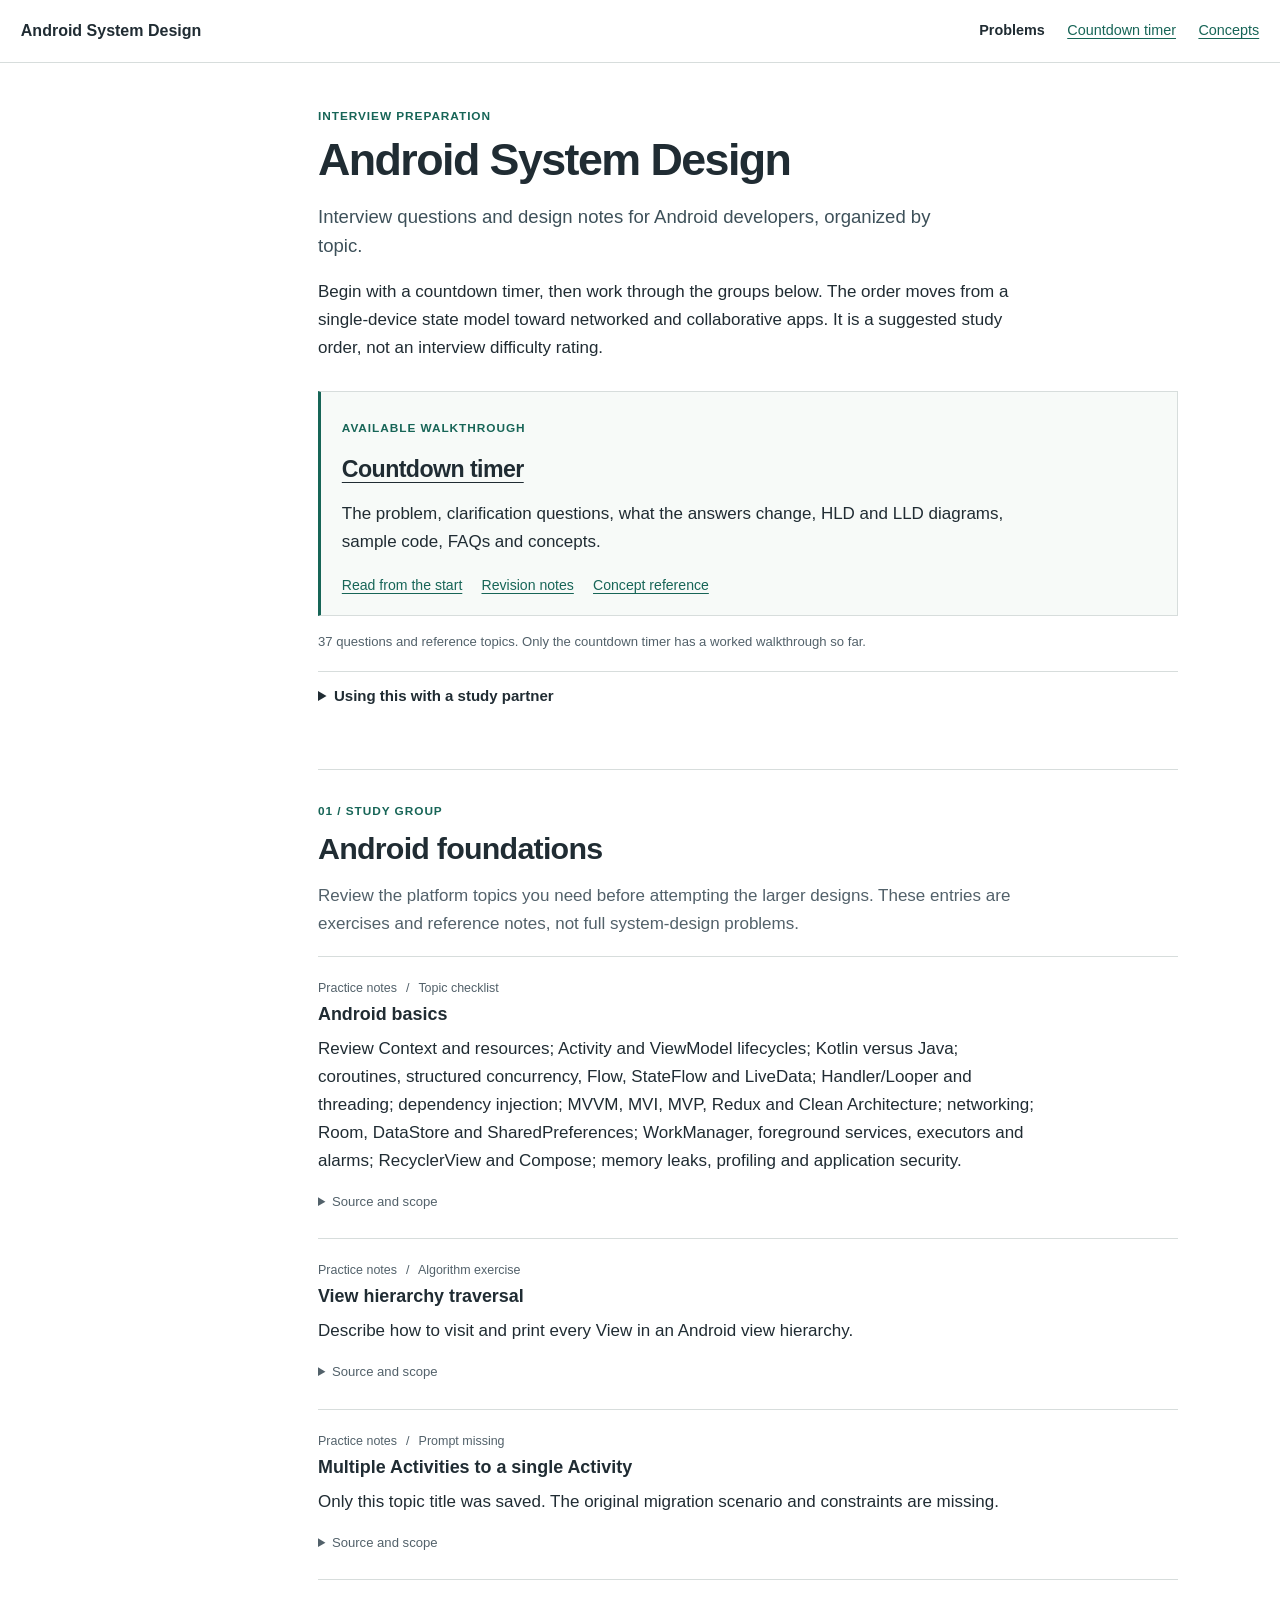
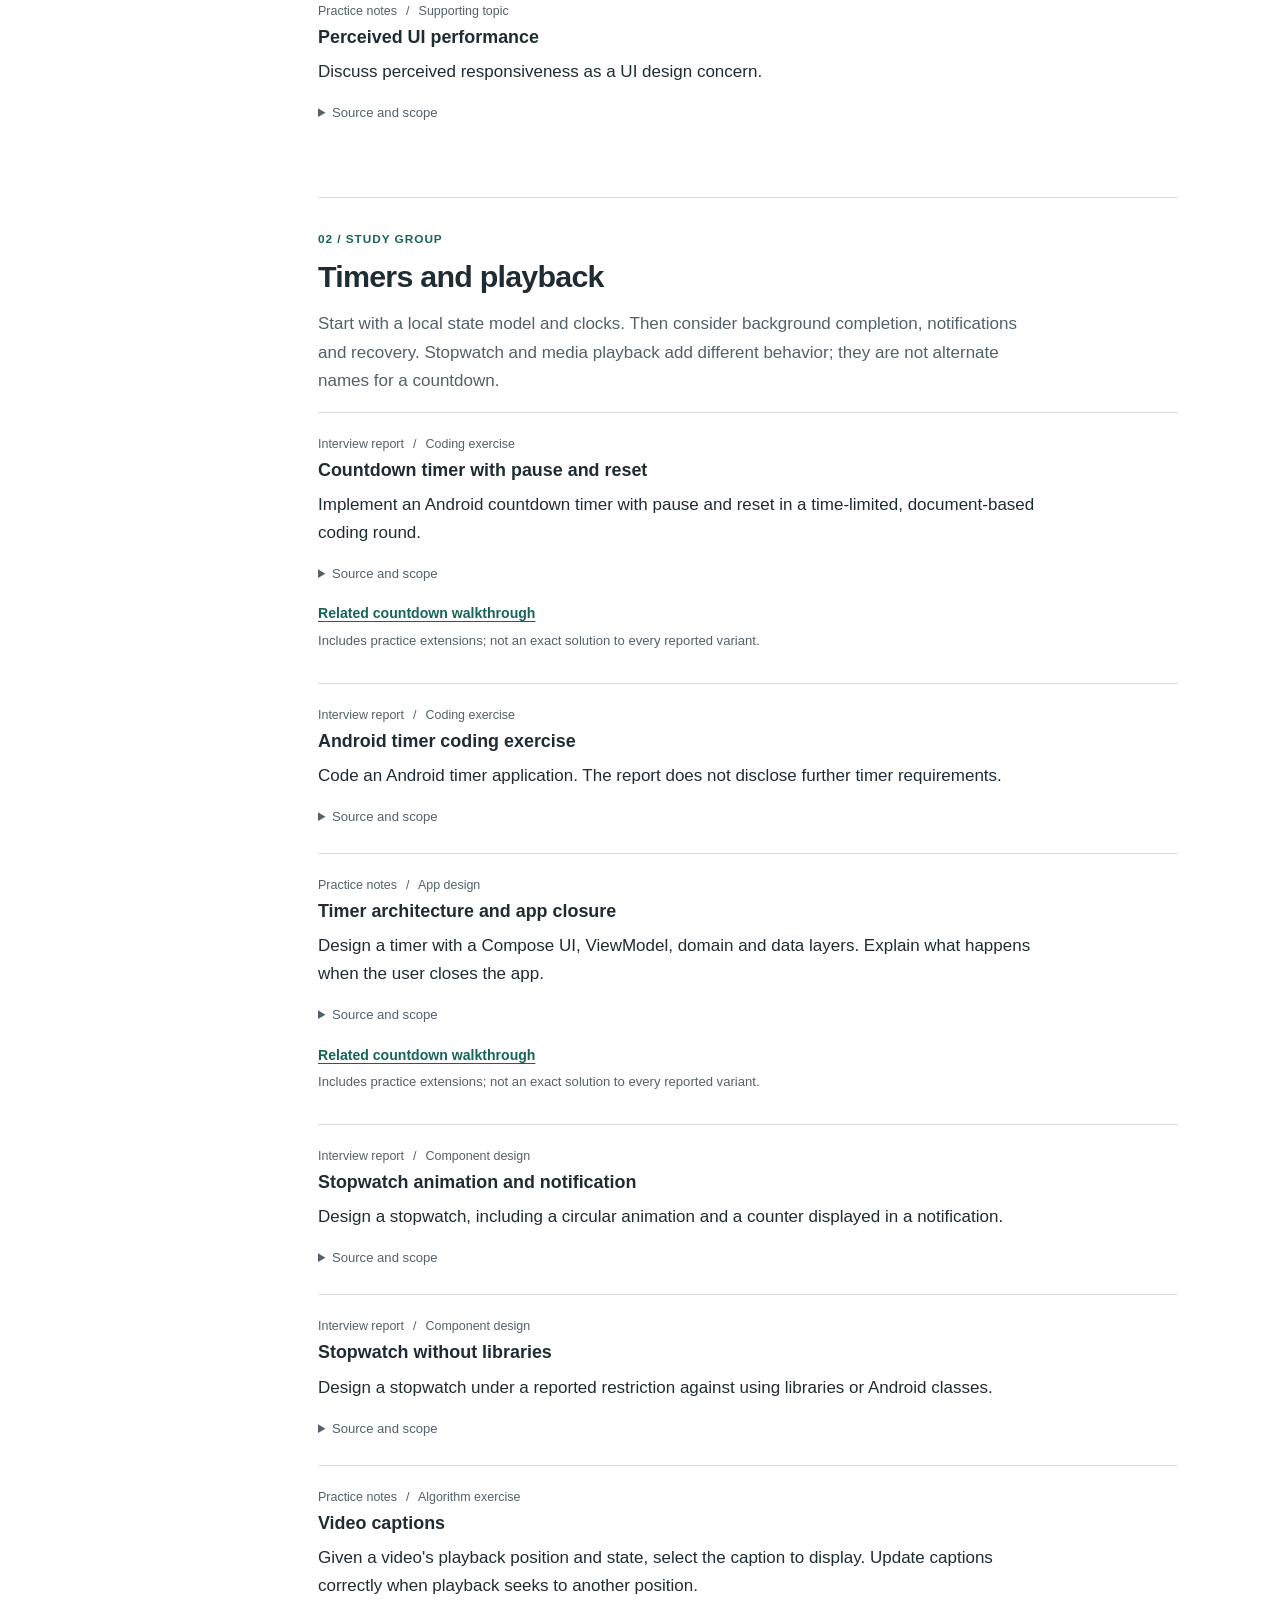
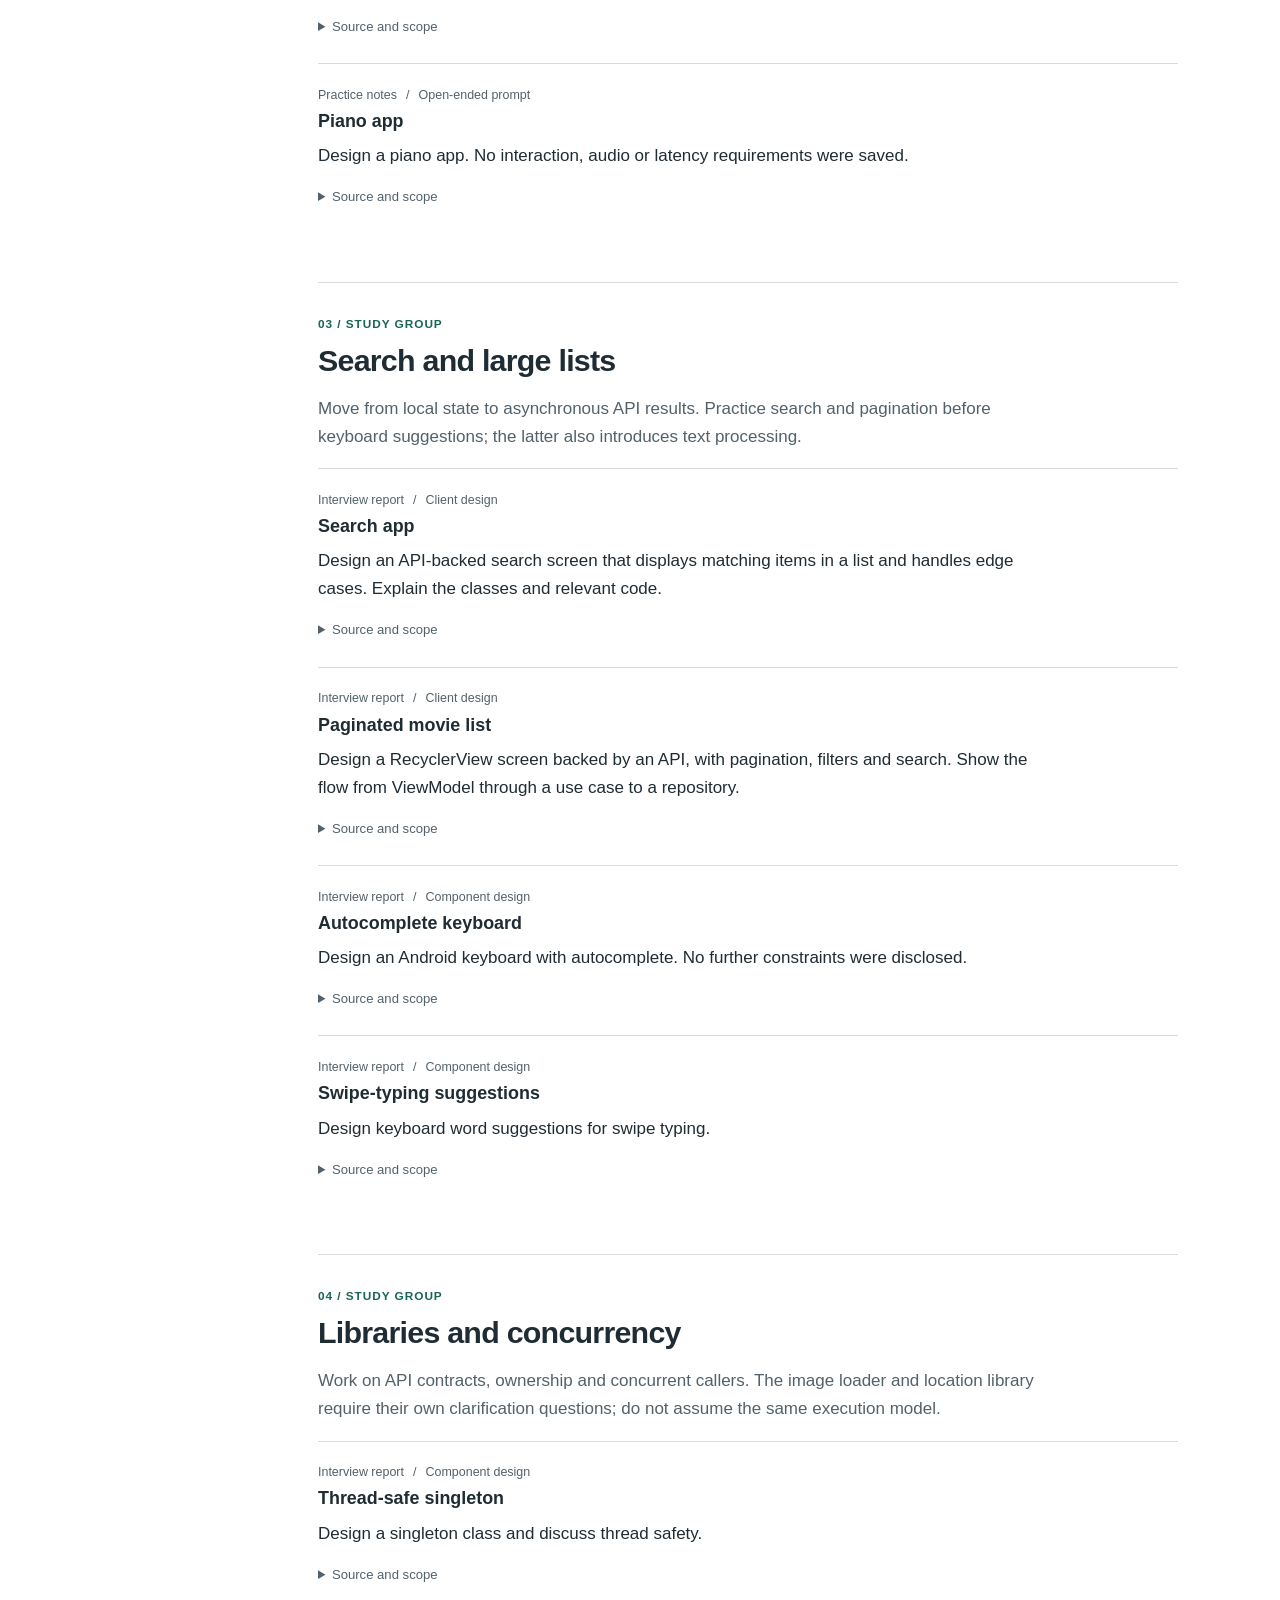
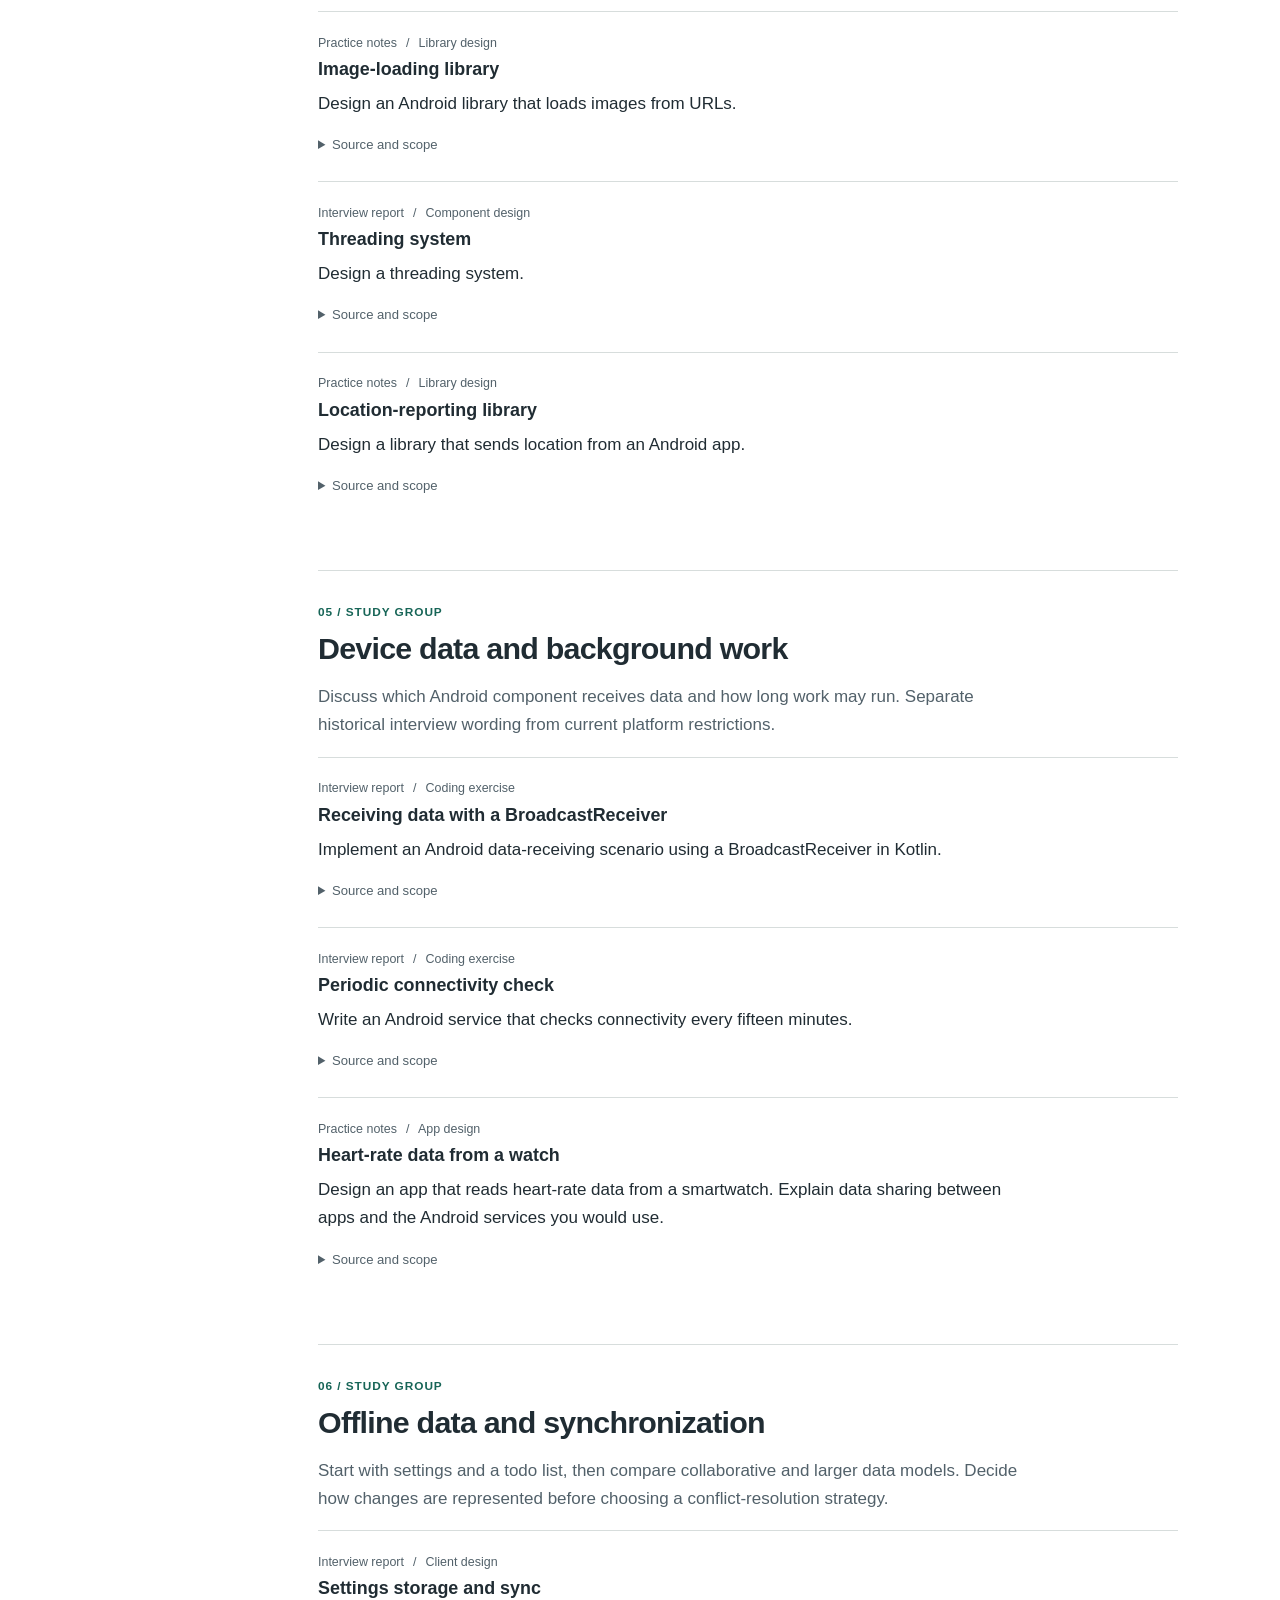
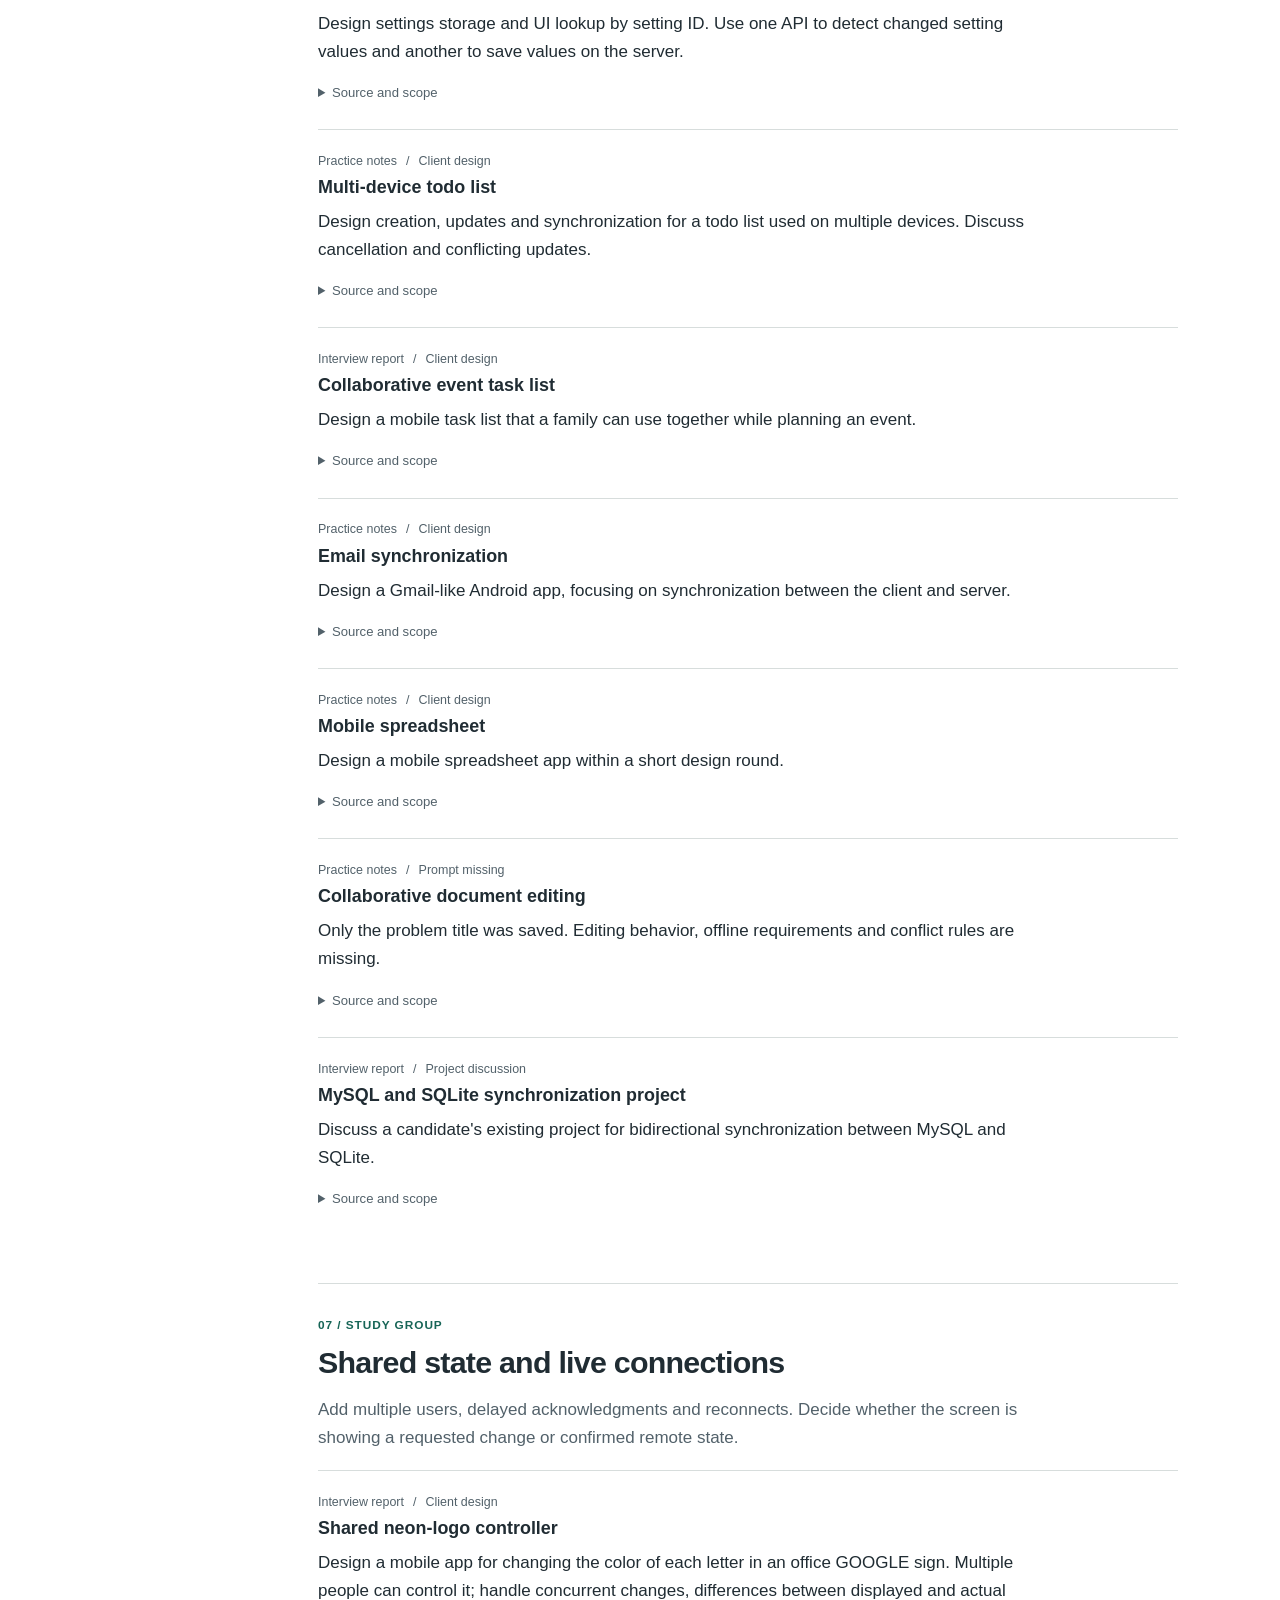
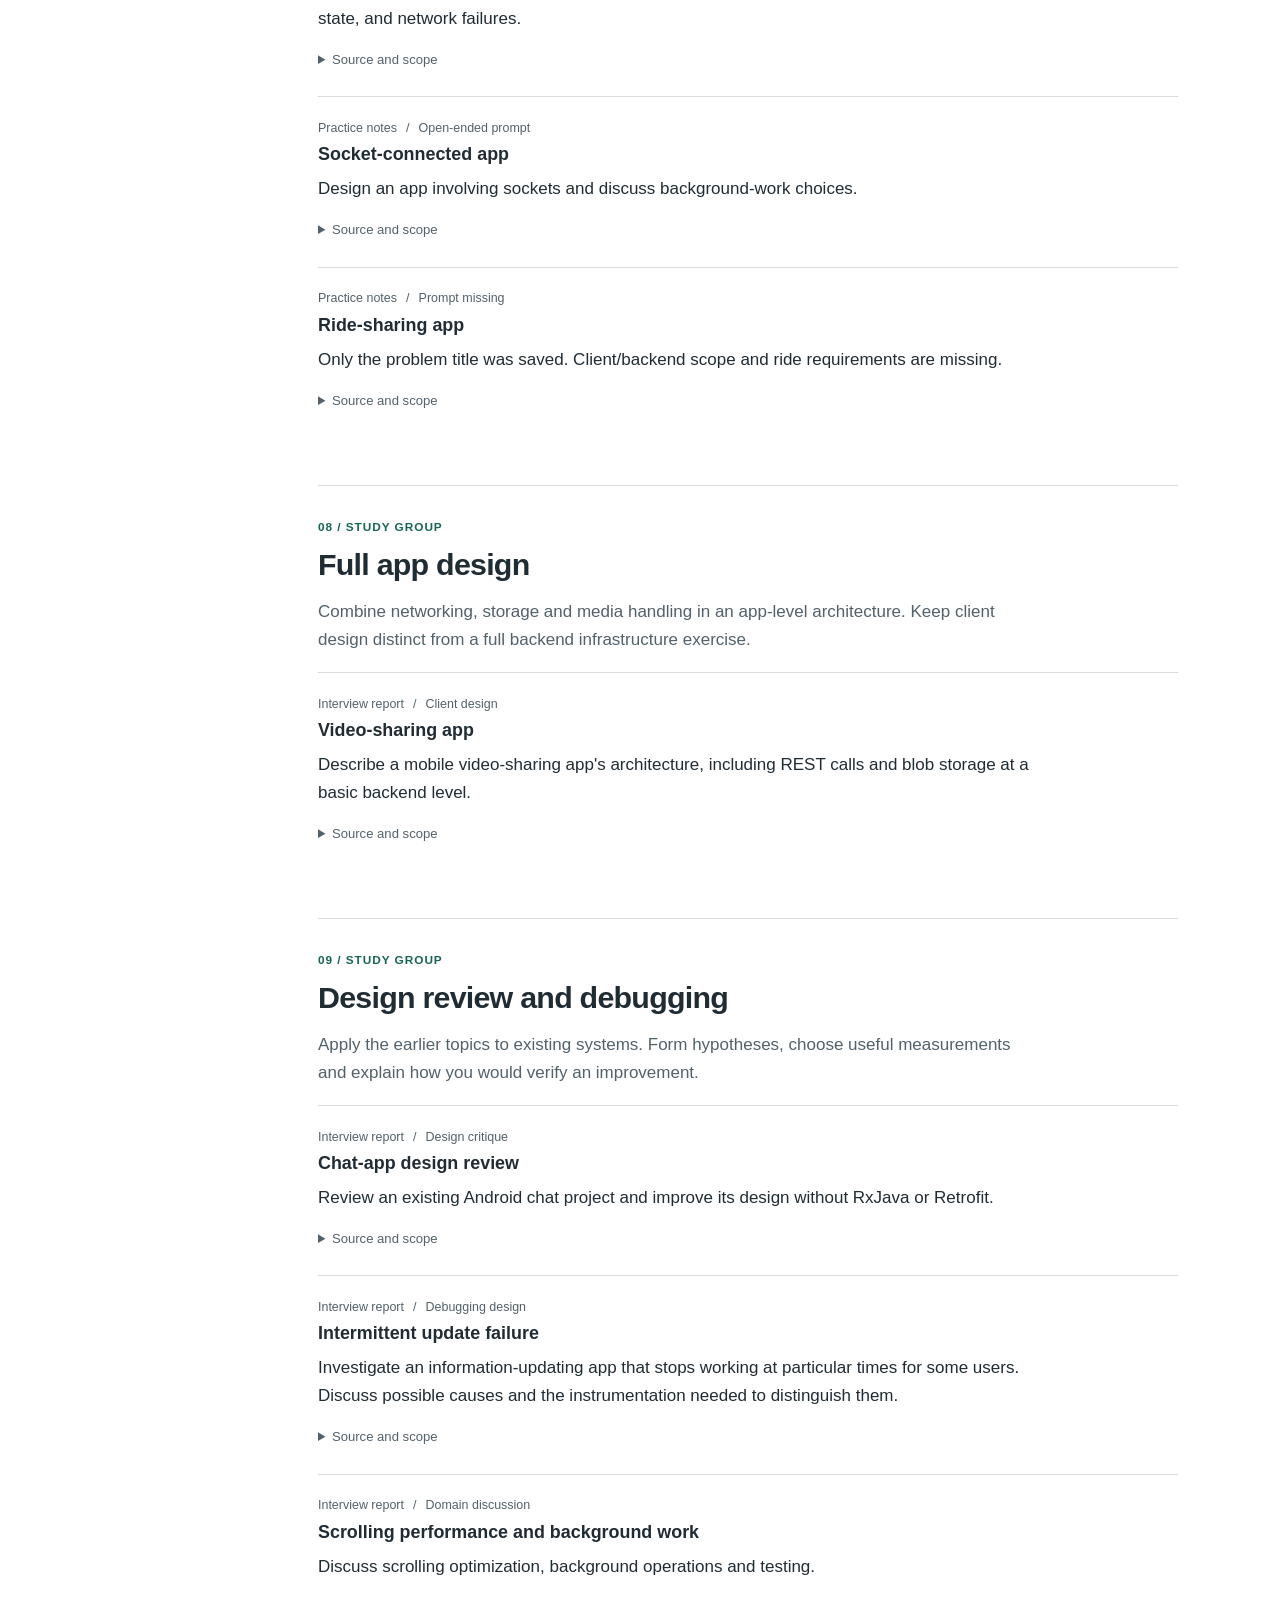
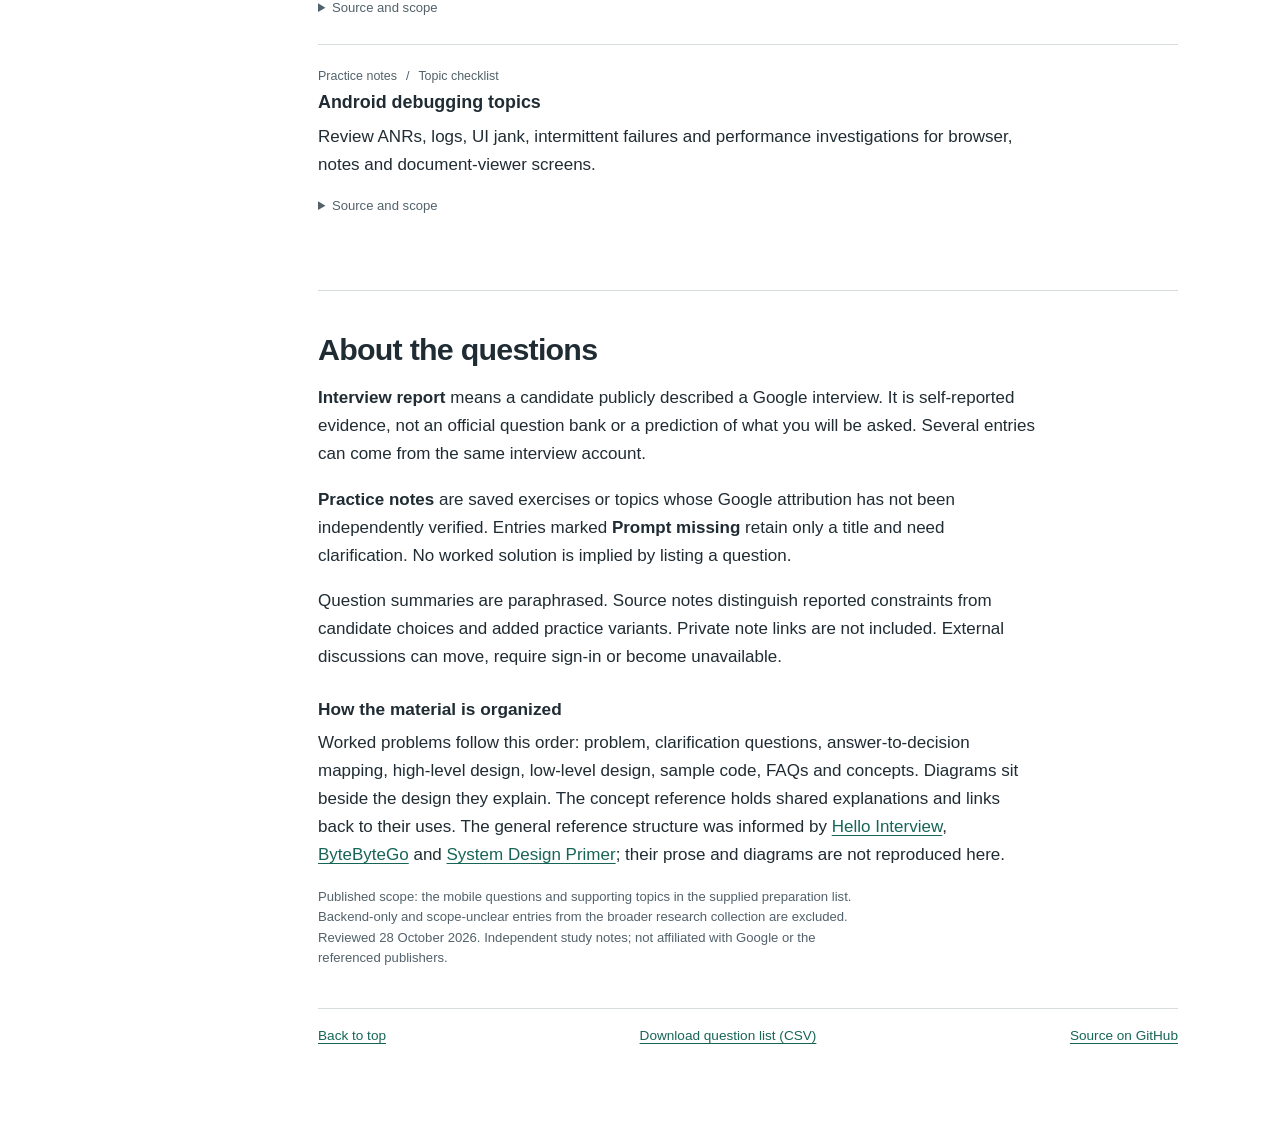
<file: index.html>
<!doctype html>
<html lang="en">
<head>
  <meta charset="utf-8">
  <meta name="viewport" content="width=device-width, initial-scale=1">
  <meta name="description" content="Android system-design practice: grouped interview questions, a countdown timer walkthrough with HLD and LLD, and a linked concept reference.">
  <title>Android System Design</title>
  <link rel="stylesheet" href="style.css">
</head>
<body>
<a class="skip" href="index.html#main">Skip to problems</a>
<header class="site-head">
  <a class="brand" href="./index.html">Android System Design</a>
  <nav aria-label="Main navigation"><a href="./index.html" aria-current="page">Problems</a><a href="problems/countdown-timer/index.html">Countdown timer</a><a href="concepts/index.html">Concepts</a></nav>
</header>
<div class="layout">
  <aside class="rail" aria-label="Problem groups">
    <details class="contents"><summary>Study groups</summary>
    <p class="rail-title">Study order</p>
    <nav aria-label="Problem families"><ol><li><a href="index.html#foundations"><span class="num">01</span>Android foundations</a></li><li><a href="index.html#timers"><span class="num">02</span>Timers and playback</a></li><li><a href="index.html#search"><span class="num">03</span>Search and large lists</a></li><li><a href="index.html#libraries"><span class="num">04</span>Libraries and concurrency</a></li><li><a href="index.html#device"><span class="num">05</span>Device data and background work</a></li><li><a href="index.html#sync"><span class="num">06</span>Offline data and synchronization</a></li><li><a href="index.html#live"><span class="num">07</span>Shared state and live connections</a></li><li><a href="index.html#media"><span class="num">08</span>Full app design</a></li><li><a href="index.html#review"><span class="num">09</span>Design review and debugging</a></li></ol>
    <div class="rail-extra"><a href="index.html#about">About the questions</a><a href="questions.csv" download>Download question list</a></div></nav>
    </details>
  </aside>
  <main id="main">
    <div class="eyebrow">Interview preparation</div>
    <h1>Android System Design</h1>
    <p class="lead">Interview questions and design notes for Android developers, organized by topic.</p>
    <p>Begin with a countdown timer, then work through the groups below. The order moves from a single-device state model toward networked and collaborative apps. It is a suggested study order, not an interview difficulty rating.</p>
    <section class="start-here" aria-labelledby="start-title">
      <p class="stage-label">Available walkthrough</p>
      <h2 id="start-title"><a href="problems/countdown-timer/index.html">Countdown timer</a></h2>
      <p>The problem, clarification questions, what the answers change, HLD and LLD diagrams, sample code, FAQs and concepts.</p>
      <p class="start-links"><a href="problems/countdown-timer/index.html#scope">Read from the start</a><a href="problems/countdown-timer/index.html#revision">Revision notes</a><a href="concepts/index.html">Concept reference</a></p>
    </section>
    <p class="meta">37 questions and reference topics. Only the countdown timer has a worked walkthrough so far.</p>
    <details class="study-notes"><summary>Using this with a study partner</summary><p>Choose a problem and ask clarification questions. Explain which decision each answer changes before drawing the HLD and LLD. Then try the code, discuss the FAQs and revisit the shared concepts. Compare your reasoning before reading a walkthrough.</p></details>
    <section class="stage family" id="foundations" aria-labelledby="foundations-title">
  <div class="stage-label">01 / Study group</div>
  <h2 id="foundations-title">Android foundations</h2>
  <p class="family-intro">Review the platform topics you need before attempting the larger designs. These entries are exercises and reference notes, not full system-design problems.</p>
  <article class="problem" id="android-basics" aria-labelledby="android-basics-title">
  <div class="problem-meta">Practice notes <span aria-hidden="true">/</span> Topic checklist</div>
  <h3 id="android-basics-title">Android basics</h3>
  <p>Review Context and resources; Activity and ViewModel lifecycles; Kotlin versus Java; coroutines, structured concurrency, Flow, StateFlow and LiveData; Handler/Looper and threading; dependency injection; MVVM, MVI, MVP, Redux and Clean Architecture; networking; Room, DataStore and SharedPreferences; WorkManager, foreground services, executors and alarms; RecyclerView and Compose; memory leaks, profiling and application security.</p>
  <details><summary>Source and scope</summary><p>A collected revision checklist, not one interview question. The linked discussion is a related Android question list, not verification that Google asked every topic.</p><p class="source-note"><a href="https://leetcode.com/discuss/post/4802219/android-interview-questions-by-vansh_sha-t8mw/" aria-label="Source for Android basics">Source discussion</a></p></details>

</article><article class="problem" id="view-hierarchy" aria-labelledby="view-hierarchy-title">
  <div class="problem-meta">Practice notes <span aria-hidden="true">/</span> Algorithm exercise</div>
  <h3 id="view-hierarchy-title">View hierarchy traversal</h3>
  <p>Describe how to visit and print every View in an Android view hierarchy.</p>
  <details><summary>Source and scope</summary><p>Saved exercise; Google attribution has not been independently verified.</p><p class="source-note">No public source link available.</p></details>

</article><article class="problem" id="single-activity" aria-labelledby="single-activity-title">
  <div class="problem-meta">Practice notes <span aria-hidden="true">/</span> Prompt missing</div>
  <h3 id="single-activity-title">Multiple Activities to a single Activity</h3>
  <p>Only this topic title was saved. The original migration scenario and constraints are missing.</p>
  <details><summary>Source and scope</summary><p>Agree on a practice scenario before attempting a design; do not infer an interview prompt from the title.</p><p class="source-note">No public source link available.</p></details>

</article><article class="problem" id="ui-perception" aria-labelledby="ui-perception-title">
  <div class="problem-meta">Practice notes <span aria-hidden="true">/</span> Supporting topic</div>
  <h3 id="ui-perception-title">Perceived UI performance</h3>
  <p>Discuss perceived responsiveness as a UI design concern.</p>
  <details><summary>Source and scope</summary><p>A supporting note, not a reported interview question.</p><p class="source-note">No public source link available.</p></details>

</article>
</section><section class="stage family" id="timers" aria-labelledby="timers-title">
  <div class="stage-label">02 / Study group</div>
  <h2 id="timers-title">Timers and playback</h2>
  <p class="family-intro">Start with a local state model and clocks. Then consider background completion, notifications and recovery. Stopwatch and media playback add different behavior; they are not alternate names for a countdown.</p>
  <article class="problem" id="countdown-pause-reset" aria-labelledby="countdown-pause-reset-title">
  <div class="problem-meta">Interview report <span aria-hidden="true">/</span> Coding exercise</div>
  <h3 id="countdown-pause-reset-title">Countdown timer with pause and reset</h3>
  <p>Implement an Android countdown timer with pause and reset in a time-limited, document-based coding round.</p>
  <details><summary>Source and scope</summary><p>The candidate chose XML and an Activity; those were not mandated architectural requirements. The worked lesson adds background completion and recovery as practice extensions.</p><p class="source-note"><a href="https://www.reddit.com/r/androiddev/comments/wseejt/comment/l4w9ah0/" aria-label="Source for Countdown timer with pause and reset">Source discussion</a></p></details>
<p class="lesson-link"><a href="problems/countdown-timer/index.html">Related countdown walkthrough</a> <span class="source-note">Includes practice extensions; not an exact solution to every reported variant.</span></p>
</article><article class="problem" id="android-timer-coding" aria-labelledby="android-timer-coding-title">
  <div class="problem-meta">Interview report <span aria-hidden="true">/</span> Coding exercise</div>
  <h3 id="android-timer-coding-title">Android timer coding exercise</h3>
  <p>Code an Android timer application. The report does not disclose further timer requirements.</p>
  <details><summary>Source and scope</summary><p>The author says the system-design round was skipped. This is evidence of a platform coding task, not a system-design round.</p><p class="source-note"><a href="https://leetcode.com/discuss/post/1108997/london-amazon-facebook-goolge-3-offers/" aria-label="Source for Android timer coding exercise">Source discussion</a></p></details>

</article><article class="problem" id="timer-architecture" aria-labelledby="timer-architecture-title">
  <div class="problem-meta">Practice notes <span aria-hidden="true">/</span> App design</div>
  <h3 id="timer-architecture-title">Timer architecture and app closure</h3>
  <p>Design a timer with a Compose UI, ViewModel, domain and data layers. Explain what happens when the user closes the app.</p>
  <details><summary>Source and scope</summary><p>Saved wording is not independently verified as a Google interview report. The worked lesson states its own interpretation of app closure.</p><p class="source-note">No public source link available.</p></details>
<p class="lesson-link"><a href="problems/countdown-timer/index.html">Related countdown walkthrough</a> <span class="source-note">Includes practice extensions; not an exact solution to every reported variant.</span></p>
</article><article class="problem" id="stopwatch-animation" aria-labelledby="stopwatch-animation-title">
  <div class="problem-meta">Interview report <span aria-hidden="true">/</span> Component design</div>
  <h3 id="stopwatch-animation-title">Stopwatch animation and notification</h3>
  <p>Design a stopwatch, including a circular animation and a counter displayed in a notification.</p>
  <details><summary>Source and scope</summary><p>The candidate identifies animation and notification display as difficult parts. A stopwatch walkthrough has not been written yet.</p><p class="source-note"><a href="https://www.reddit.com/r/androiddev/comments/wseejt/comment/ikxnh6s/" aria-label="Source for Stopwatch animation and notification">Source discussion</a></p></details>

</article><article class="problem" id="stopwatch-no-libraries" aria-labelledby="stopwatch-no-libraries-title">
  <div class="problem-meta">Interview report <span aria-hidden="true">/</span> Component design</div>
  <h3 id="stopwatch-no-libraries-title">Stopwatch without libraries</h3>
  <p>Design a stopwatch under a reported restriction against using libraries or Android classes.</p>
  <details><summary>Source and scope</summary><p>The author&#x27;s later description mentions Flow and ViewModel. The report does not resolve that tension; do not invent exemptions. Other follow-ups were not disclosed.</p><p class="source-note"><a href="https://medium.com/@prabhat.rai1707/google-android-interview-experience-bangalore-a325ede7d9b3" aria-label="Source for Stopwatch without libraries">Source discussion</a></p></details>

</article><article class="problem" id="media-captions" aria-labelledby="media-captions-title">
  <div class="problem-meta">Practice notes <span aria-hidden="true">/</span> Algorithm exercise</div>
  <h3 id="media-captions-title">Video captions</h3>
  <p>Given a video&#x27;s playback position and state, select the caption to display. Update captions correctly when playback seeks to another position.</p>
  <details><summary>Source and scope</summary><p>Saved MediaPlayer exercise; Google attribution has not been independently verified.</p><p class="source-note">No public source link available.</p></details>

</article><article class="problem" id="piano" aria-labelledby="piano-title">
  <div class="problem-meta">Practice notes <span aria-hidden="true">/</span> Open-ended prompt</div>
  <h3 id="piano-title">Piano app</h3>
  <p>Design a piano app. No interaction, audio or latency requirements were saved.</p>
  <details><summary>Source and scope</summary><p>Clarify the scope before choosing UI or audio APIs. Google attribution is unverified.</p><p class="source-note">No public source link available.</p></details>

</article>
</section><section class="stage family" id="search" aria-labelledby="search-title">
  <div class="stage-label">03 / Study group</div>
  <h2 id="search-title">Search and large lists</h2>
  <p class="family-intro">Move from local state to asynchronous API results. Practice search and pagination before keyboard suggestions; the latter also introduces text processing.</p>
  <article class="problem" id="item-search" aria-labelledby="item-search-title">
  <div class="problem-meta">Interview report <span aria-hidden="true">/</span> Client design</div>
  <h3 id="item-search-title">Search app</h3>
  <p>Design an API-backed search screen that displays matching items in a list and handles edge cases. Explain the classes and relevant code.</p>
  <details><summary>Source and scope</summary><p>Debouncing and caching were candidate proposals, not confirmed interviewer requirements. Exact follow-ups were not disclosed.</p><p class="source-note"><a href="https://medium.com/@prabhat.rai1707/google-android-interview-experience-bangalore-a325ede7d9b3" aria-label="Source for Search app">Source discussion</a></p></details>

</article><article class="problem" id="movie-list" aria-labelledby="movie-list-title">
  <div class="problem-meta">Interview report <span aria-hidden="true">/</span> Client design</div>
  <h3 id="movie-list-title">Paginated movie list</h3>
  <p>Design a RecyclerView screen backed by an API, with pagination, filters and search. Show the flow from ViewModel through a use case to a repository.</p>
  <details><summary>Source and scope</summary><p>Cursor pagination was the candidate&#x27;s choice. Saved related variants ask for XML, adapter and ViewHolder code, and an endless carousel over a huge dataset; those variants are not independently verified requirements of the linked report.</p><p class="source-note"><a href="https://medium.com/@prabhat.rai1707/google-android-interview-experience-bangalore-a325ede7d9b3" aria-label="Source for Paginated movie list">Source discussion</a></p></details>

</article><article class="problem" id="autocomplete-keyboard" aria-labelledby="autocomplete-keyboard-title">
  <div class="problem-meta">Interview report <span aria-hidden="true">/</span> Component design</div>
  <h3 id="autocomplete-keyboard-title">Autocomplete keyboard</h3>
  <p>Design an Android keyboard with autocomplete. No further constraints were disclosed.</p>
  <details><summary>Source and scope</summary><p>This is a separate account from the swipe-typing report; do not count them as the same interview.</p><p class="source-note"><a href="https://www.reddit.com/r/androiddev/comments/wseejt/comment/ldqp7mh/" aria-label="Source for Autocomplete keyboard">Source discussion</a></p></details>

</article><article class="problem" id="swipe-typing" aria-labelledby="swipe-typing-title">
  <div class="problem-meta">Interview report <span aria-hidden="true">/</span> Component design</div>
  <h3 id="swipe-typing-title">Swipe-typing suggestions</h3>
  <p>Design keyboard word suggestions for swipe typing.</p>
  <details><summary>Source and scope</summary><p>The report does not disclose the prediction model, dictionary or latency constraints.</p><p class="source-note"><a href="https://www.reddit.com/r/androiddev/comments/wseejt/comment/ikytk60/" aria-label="Source for Swipe-typing suggestions">Source discussion</a></p></details>

</article>
</section><section class="stage family" id="libraries" aria-labelledby="libraries-title">
  <div class="stage-label">04 / Study group</div>
  <h2 id="libraries-title">Libraries and concurrency</h2>
  <p class="family-intro">Work on API contracts, ownership and concurrent callers. The image loader and location library require their own clarification questions; do not assume the same execution model.</p>
  <article class="problem" id="singleton" aria-labelledby="singleton-title">
  <div class="problem-meta">Interview report <span aria-hidden="true">/</span> Component design</div>
  <h3 id="singleton-title">Thread-safe singleton</h3>
  <p>Design a singleton class and discuss thread safety.</p>
  <details><summary>Source and scope</summary><p>Thread-safety follow-ups were reported, but their exact wording was not disclosed.</p><p class="source-note"><a href="https://medium.com/@prabhat.rai1707/google-android-interview-experience-bangalore-a325ede7d9b3" aria-label="Source for Thread-safe singleton">Source discussion</a></p></details>

</article><article class="problem" id="image-loader" aria-labelledby="image-loader-title">
  <div class="problem-meta">Practice notes <span aria-hidden="true">/</span> Library design</div>
  <h3 id="image-loader-title">Image-loading library</h3>
  <p>Design an Android library that loads images from URLs.</p>
  <details><summary>Source and scope</summary><p>The saved prompt gives no cache, cancellation or concurrency requirements. Clarify them during practice; Google attribution is unverified.</p><p class="source-note">No public source link available.</p></details>

</article><article class="problem" id="threading-system" aria-labelledby="threading-system-title">
  <div class="problem-meta">Interview report <span aria-hidden="true">/</span> Component design</div>
  <h3 id="threading-system-title">Threading system</h3>
  <p>Design a threading system.</p>
  <details><summary>Source and scope</summary><p>The account gives no API, scheduling or execution requirements. Treat the sparse wording as a starting point for clarification, not a complete specification.</p><p class="source-note"><a href="https://www.reddit.com/r/androiddev/comments/wseejt/comment/ikytajr/" aria-label="Source for Threading system">Source discussion</a></p></details>

</article><article class="problem" id="location-library" aria-labelledby="location-library-title">
  <div class="problem-meta">Practice notes <span aria-hidden="true">/</span> Library design</div>
  <h3 id="location-library-title">Location-reporting library</h3>
  <p>Design a library that sends location from an Android app.</p>
  <details><summary>Source and scope</summary><p>Frequency, destination and background behavior were not saved. Google attribution is unverified.</p><p class="source-note">No public source link available.</p></details>

</article>
</section><section class="stage family" id="device" aria-labelledby="device-title">
  <div class="stage-label">05 / Study group</div>
  <h2 id="device-title">Device data and background work</h2>
  <p class="family-intro">Discuss which Android component receives data and how long work may run. Separate historical interview wording from current platform restrictions.</p>
  <article class="problem" id="broadcast-receiver" aria-labelledby="broadcast-receiver-title">
  <div class="problem-meta">Interview report <span aria-hidden="true">/</span> Coding exercise</div>
  <h3 id="broadcast-receiver-title">Receiving data with a BroadcastReceiver</h3>
  <p>Implement an Android data-receiving scenario using a BroadcastReceiver in Kotlin.</p>
  <details><summary>Source and scope</summary><p>The full scenario is unavailable. The candidate reports missing a long-running-work edge case. The post&#x27;s timing claim is not used as current Android guidance.</p><p class="source-note"><a href="https://medium.com/@prabhat.rai1707/google-london-interview-experience-b0f61cd09061" aria-label="Source for Receiving data with a BroadcastReceiver">Source discussion</a></p></details>

</article><article class="problem" id="connectivity-service" aria-labelledby="connectivity-service-title">
  <div class="problem-meta">Interview report <span aria-hidden="true">/</span> Coding exercise</div>
  <h3 id="connectivity-service-title">Periodic connectivity check</h3>
  <p>Write an Android service that checks connectivity every fifteen minutes.</p>
  <details><summary>Source and scope</summary><p>A historical reported prompt, not a recommendation to implement periodic background work with an unrestricted service today.</p><p class="source-note"><a href="https://www.reddit.com/r/androiddev/comments/wseejt/comment/il043rr/" aria-label="Source for Periodic connectivity check">Source discussion</a></p></details>

</article><article class="problem" id="heart-rate" aria-labelledby="heart-rate-title">
  <div class="problem-meta">Practice notes <span aria-hidden="true">/</span> App design</div>
  <h3 id="heart-rate-title">Heart-rate data from a watch</h3>
  <p>Design an app that reads heart-rate data from a smartwatch. Explain data sharing between apps and the Android services you would use.</p>
  <details><summary>Source and scope</summary><p>Saved practice prompt; Google attribution is unverified.</p><p class="source-note">No public source link available.</p></details>

</article>
</section><section class="stage family" id="sync" aria-labelledby="sync-title">
  <div class="stage-label">06 / Study group</div>
  <h2 id="sync-title">Offline data and synchronization</h2>
  <p class="family-intro">Start with settings and a todo list, then compare collaborative and larger data models. Decide how changes are represented before choosing a conflict-resolution strategy.</p>
  <article class="problem" id="settings-sync" aria-labelledby="settings-sync-title">
  <div class="problem-meta">Interview report <span aria-hidden="true">/</span> Client design</div>
  <h3 id="settings-sync-title">Settings storage and sync</h3>
  <p>Design settings storage and UI lookup by setting ID. Use one API to detect changed setting values and another to save values on the server.</p>
  <details><summary>Source and scope</summary><p>Offline storage and MVVM were the candidate&#x27;s solution, not additional stated requirements.</p><p class="source-note"><a href="https://medium.com/@himv1998/google-interview-sde-2-android-438e60d6031d" aria-label="Source for Settings storage and sync">Source discussion</a></p></details>

</article><article class="problem" id="todo-sync" aria-labelledby="todo-sync-title">
  <div class="problem-meta">Practice notes <span aria-hidden="true">/</span> Client design</div>
  <h3 id="todo-sync-title">Multi-device todo list</h3>
  <p>Design creation, updates and synchronization for a todo list used on multiple devices. Discuss cancellation and conflicting updates.</p>
  <details><summary>Source and scope</summary><p>Saved practice prompt; Google attribution is unverified.</p><p class="source-note">No public source link available.</p></details>

</article><article class="problem" id="event-planning" aria-labelledby="event-planning-title">
  <div class="problem-meta">Interview report <span aria-hidden="true">/</span> Client design</div>
  <h3 id="event-planning-title">Collaborative event task list</h3>
  <p>Design a mobile task list that a family can use together while planning an event.</p>
  <details><summary>Source and scope</summary><p>Permissions, locations, categories and comments were the candidate&#x27;s suggested clarification areas, not confirmed requirements.</p><p class="source-note"><a href="https://www.reddit.com/r/androiddev/comments/1e0kjtu/comment/lcopbtw/" aria-label="Source for Collaborative event task list">Source discussion</a></p></details>

</article><article class="problem" id="gmail-sync" aria-labelledby="gmail-sync-title">
  <div class="problem-meta">Practice notes <span aria-hidden="true">/</span> Client design</div>
  <h3 id="gmail-sync-title">Email synchronization</h3>
  <p>Design a Gmail-like Android app, focusing on synchronization between the client and server.</p>
  <details><summary>Source and scope</summary><p>Saved practice prompt; Google attribution is unverified.</p><p class="source-note">No public source link available.</p></details>

</article><article class="problem" id="spreadsheet" aria-labelledby="spreadsheet-title">
  <div class="problem-meta">Practice notes <span aria-hidden="true">/</span> Client design</div>
  <h3 id="spreadsheet-title">Mobile spreadsheet</h3>
  <p>Design a mobile spreadsheet app within a short design round.</p>
  <details><summary>Source and scope</summary><p>The saved note mentions a half-hour design discussion and a separate Android-basics segment. It does not specify collaboration or formula requirements. Google attribution is unverified.</p><p class="source-note">No public source link available.</p></details>

</article><article class="problem" id="document-editing" aria-labelledby="document-editing-title">
  <div class="problem-meta">Practice notes <span aria-hidden="true">/</span> Prompt missing</div>
  <h3 id="document-editing-title">Collaborative document editing</h3>
  <p>Only the problem title was saved. Editing behavior, offline requirements and conflict rules are missing.</p>
  <details><summary>Source and scope</summary><p>Confirm the prompt before treating it as a particular Google Docs interview question.</p><p class="source-note">No public source link available.</p></details>

</article><article class="problem" id="database-sync-discussion" aria-labelledby="database-sync-discussion-title">
  <div class="problem-meta">Interview report <span aria-hidden="true">/</span> Project discussion</div>
  <h3 id="database-sync-discussion-title">MySQL and SQLite synchronization project</h3>
  <p>Discuss a candidate&#x27;s existing project for bidirectional synchronization between MySQL and SQLite.</p>
  <details><summary>Source and scope</summary><p>This was a resume/project discussion, not evidence that the interviewer assigned a new offline-sync design.</p><p class="source-note"><a href="https://www.geeksforgeeks.org/interview-experiences/google-interview-experience/" aria-label="Source for MySQL and SQLite synchronization project">Source discussion</a></p></details>

</article>
</section><section class="stage family" id="live" aria-labelledby="live-title">
  <div class="stage-label">07 / Study group</div>
  <h2 id="live-title">Shared state and live connections</h2>
  <p class="family-intro">Add multiple users, delayed acknowledgments and reconnects. Decide whether the screen is showing a requested change or confirmed remote state.</p>
  <article class="problem" id="neon-logo" aria-labelledby="neon-logo-title">
  <div class="problem-meta">Interview report <span aria-hidden="true">/</span> Client design</div>
  <h3 id="neon-logo-title">Shared neon-logo controller</h3>
  <p>Design a mobile app for changing the color of each letter in an office GOOGLE sign. Multiple people can control it; handle concurrent changes, differences between displayed and actual state, and network failures.</p>
  <details><summary>Source and scope</summary><p>The linked candidate account reports these constraints.</p><p class="source-note"><a href="https://leetcode.com/discuss/post/5597647/Google-or-L5-Android-or-Offer/" aria-label="Source for Shared neon-logo controller">Source discussion</a></p></details>

</article><article class="problem" id="sockets" aria-labelledby="sockets-title">
  <div class="problem-meta">Practice notes <span aria-hidden="true">/</span> Open-ended prompt</div>
  <h3 id="sockets-title">Socket-connected app</h3>
  <p>Design an app involving sockets and discuss background-work choices.</p>
  <details><summary>Source and scope</summary><p>The saved account mentions WorkManager but gives no product or protocol requirements. Google attribution is unverified.</p><p class="source-note">No public source link available.</p></details>

</article><article class="problem" id="ride-sharing" aria-labelledby="ride-sharing-title">
  <div class="problem-meta">Practice notes <span aria-hidden="true">/</span> Prompt missing</div>
  <h3 id="ride-sharing-title">Ride-sharing app</h3>
  <p>Only the problem title was saved. Client/backend scope and ride requirements are missing.</p>
  <details><summary>Source and scope</summary><p>Do not replace the missing prompt with a generic backend Uber design without agreeing on the scope.</p><p class="source-note">No public source link available.</p></details>

</article>
</section><section class="stage family" id="media" aria-labelledby="media-title">
  <div class="stage-label">08 / Study group</div>
  <h2 id="media-title">Full app design</h2>
  <p class="family-intro">Combine networking, storage and media handling in an app-level architecture. Keep client design distinct from a full backend infrastructure exercise.</p>
  <article class="problem" id="video-sharing" aria-labelledby="video-sharing-title">
  <div class="problem-meta">Interview report <span aria-hidden="true">/</span> Client design</div>
  <h3 id="video-sharing-title">Video-sharing app</h3>
  <p>Describe a mobile video-sharing app&#x27;s architecture, including REST calls and blob storage at a basic backend level.</p>
  <details><summary>Source and scope</summary><p>The commenter confirms mobile but not Android versus iOS or level. Detailed backend internals were not part of the reported scope.</p><p class="source-note"><a href="https://www.reddit.com/r/androiddev/comments/1e0kjtu/comment/lcolzk8/" aria-label="Source for Video-sharing app">Source discussion</a></p></details>

</article>
</section><section class="stage family" id="review" aria-labelledby="review-title">
  <div class="stage-label">09 / Study group</div>
  <h2 id="review-title">Design review and debugging</h2>
  <p class="family-intro">Apply the earlier topics to existing systems. Form hypotheses, choose useful measurements and explain how you would verify an improvement.</p>
  <article class="problem" id="chat-critique" aria-labelledby="chat-critique-title">
  <div class="problem-meta">Interview report <span aria-hidden="true">/</span> Design critique</div>
  <h3 id="chat-critique-title">Chat-app design review</h3>
  <p>Review an existing Android chat project and improve its design without RxJava or Retrofit.</p>
  <details><summary>Source and scope</summary><p>MVVM was proposed by the candidate, not required. The interviewer pushed beyond the initial Google-library suggestion.</p><p class="source-note"><a href="https://leetcode.com/discuss/post/418626/" aria-label="Source for Chat-app design review">Source discussion</a></p></details>

</article><article class="problem" id="intermittent-failure" aria-labelledby="intermittent-failure-title">
  <div class="problem-meta">Interview report <span aria-hidden="true">/</span> Debugging design</div>
  <h3 id="intermittent-failure-title">Intermittent update failure</h3>
  <p>Investigate an information-updating app that stops working at particular times for some users. Discuss possible causes and the instrumentation needed to distinguish them.</p>
  <details><summary>Source and scope</summary><p>The report establishes neither a root cause nor a preferred analytics product.</p><p class="source-note"><a href="https://www.reddit.com/r/androiddev/comments/1e0kjtu/comment/lcolzk8/" aria-label="Source for Intermittent update failure">Source discussion</a></p></details>

</article><article class="problem" id="scroll-performance" aria-labelledby="scroll-performance-title">
  <div class="problem-meta">Interview report <span aria-hidden="true">/</span> Domain discussion</div>
  <h3 id="scroll-performance-title">Scrolling performance and background work</h3>
  <p>Discuss scrolling optimization, background operations and testing.</p>
  <details><summary>Source and scope</summary><p>Specific scenarios and follow-ups were not disclosed; this is not a reconstructed app-design exercise.</p><p class="source-note"><a href="https://leetcode.com/discuss/post/1110505/facebook-google-london-offers/" aria-label="Source for Scrolling performance and background work">Source discussion</a></p></details>

</article><article class="problem" id="debugging-topics" aria-labelledby="debugging-topics-title">
  <div class="problem-meta">Practice notes <span aria-hidden="true">/</span> Topic checklist</div>
  <h3 id="debugging-topics-title">Android debugging topics</h3>
  <p>Review ANRs, logs, UI jank, intermittent failures and performance investigations for browser, notes and document-viewer screens.</p>
  <details><summary>Source and scope</summary><p>A saved topic index, not full interview prompts. Google attribution is unverified.</p><p class="source-note">No public source link available.</p></details>

</article>
</section>
    <section class="stage" id="about" aria-labelledby="about-title">
      <h2 id="about-title">About the questions</h2>
      <p><strong>Interview report</strong> means a candidate publicly described a Google interview. It is self-reported evidence, not an official question bank or a prediction of what you will be asked. Several entries can come from the same interview account.</p>
      <p><strong>Practice notes</strong> are saved exercises or topics whose Google attribution has not been independently verified. Entries marked <strong>Prompt missing</strong> retain only a title and need clarification. No worked solution is implied by listing a question.</p>
      <p>Question summaries are paraphrased. Source notes distinguish reported constraints from candidate choices and added practice variants. Private note links are not included. External discussions can move, require sign-in or become unavailable.</p>
      <h3>How the material is organized</h3>
      <p>Worked problems follow this order: problem, clarification questions, answer-to-decision mapping, high-level design, low-level design, sample code, FAQs and concepts. Diagrams sit beside the design they explain. The concept reference holds shared explanations and links back to their uses. The general reference structure was informed by <a href="https://www.hellointerview.com/learn/system-design/in-a-hurry/delivery">Hello Interview</a>, <a href="https://bytebytego.com/courses/system-design-interview/a-framework-for-system-design-interviews">ByteByteGo</a> and <a href="https://github.com/donnemartin/system-design-primer">System Design Primer</a>; their prose and diagrams are not reproduced here.</p>
      <p class="source-note">Published scope: the mobile questions and supporting topics in the supplied preparation list. Backend-only and scope-unclear entries from the broader research collection are excluded. Reviewed 28 October 2026. Independent study notes; not affiliated with Google or the referenced publishers.</p>
    </section>
    <footer class="footer-nav"><a href="index.html#main">Back to top</a><a href="questions.csv" download>Download question list (CSV)</a><a href="https://github.com/atulac/android-system-design">Source on GitHub</a></footer>
  </main>
</div>
</body>
</html>
</file>
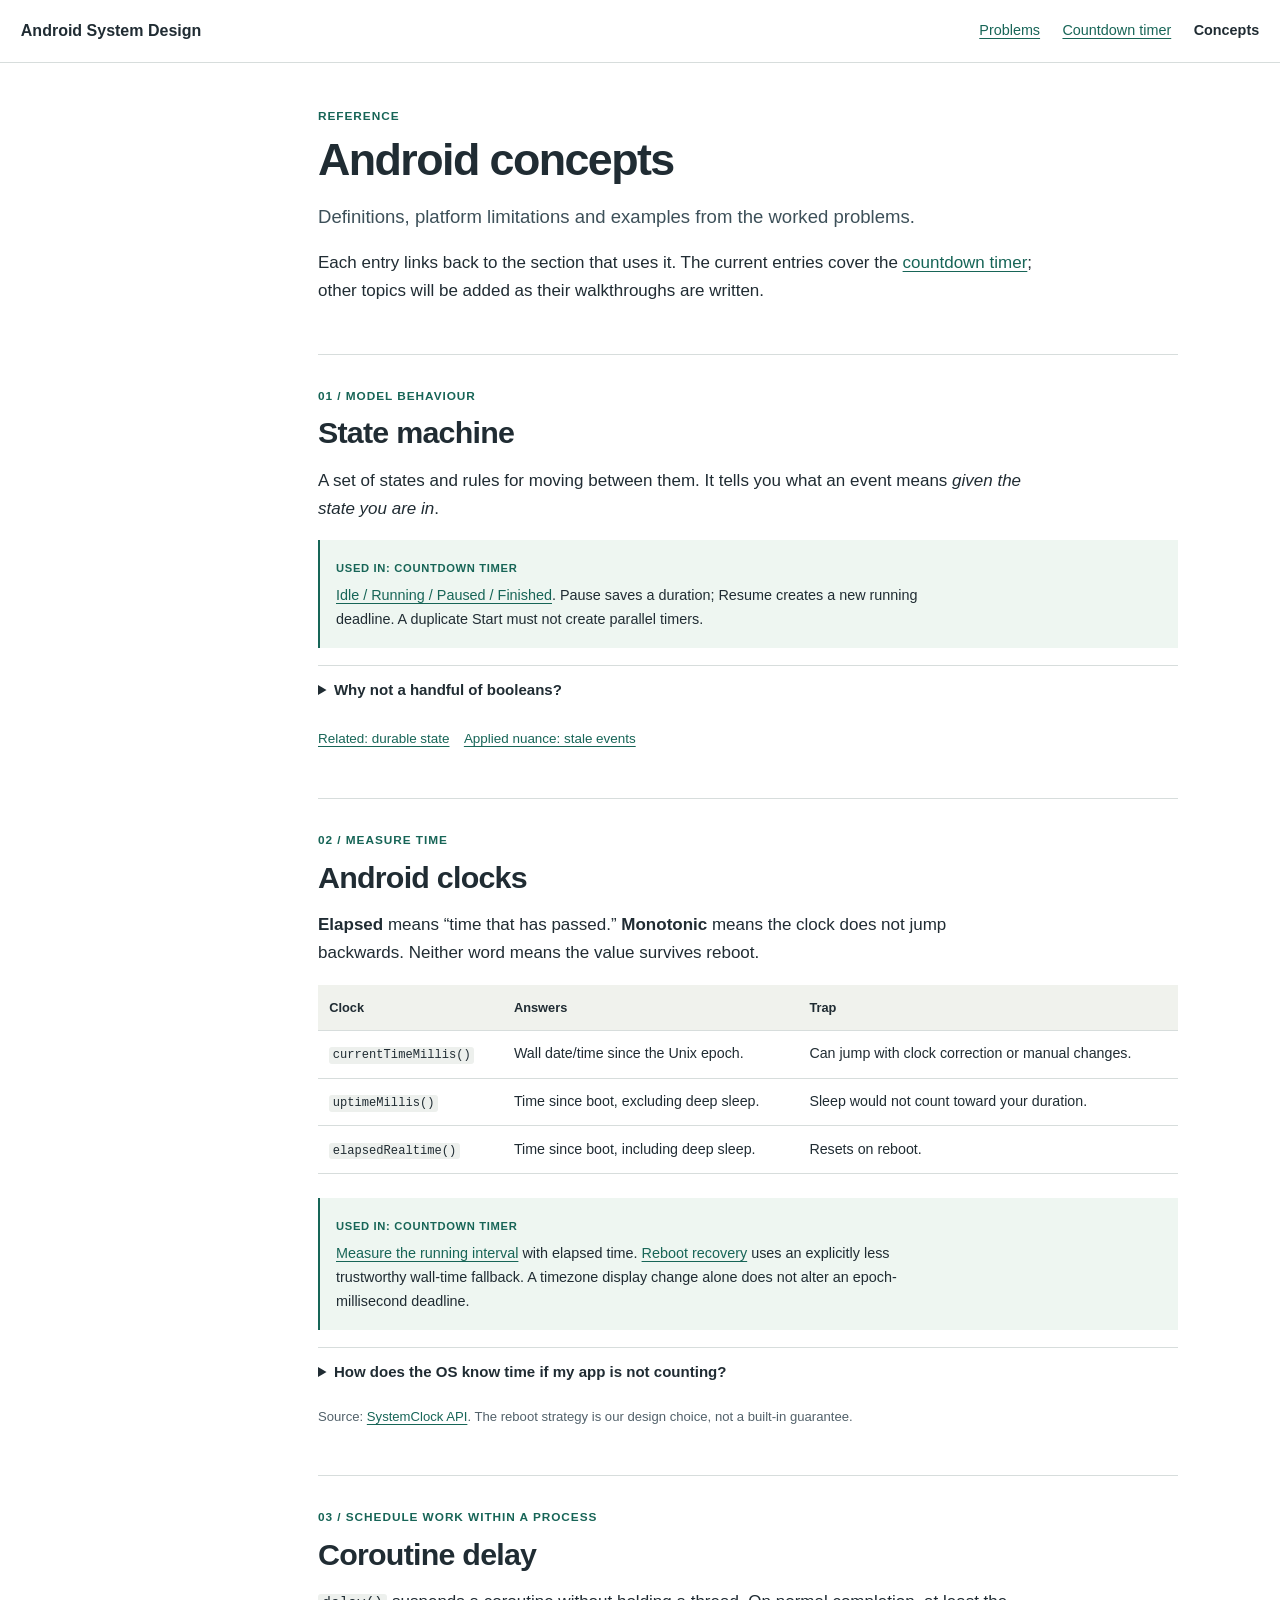
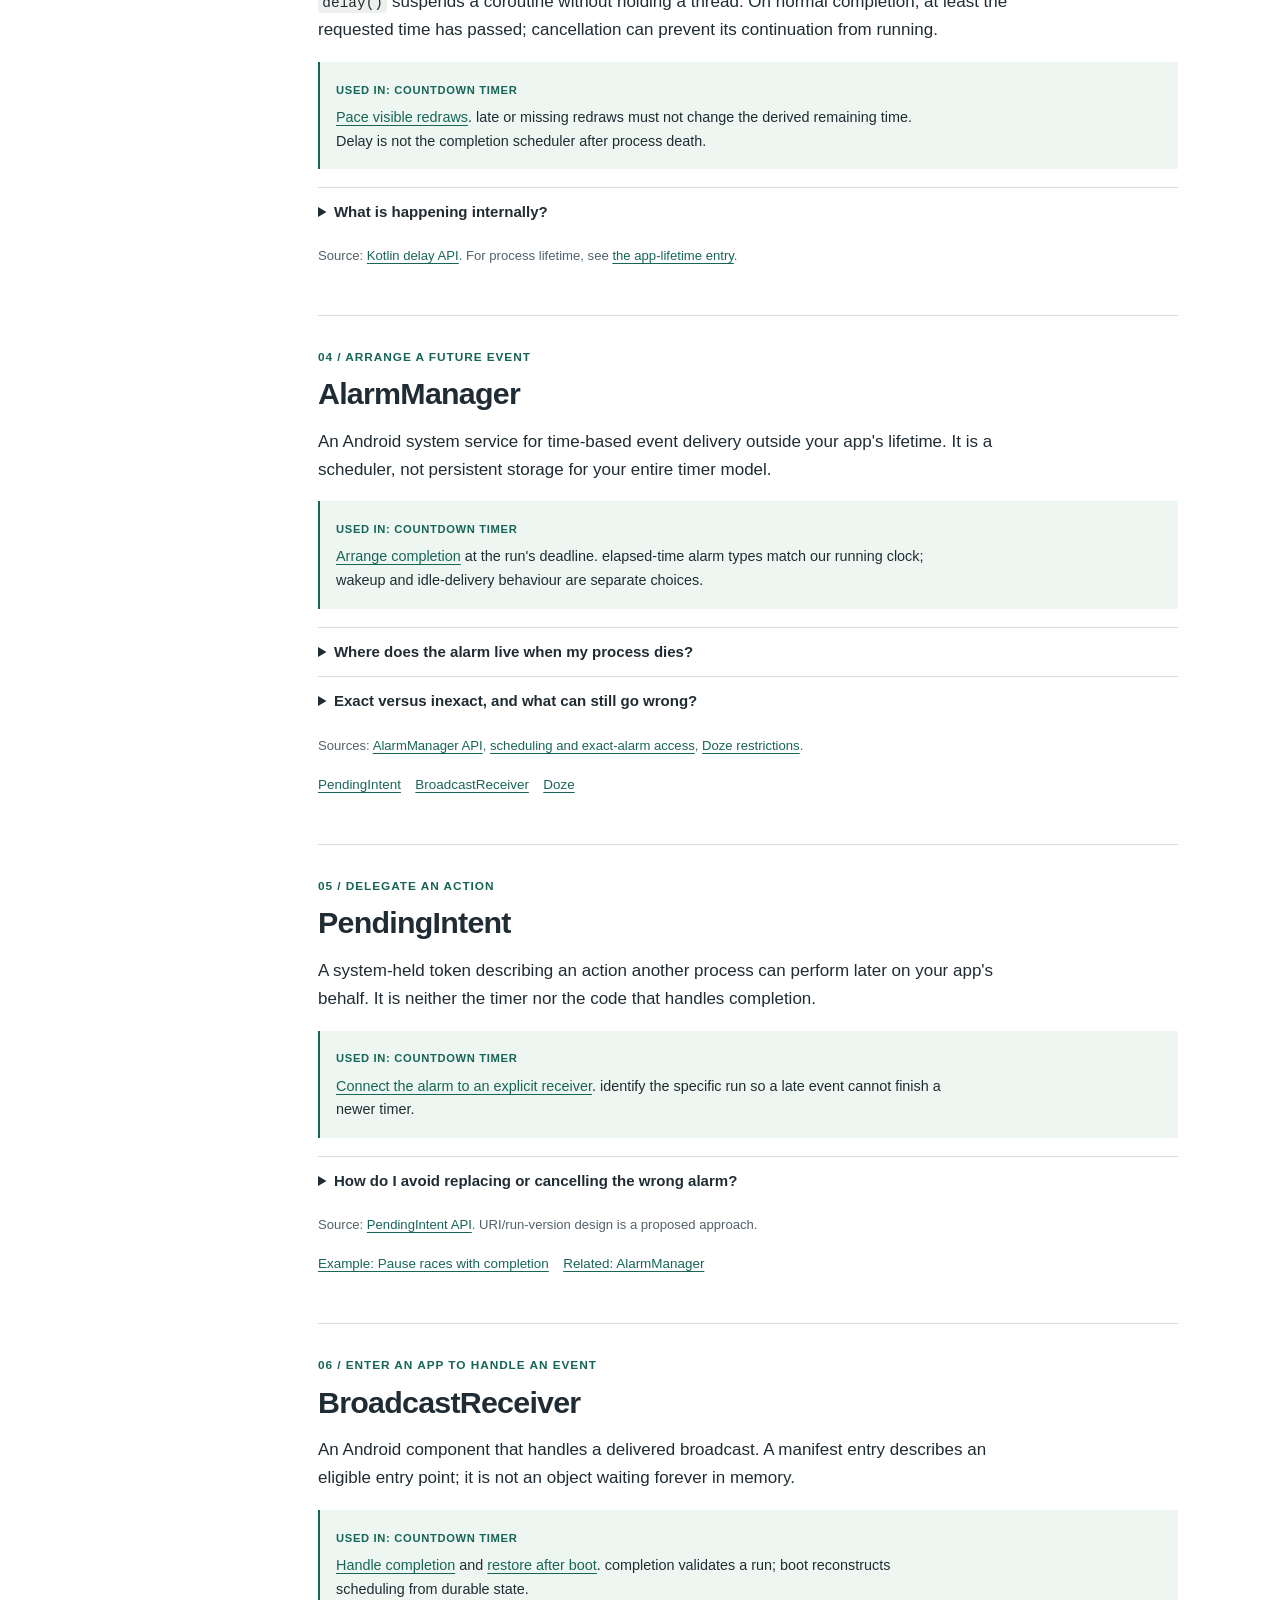
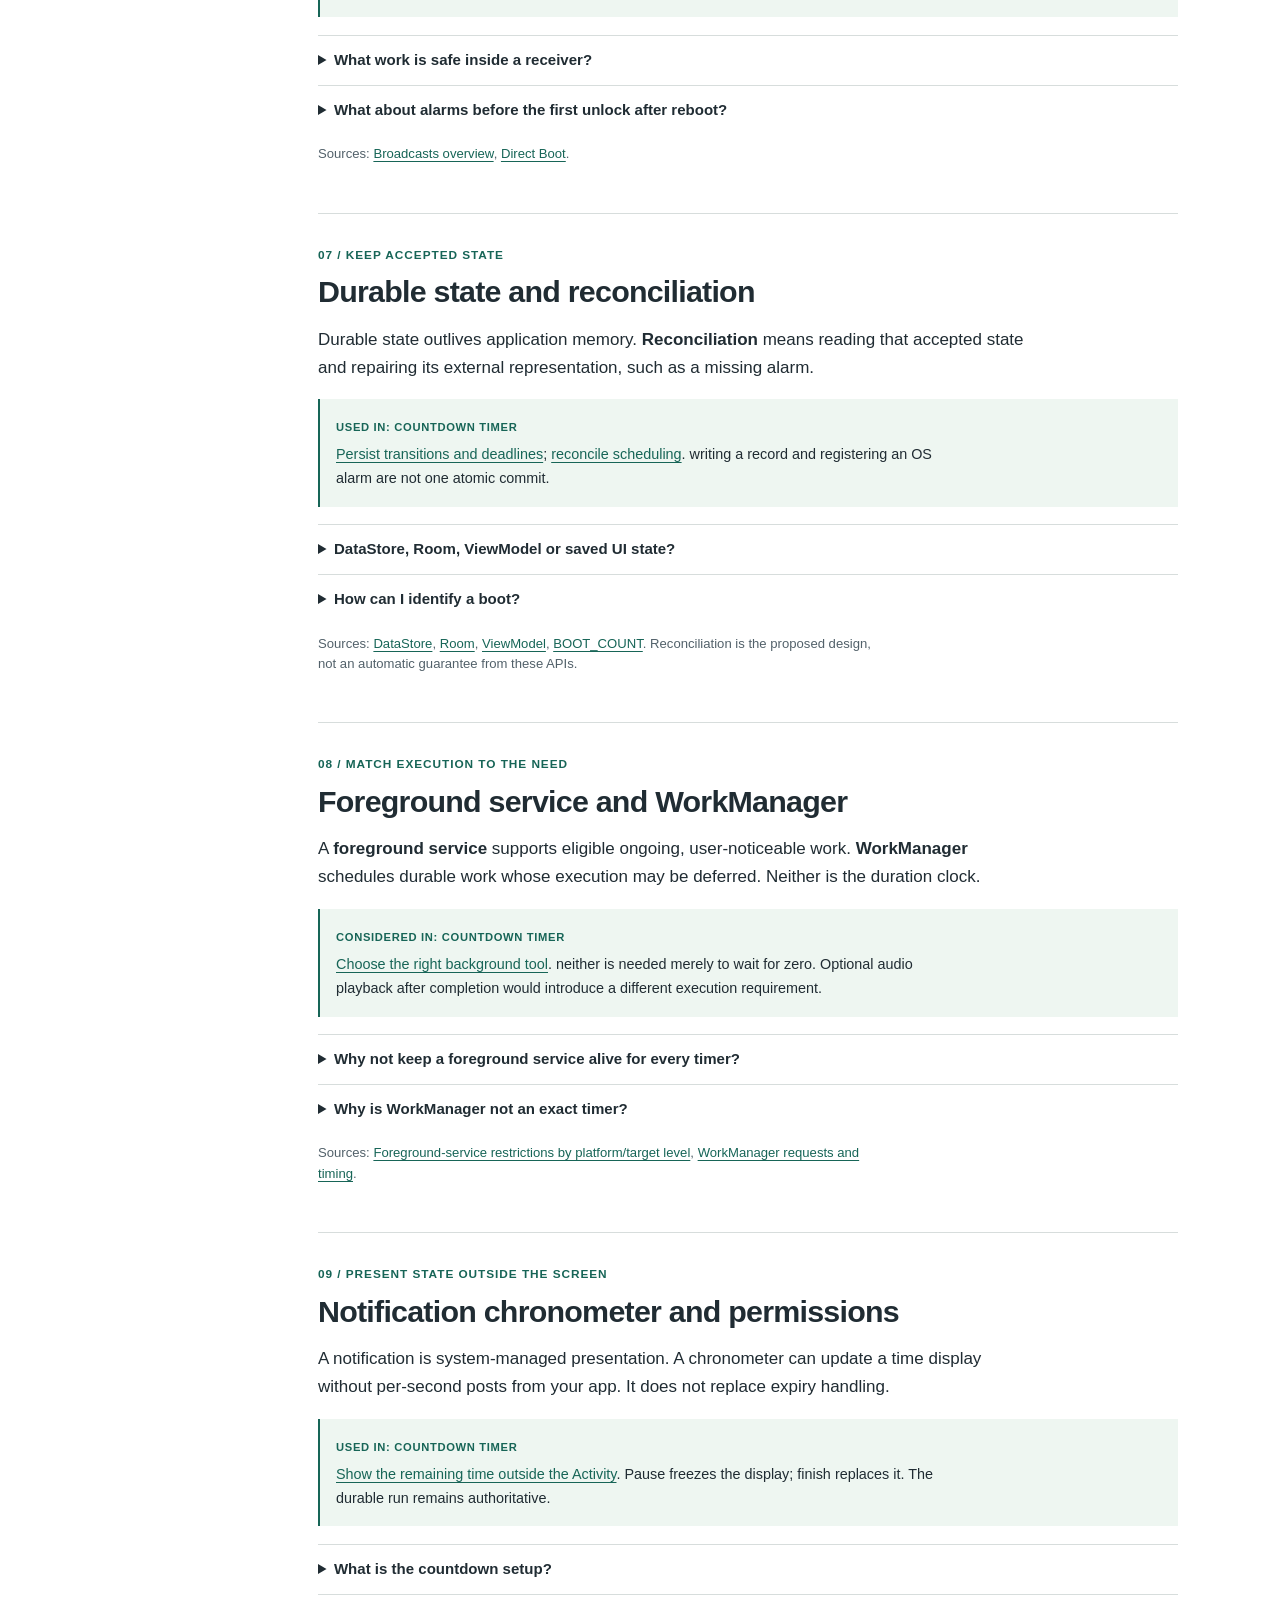
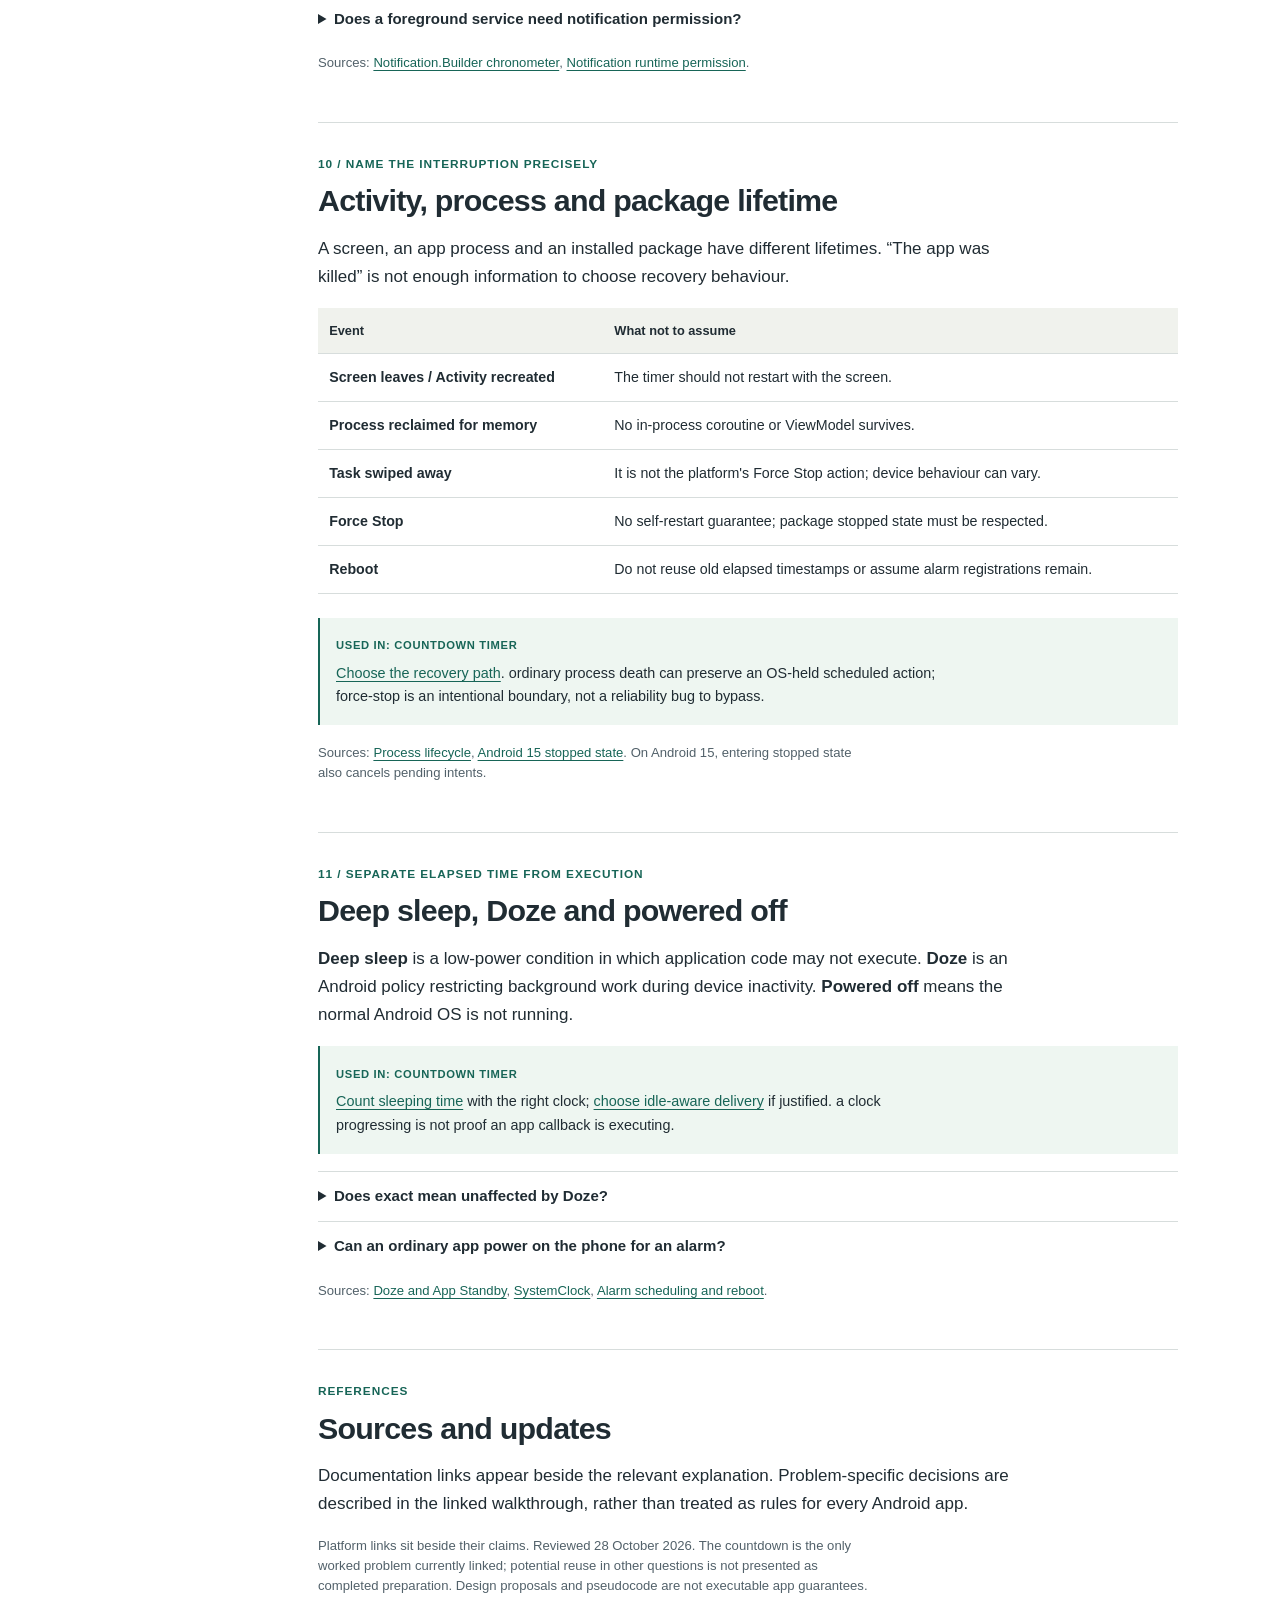
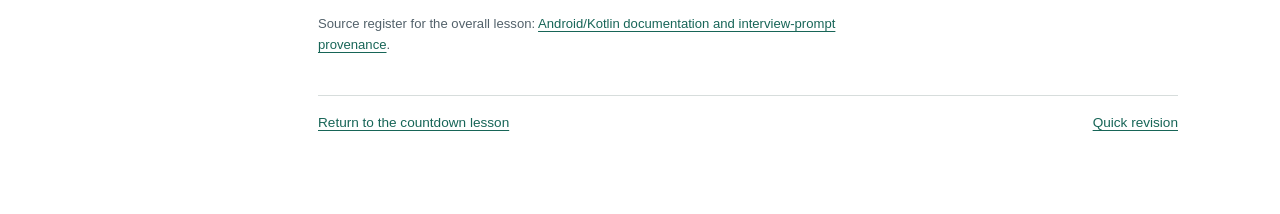
<file: concepts/index.html>
<!doctype html>
<html lang="en">
<head>
  <meta charset="utf-8">
  <meta name="viewport" content="width=device-width, initial-scale=1">
  <meta name="description" content="Short Android system-design concepts, with links to the worked problems and nuances where each is used.">
  <title>Concepts | Android System Design</title>
  <link rel="stylesheet" href="../style.css">
</head>
<body>
<a class="skip" href="index.html#main">Skip to concepts</a>
<header class="site-head">
  <a class="brand" href="../index.html">Android System Design</a>
  <nav aria-label="Main navigation"><a href="../index.html">Problems</a><a href="../problems/countdown-timer/index.html">Countdown timer</a><a href="./index.html" aria-current="page">Concepts</a></nav>
</header>
<div class="layout">
  <aside class="rail" aria-label="Concept navigation">
    <details class="contents"><summary>Concept index</summary>
    <p class="rail-title">Time and state</p>
    <nav aria-label="Wiki terms">
      <ol>
        <li><a href="index.html#state-machine">State machine</a></li>
        <li><a href="index.html#clocks">Android clocks</a></li>
        <li><a href="index.html#coroutine-delay">Coroutine delay</a></li>
      </ol>
      <p class="rail-title">Delivery and recovery</p>
      <ol>
        <li><a href="index.html#alarm-manager">AlarmManager</a></li>
        <li><a href="index.html#pending-intent">PendingIntent</a></li>
        <li><a href="index.html#broadcast-receiver">BroadcastReceiver</a></li>
        <li><a href="index.html#persistence">Durable state</a></li>
        <li><a href="index.html#background-work">Foreground service / WorkManager</a></li>
        <li><a href="index.html#notifications">Notifications</a></li>
        <li><a href="index.html#app-lifetime">App lifetime</a></li>
        <li><a href="index.html#power">Sleep, Doze and power off</a></li>
      </ol>
      <div class="rail-extra"><a href="../problems/countdown-timer/index.html">Countdown timer</a><a href="index.html#wiki-sources">References</a></div>
    </nav>
    </details>
  </aside>
  <main id="main">
    <div class="eyebrow">Reference</div>
    <h1>Android concepts</h1>
    <p class="lead">Definitions, platform limitations and examples from the worked problems.</p>
    <p>Each entry links back to the section that uses it. The current entries cover the <a href="../problems/countdown-timer/index.html">countdown timer</a>; other topics will be added as their walkthroughs are written.</p>

    <article class="concept" id="state-machine" aria-labelledby="state-machine-title">
      <div class="stage-label">01 / Model behaviour</div>
      <h2 id="state-machine-title">State machine</h2>
      <p>A set of states and rules for moving between them. It tells you what an event means <em>given the state you are in</em>.</p>
      <div class="used-in"><span class="used-label">Used in: countdown timer</span><p><a href="../problems/countdown-timer/index.html#state">Idle / Running / Paused / Finished</a>. Pause saves a duration; Resume creates a new running deadline. A duplicate Start must not create parallel timers.</p></div>
      <details><summary>Why not a handful of booleans?</summary><p>Separate flags such as <code>isRunning</code>, <code>isPaused</code> and <code>isFinished</code> can describe contradictory combinations. An explicit state lets you reject illegal events and test a small transition table. This is a modelling choice, not a requirement to use a particular library.</p></details>
      <p class="concept-links"><a href="index.html#persistence">Related: durable state</a><a href="../problems/countdown-timer/index.html#race">Applied nuance: stale events</a></p>
    </article>

    <article class="concept" id="clocks" aria-labelledby="clocks-title">
      <div class="stage-label">02 / Measure time</div>
      <h2 id="clocks-title">Android clocks</h2>
      <p><strong>Elapsed</strong> means &ldquo;time that has passed.&rdquo; <strong>Monotonic</strong> means the clock does not jump backwards. Neither word means the value survives reboot.</p>
      <div class="table-wrap"><table>
        <thead><tr><th scope="col">Clock</th><th scope="col">Answers</th><th scope="col">Trap</th></tr></thead>
        <tbody>
          <tr><td><code>currentTimeMillis()</code></td><td>Wall date/time since the Unix epoch.</td><td>Can jump with clock correction or manual changes.</td></tr>
          <tr><td><code>uptimeMillis()</code></td><td>Time since boot, excluding deep sleep.</td><td>Sleep would not count toward your duration.</td></tr>
          <tr><td><code>elapsedRealtime()</code></td><td>Time since boot, including deep sleep.</td><td>Resets on reboot.</td></tr>
        </tbody>
      </table></div>
      <div class="used-in"><span class="used-label">Used in: countdown timer</span><p><a href="../problems/countdown-timer/index.html#time">Measure the running interval</a> with elapsed time. <a href="../problems/countdown-timer/index.html#reboot-policy">Reboot recovery</a> uses an explicitly less trustworthy wall-time fallback. A timezone display change alone does not alter an epoch-millisecond deadline.</p></div>
      <details id="os-time"><summary>How does the OS know time if my app is not counting?</summary><p>Your app reads operating-system clocks rather than generating time by running a loop. The OS uses clock and timing facilities below your process. The useful Android contract is the table above: choose the clock by its behaviour, not by whether your coroutine happens to be executing. The underlying implementation is device/platform-specific.</p></details>
      <p class="source-note">Source: <a href="https://developer.android.com/reference/android/os/SystemClock">SystemClock API</a>. The reboot strategy is our design choice, not a built-in guarantee.</p>
    </article>

    <article class="concept" id="coroutine-delay" aria-labelledby="delay-title">
      <div class="stage-label">03 / Schedule work within a process</div>
      <h2 id="delay-title">Coroutine delay</h2>
      <p><code>delay()</code> suspends a coroutine without holding a thread. On normal completion, at least the requested time has passed; cancellation can prevent its continuation from running.</p>
      <div class="used-in"><span class="used-label">Used in: countdown timer</span><p><a href="../problems/countdown-timer/index.html#time">Pace visible redraws</a>. late or missing redraws must not change the derived remaining time. Delay is not the completion scheduler after process death.</p></div>
      <details><summary>What is happening internally?</summary><p>At a useful high level, the coroutine's continuation is retained and a future resumption is arranged. It can resume only when its dispatcher can execute it. The exact timing mechanism is dispatcher-specific; a Main dispatcher and a general worker dispatcher need not implement it identically.</p><p>The coroutine is not secretly running in another process. If its app process dies, its in-memory continuation is gone.</p></details>
      <p class="source-note">Source: <a href="https://kotlinlang.org/api/kotlinx.coroutines/kotlinx-coroutines-core/kotlinx.coroutines/delay.html">Kotlin delay API</a>. For process lifetime, see <a href="index.html#app-lifetime">the app-lifetime entry</a>.</p>
    </article>

    <article class="concept" id="alarm-manager" aria-labelledby="alarm-title">
      <div class="stage-label">04 / Arrange a future event</div>
      <h2 id="alarm-title">AlarmManager</h2>
      <p>An Android system service for time-based event delivery outside your app's lifetime. It is a scheduler, not persistent storage for your entire timer model.</p>
      <div class="used-in"><span class="used-label">Used in: countdown timer</span><p><a href="../problems/countdown-timer/index.html#completion">Arrange completion</a> at the run's deadline. elapsed-time alarm types match our running clock; wakeup and idle-delivery behaviour are separate choices.</p></div>
      <details><summary>Where does the alarm live when my process dies?</summary><p>Android's system alarm infrastructure owns the registration. &ldquo;Outside your app process&rdquo; does not mean &ldquo;without any process.&rdquo; A PendingIntent-based registration can outlive ordinary app process death; a callback tied to a live app object is not interchangeable.</p></details>
      <details><summary>Exact versus inexact, and what can still go wrong?</summary><p><code>setExact()</code> alone is not idle-mode delivery. <code>setExactAndAllowWhileIdle()</code> supports idle delivery, but capability checks and rate restrictions apply. Choose only for a justified user-facing need. Force-stop, power-off and lost registrations after reboot still bound the promise.</p><p>On applicable API/target combinations, check <code>canScheduleExactAlarms()</code>. Do not assume <code>SCHEDULE_EXACT_ALARM</code> is pre-granted. <code>USE_EXACT_ALARM</code> has restricted eligibility and policy requirements; it is not a general permission shortcut.</p></details>
      <p class="source-note">Sources: <a href="https://developer.android.com/reference/android/app/AlarmManager">AlarmManager API</a>, <a href="https://developer.android.com/develop/background-work/services/alarms">scheduling and exact-alarm access</a>, <a href="https://developer.android.com/training/monitoring-device-state/doze-standby">Doze restrictions</a>.</p>
      <p class="concept-links"><a href="index.html#pending-intent">PendingIntent</a><a href="index.html#broadcast-receiver">BroadcastReceiver</a><a href="index.html#power">Doze</a></p>
    </article>

    <article class="concept" id="pending-intent" aria-labelledby="pending-title">
      <div class="stage-label">05 / Delegate an action</div>
      <h2 id="pending-title">PendingIntent</h2>
      <p>A system-held token describing an action another process can perform later on your app's behalf. It is neither the timer nor the code that handles completion.</p>
      <div class="used-in"><span class="used-label">Used in: countdown timer</span><p><a href="../problems/countdown-timer/index.html#completion">Connect the alarm to an explicit receiver</a>. identify the specific run so a late event cannot finish a newer timer.</p></div>
      <details><summary>How do I avoid replacing or cancelling the wrong alarm?</summary><p>PendingIntent matching depends on operation type, request code and matching Intent fields; extras alone do not make a new identity. One approach is an explicit receiver and a URI containing timer ID and revision. Save enough information to recreate that identity for cancellation.</p><p>Prefer immutable tokens when mutation is unnecessary. The receiver must still validate the saved run; a unique token is not a substitute for checking current state.</p></details>
      <p class="source-note">Source: <a href="https://developer.android.com/reference/android/app/PendingIntent">PendingIntent API</a>. URI/run-version design is a proposed approach.</p>
      <p class="concept-links"><a href="../problems/countdown-timer/index.html#race">Example: Pause races with completion</a><a href="index.html#alarm-manager">Related: AlarmManager</a></p>
    </article>

    <article class="concept" id="broadcast-receiver" aria-labelledby="receiver-title">
      <div class="stage-label">06 / Enter an app to handle an event</div>
      <h2 id="receiver-title">BroadcastReceiver</h2>
      <p>An Android component that handles a delivered broadcast. A manifest entry describes an eligible entry point; it is not an object waiting forever in memory.</p>
      <div class="used-in"><span class="used-label">Used in: countdown timer</span><p><a href="../problems/countdown-timer/index.html#completion">Handle completion</a> and <a href="../problems/countdown-timer/index.html#q-reboot">restore after boot</a>. completion validates a run; boot reconstructs scheduling from durable state.</p></div>
      <details><summary>What work is safe inside a receiver?</summary><p>Keep it short. If finishing bounded asynchronous I/O with <code>goAsync()</code>, complete its pending result within the receiver's time budget. Do not start an unowned coroutine, return from <code>onReceive()</code> and assume the process must stay alive. Long work needs an appropriate background mechanism.</p></details>
      <details><summary>What about alarms before the first unlock after reboot?</summary><p>Credential-protected storage is unavailable before the first unlock. Supporting that period needs Direct Boot-aware components, device-protected storage for the necessary state and the appropriate boot event. The worked problem defaults to recovery after normal boot/unlock; before-unlock alerts are an additional requirement.</p></details>
      <p class="source-note">Sources: <a href="https://developer.android.com/develop/background-work/background-tasks/broadcasts">Broadcasts overview</a>, <a href="https://developer.android.com/privacy-and-security/direct-boot">Direct Boot</a>.</p>
    </article>

    <article class="concept" id="persistence" aria-labelledby="persistence-title">
      <div class="stage-label">07 / Keep accepted state</div>
      <h2 id="persistence-title">Durable state and reconciliation</h2>
      <p>Durable state outlives application memory. <strong>Reconciliation</strong> means reading that accepted state and repairing its external representation, such as a missing alarm.</p>
      <div class="used-in"><span class="used-label">Used in: countdown timer</span><p><a href="../problems/countdown-timer/index.html#record">Persist transitions and deadlines</a>; <a href="../problems/countdown-timer/index.html#commit-gap">reconcile scheduling</a>. writing a record and registering an OS alarm are not one atomic commit.</p></div>
      <details><summary>DataStore, Room, ViewModel or saved UI state?</summary><p>A ViewModel holds UI-related state in memory; it is not the durable store. A small, coherent DataStore snapshot can fit one timer. Room is useful when queries, multiple records or transactions are needed. Saved UI state can help reconstruct a screen but is not the authority for background delivery.</p><p>Choose the minimum storage contract that preserves a complete transition. Do not add a database just to save a ticking number.</p></details>
      <details><summary>How can I identify a boot?</summary><p>On API 24+, <code>Settings.Global.BOOT_COUNT</code> is a possible boot identifier to persist with the record. Handle inability to read a valid value. If boot identity is unknown, apply the chosen fallback policy rather than trusting a numeric comparison between elapsed timestamps.</p></details>
      <p class="source-note">Sources: <a href="https://developer.android.com/topic/libraries/architecture/datastore">DataStore</a>, <a href="https://developer.android.com/training/data-storage/room">Room</a>, <a href="https://developer.android.com/topic/libraries/architecture/viewmodel">ViewModel</a>, <a href="https://developer.android.com/reference/android/provider/Settings.Global#BOOT_COUNT">BOOT_COUNT</a>. Reconciliation is the proposed design, not an automatic guarantee from these APIs.</p>
    </article>

    <article class="concept" id="background-work" aria-labelledby="background-title">
      <div class="stage-label">08 / Match execution to the need</div>
      <h2 id="background-title">Foreground service and WorkManager</h2>
      <p>A <strong>foreground service</strong> supports eligible ongoing, user-noticeable work. <strong>WorkManager</strong> schedules durable work whose execution may be deferred. Neither is the duration clock.</p>
      <div class="used-in"><span class="used-label">Considered in: countdown timer</span><p><a href="../problems/countdown-timer/index.html#completion">Choose the right background tool</a>. neither is needed merely to wait for zero. Optional audio playback after completion would introduce a different execution requirement.</p></div>
      <details><summary>Why not keep a foreground service alive for every timer?</summary><p>A service does not make callback counting accurate. It adds user-visible and platform obligations. Background-start restrictions, declared service types and type-specific permissions can apply. Use one only for justified work with an eligible type, not as a generic survival mechanism.</p></details>
      <details><summary>Why is WorkManager not an exact timer?</summary><p>Its execution depends on scheduling and constraints, not just the requested time. Periodic work has a minimum repeat interval of 15 minutes; one-time work also does not promise exact delivery at its initial delay. It may fit later analytics or cleanup, not this timer's precision contract.</p></details>
      <p class="source-note">Sources: <a href="https://developer.android.com/develop/background-work/services/fgs/changes">Foreground-service restrictions by platform/target level</a>, <a href="https://developer.android.com/develop/background-work/background-tasks/persistent/getting-started/define-work">WorkManager requests and timing</a>.</p>
    </article>

    <article class="concept" id="notifications" aria-labelledby="notifications-title">
      <div class="stage-label">09 / Present state outside the screen</div>
      <h2 id="notifications-title">Notification chronometer and permissions</h2>
      <p>A notification is system-managed presentation. A chronometer can update a time display without per-second posts from your app. It does not replace expiry handling.</p>
      <div class="used-in"><span class="used-label">Used in: countdown timer</span><p><a href="../problems/countdown-timer/index.html#q-notification">Show the remaining time outside the Activity</a>. Pause freezes the display; finish replaces it. The durable run remains authoritative.</p></div>
      <details><summary>What is the countdown setup?</summary>
        <pre><code>// Platform API sketch: countdown support requires API 24+.
// Channel creation and notification permission are separate.
builder
    .setWhen(System.currentTimeMillis() + remainingMs)
    .setUsesChronometer(true)
    .setChronometerCountDown(true)</code></pre>
        <p>Here <code>setWhen</code> uses wall time, not an elapsed timestamp. Rebuild the display from current state after recovery or relevant time/state changes. OS presentation is not your completion event.</p>
      </details>
      <details id="fgs-permission"><summary>Does a foreground service need notification permission?</summary><p>On Android 13+, launching a foreground service does not itself require <code>POST_NOTIFICATIONS</code>, but the service must still provide its notification. With permission denied, its notice appears in Task Manager rather than the notification drawer. Ordinary completion notifications generally do need permission. Starting the service has separate eligibility and permission checks.</p></details>
      <p class="source-note">Sources: <a href="https://developer.android.com/reference/android/app/Notification.Builder#setChronometerCountDown(boolean)">Notification.Builder chronometer</a>, <a href="https://developer.android.com/develop/ui/compose/notifications/notification-permission">Notification runtime permission</a>.</p>
    </article>

    <article class="concept" id="app-lifetime" aria-labelledby="lifetime-title">
      <div class="stage-label">10 / Name the interruption precisely</div>
      <h2 id="lifetime-title">Activity, process and package lifetime</h2>
      <p>A screen, an app process and an installed package have different lifetimes. &ldquo;The app was killed&rdquo; is not enough information to choose recovery behaviour.</p>
      <div class="table-wrap"><table>
        <thead><tr><th scope="col">Event</th><th scope="col">What not to assume</th></tr></thead>
        <tbody>
          <tr><td>Screen leaves / Activity recreated</td><td>The timer should not restart with the screen.</td></tr>
          <tr><td>Process reclaimed for memory</td><td>No in-process coroutine or ViewModel survives.</td></tr>
          <tr><td>Task swiped away</td><td>It is not the platform's Force Stop action; device behaviour can vary.</td></tr>
          <tr><td>Force Stop</td><td>No self-restart guarantee; package stopped state must be respected.</td></tr>
          <tr><td>Reboot</td><td>Do not reuse old elapsed timestamps or assume alarm registrations remain.</td></tr>
        </tbody>
      </table></div>
      <div class="used-in"><span class="used-label">Used in: countdown timer</span><p><a href="../problems/countdown-timer/index.html#recovery">Choose the recovery path</a>. ordinary process death can preserve an OS-held scheduled action; force-stop is an intentional boundary, not a reliability bug to bypass.</p></div>
      <p class="source-note">Sources: <a href="https://developer.android.com/guide/components/activities/process-lifecycle">Process lifecycle</a>, <a href="https://developer.android.com/about/versions/15/behavior-changes-all#enhanced-stop-states">Android 15 stopped state</a>. On Android 15, entering stopped state also cancels pending intents.</p>
    </article>

    <article class="concept" id="power" aria-labelledby="power-title">
      <div class="stage-label">11 / Separate elapsed time from execution</div>
      <h2 id="power-title">Deep sleep, Doze and powered off</h2>
      <p><strong>Deep sleep</strong> is a low-power condition in which application code may not execute. <strong>Doze</strong> is an Android policy restricting background work during device inactivity. <strong>Powered off</strong> means the normal Android OS is not running.</p>
      <div class="used-in"><span class="used-label">Used in: countdown timer</span><p><a href="../problems/countdown-timer/index.html#time">Count sleeping time</a> with the right clock; <a href="../problems/countdown-timer/index.html#completion">choose idle-aware delivery</a> if justified. a clock progressing is not proof an app callback is executing.</p></div>
      <details><summary>Does exact mean unaffected by Doze?</summary><p>Not by itself. Standard alarms can be deferred in Doze, including <code>setExact()</code>. Idle-aware APIs have a different contract and frequency restrictions. They are for selected events, not a way to run a one-second background ticker.</p></details>
      <details><summary>Can an ordinary app power on the phone for an alarm?</summary><p>Do not assume it can. A device manufacturer's powered-off alarm feature is not the generic AlarmManager contract. For this problem, explain what recovery should show after boot instead of promising execution while the OS is off.</p></details>
      <p class="source-note">Sources: <a href="https://developer.android.com/training/monitoring-device-state/doze-standby">Doze and App Standby</a>, <a href="https://developer.android.com/reference/android/os/SystemClock">SystemClock</a>, <a href="https://developer.android.com/develop/background-work/services/alarms">Alarm scheduling and reboot</a>.</p>
    </article>

    <section class="stage" id="wiki-sources" aria-labelledby="wiki-sources-title">
      <div class="stage-label">References</div>
      <h2 id="wiki-sources-title">Sources and updates</h2>
      <p>Documentation links appear beside the relevant explanation. Problem-specific decisions are described in the linked walkthrough, rather than treated as rules for every Android app.</p>
      <p class="source-note">Platform links sit beside their claims. Reviewed 28 October 2026. The countdown is the only worked problem currently linked; potential reuse in other questions is not presented as completed preparation. Design proposals and pseudocode are not executable app guarantees.</p>
      <p class="source-note">Source register for the overall lesson: <a href="../problems/countdown-timer/index.html#sources">Android/Kotlin documentation and interview-prompt provenance</a>.</p>
    </section>
    <footer class="footer-nav"><a href="../problems/countdown-timer/index.html">Return to the countdown lesson</a><a href="../problems/countdown-timer/index.html#revision">Quick revision</a></footer>
  </main>
</div>
</body>
</html>
</file>
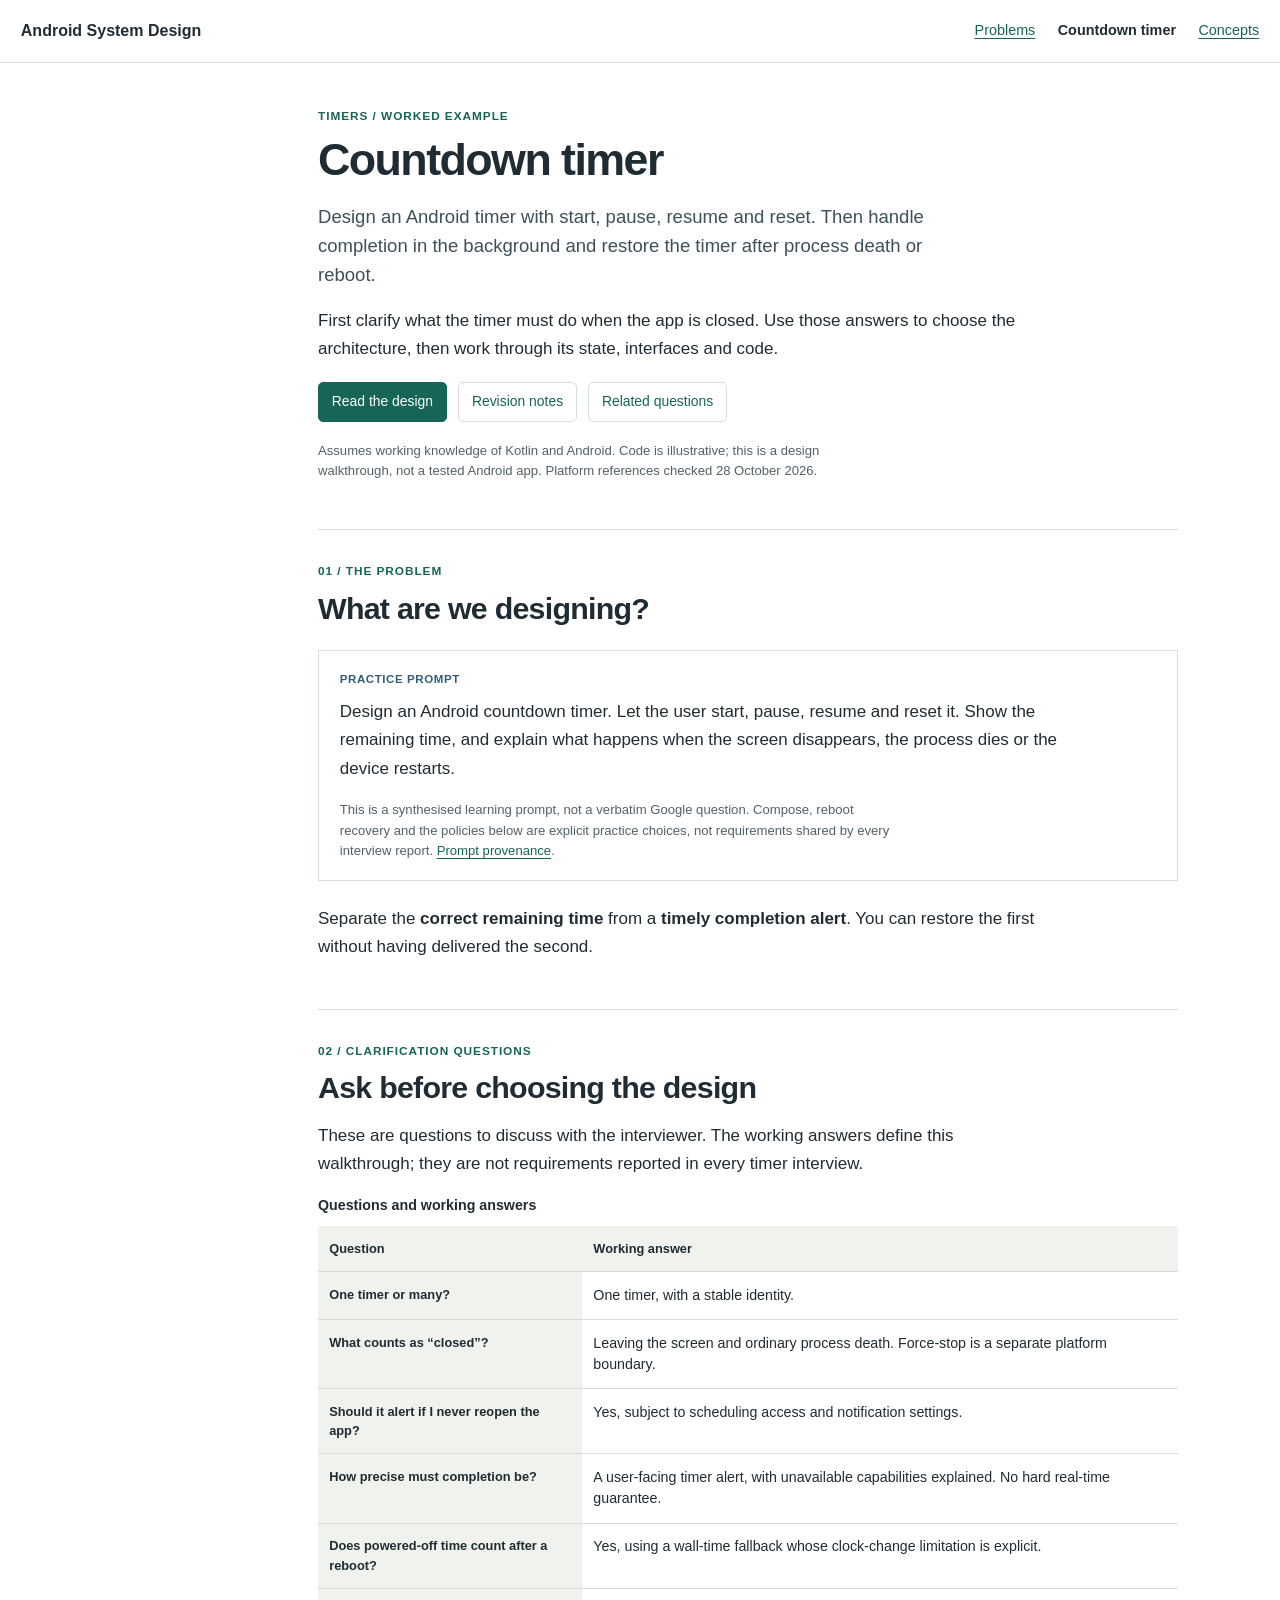
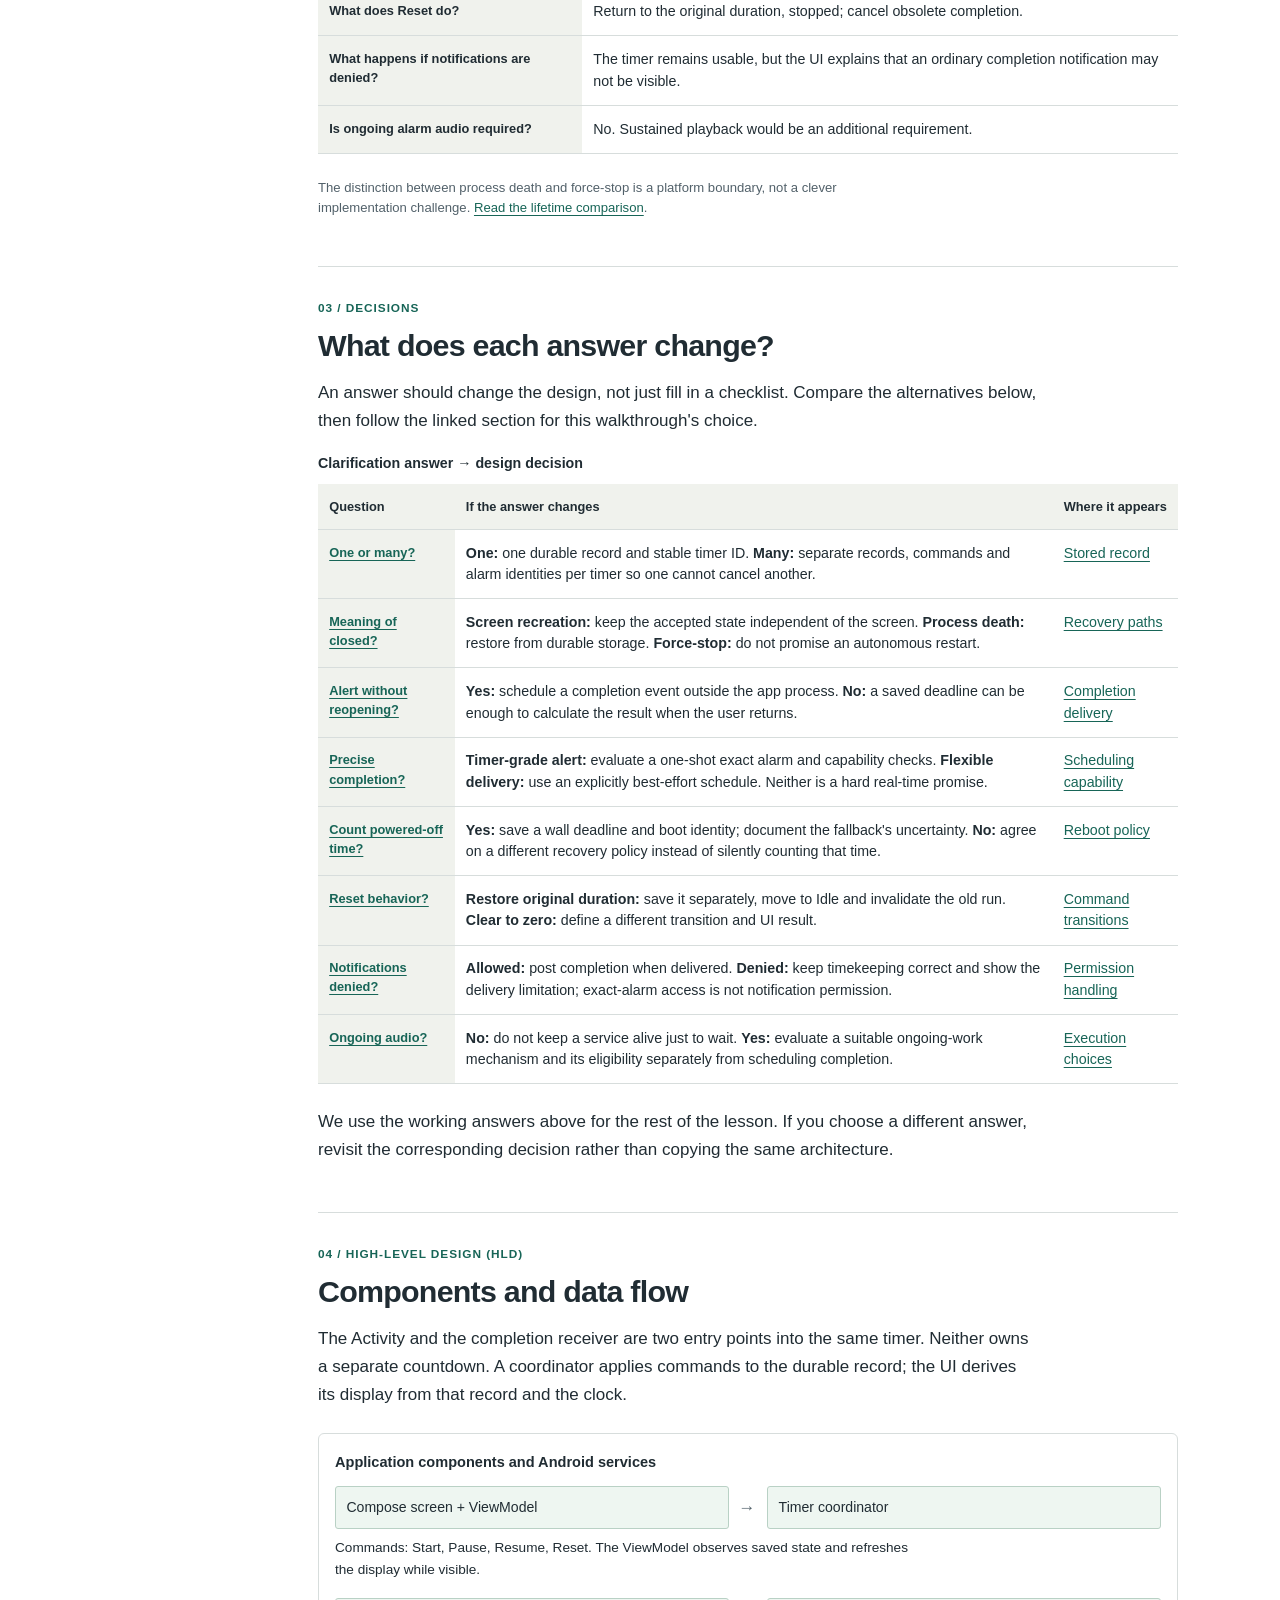
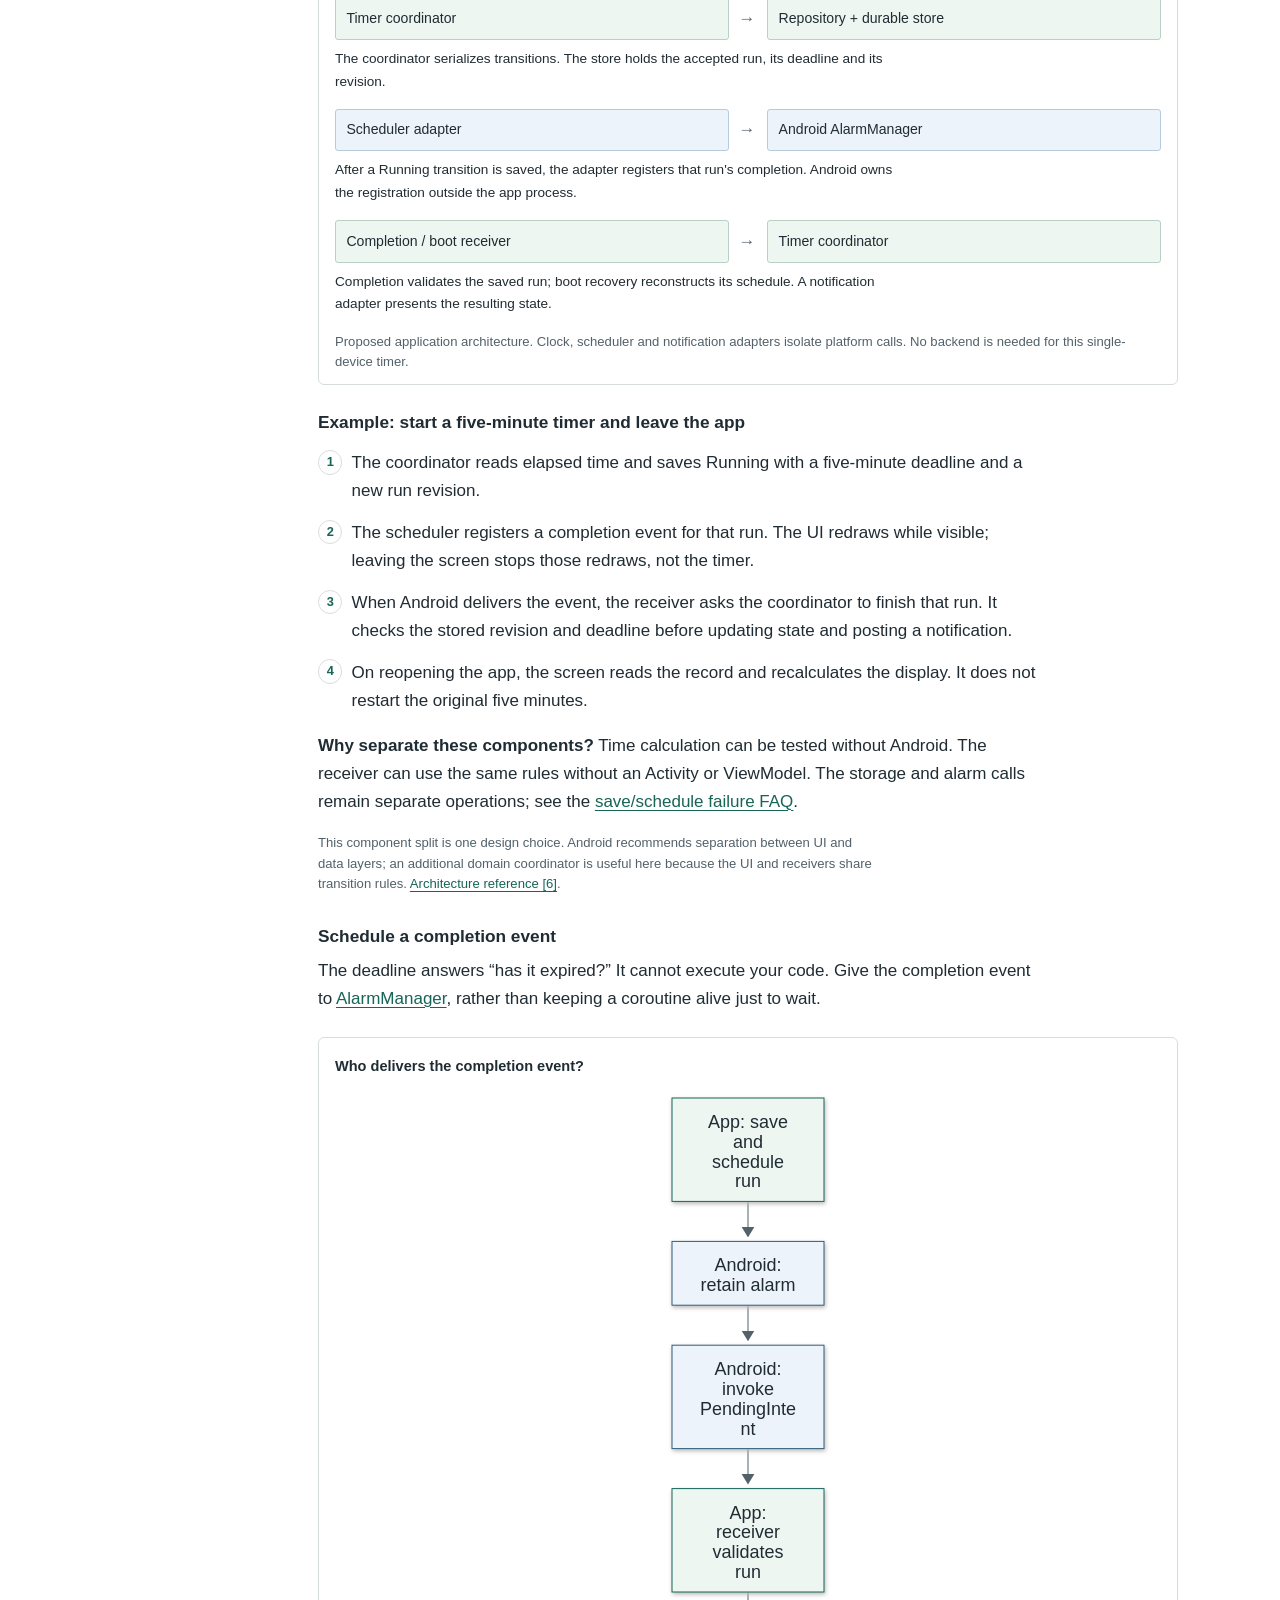
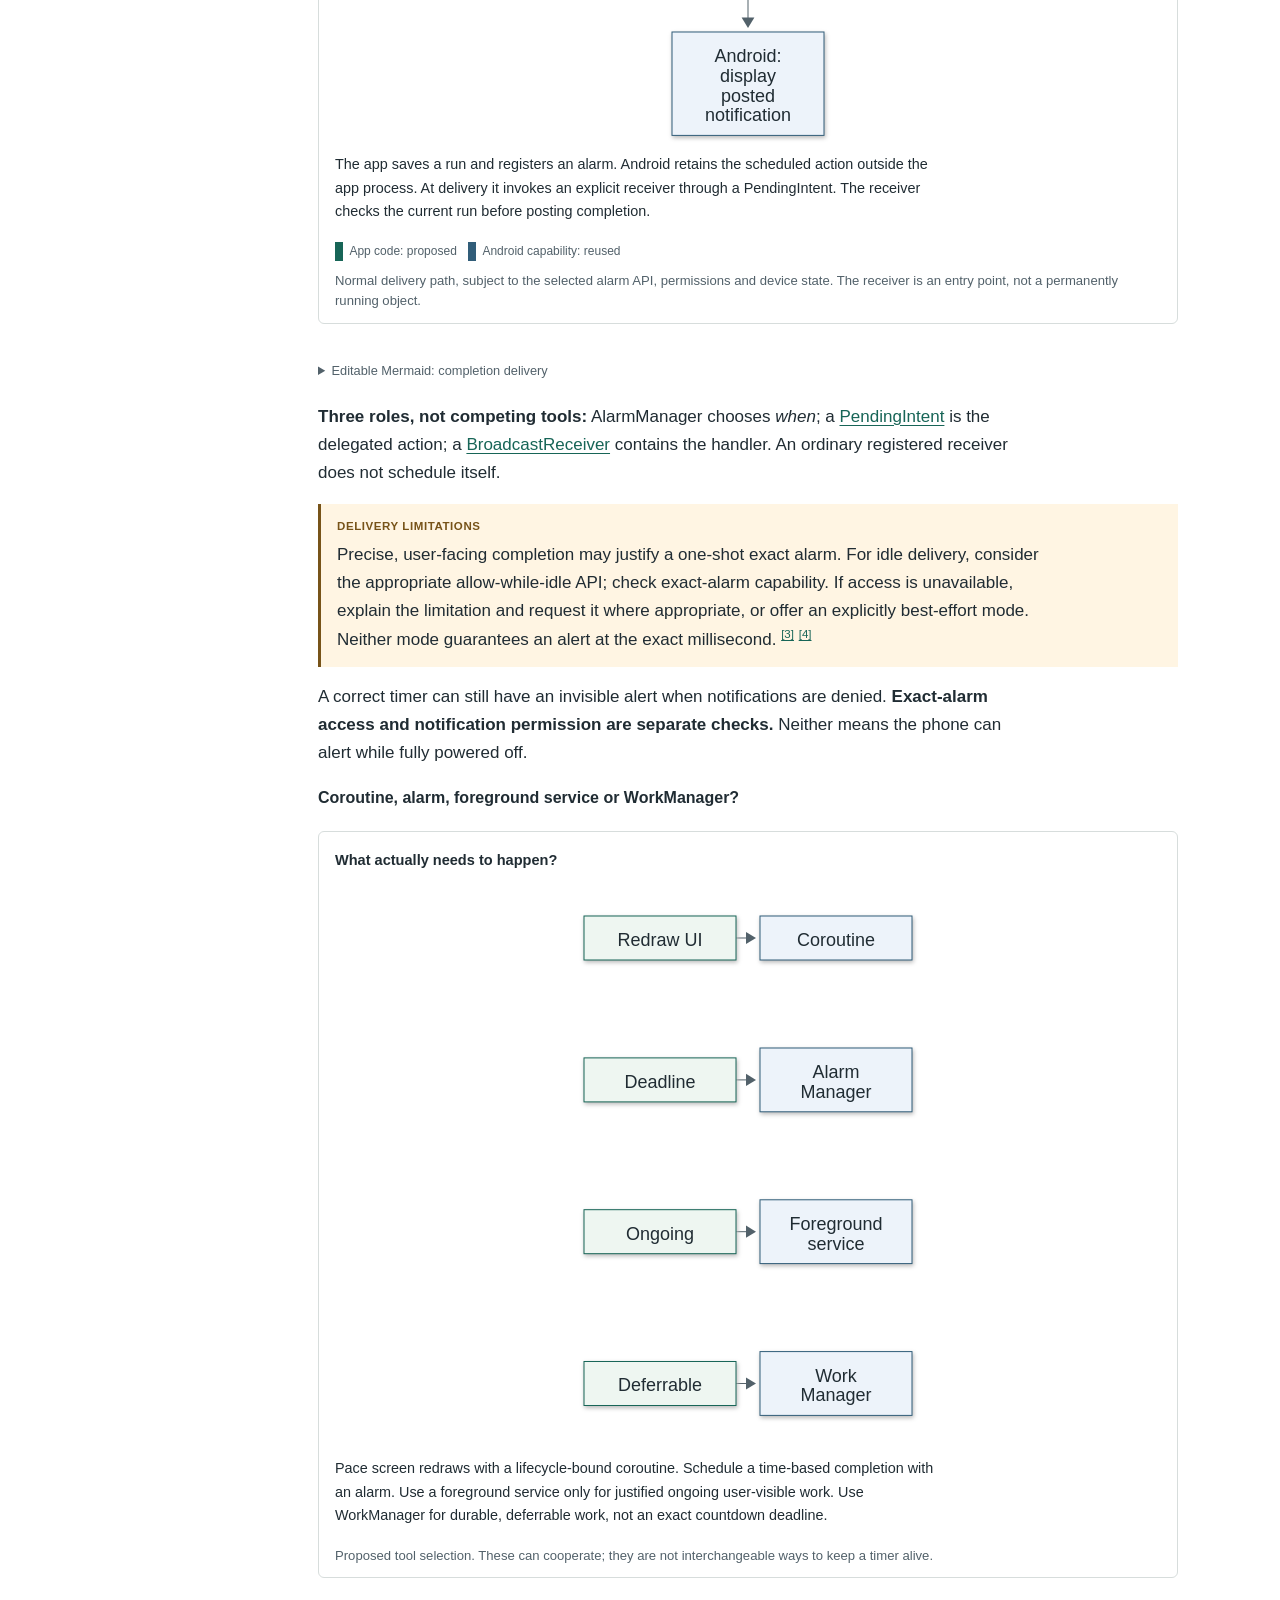
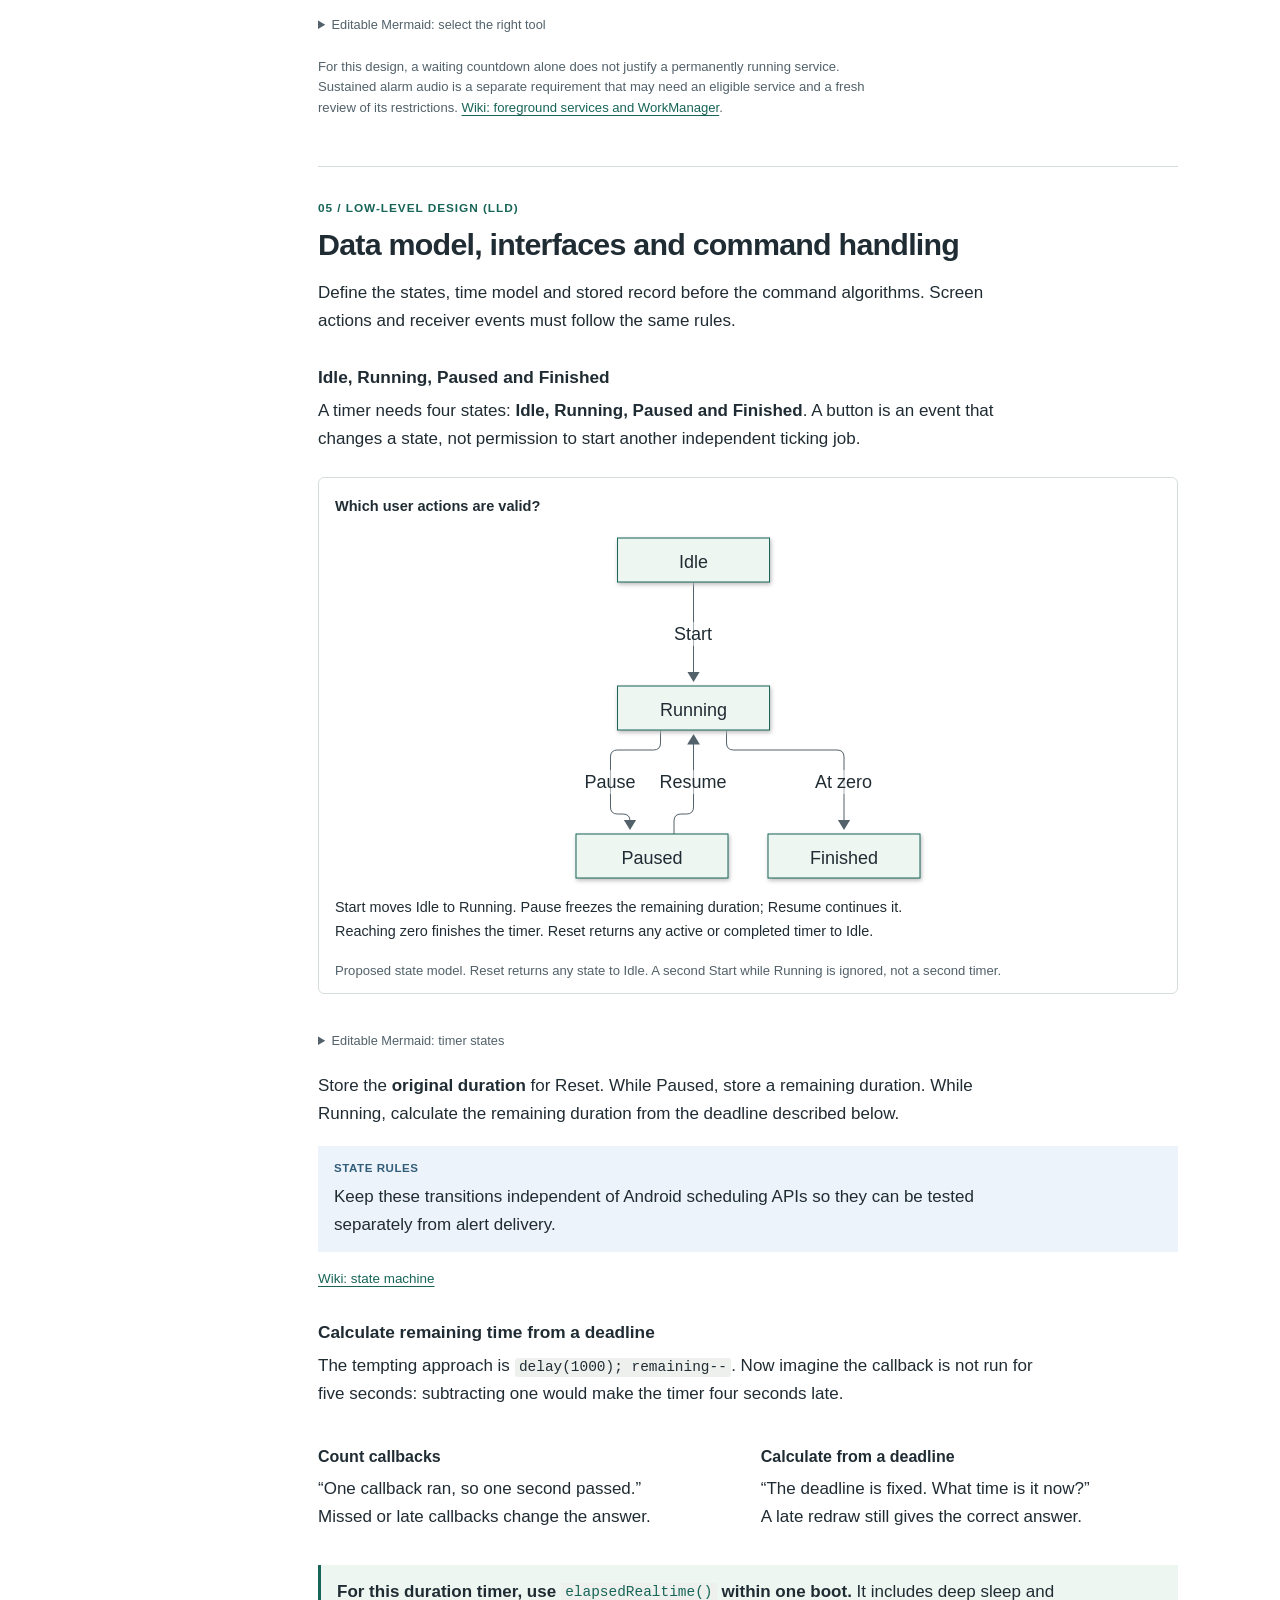
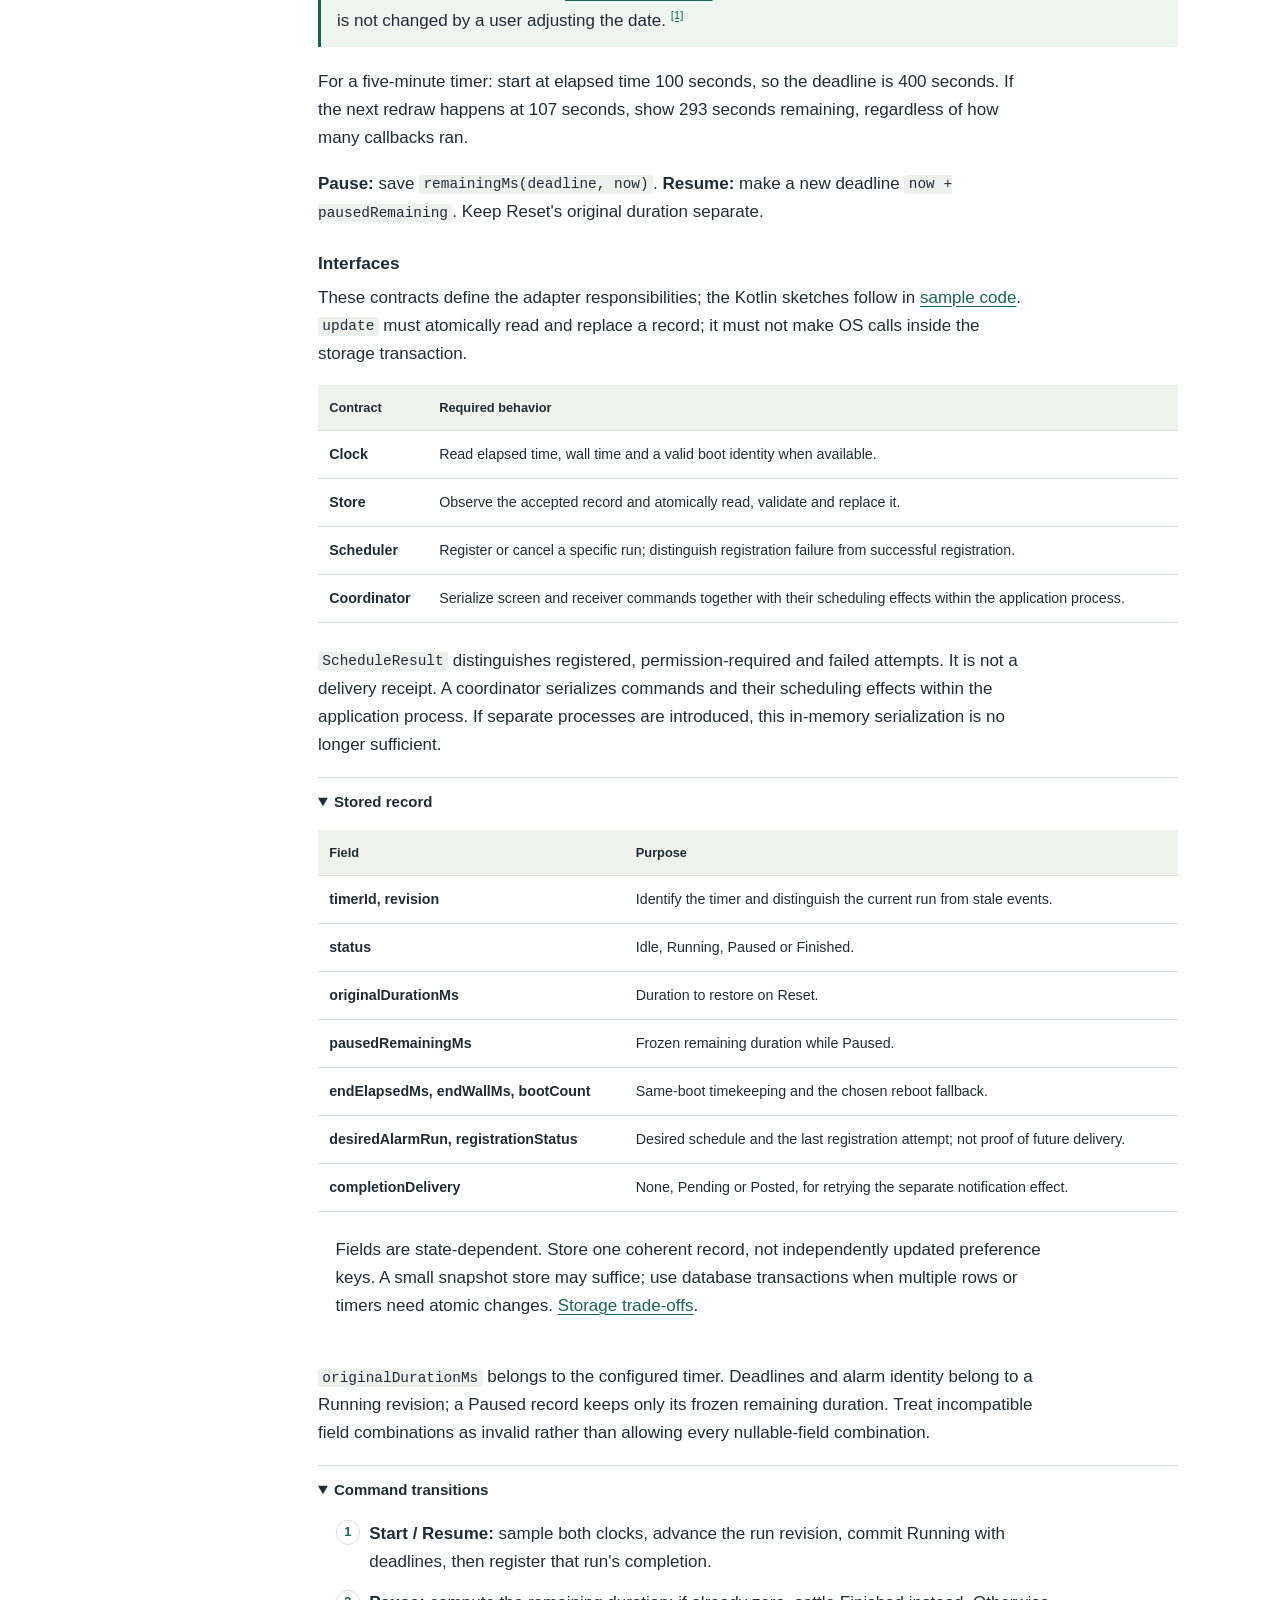
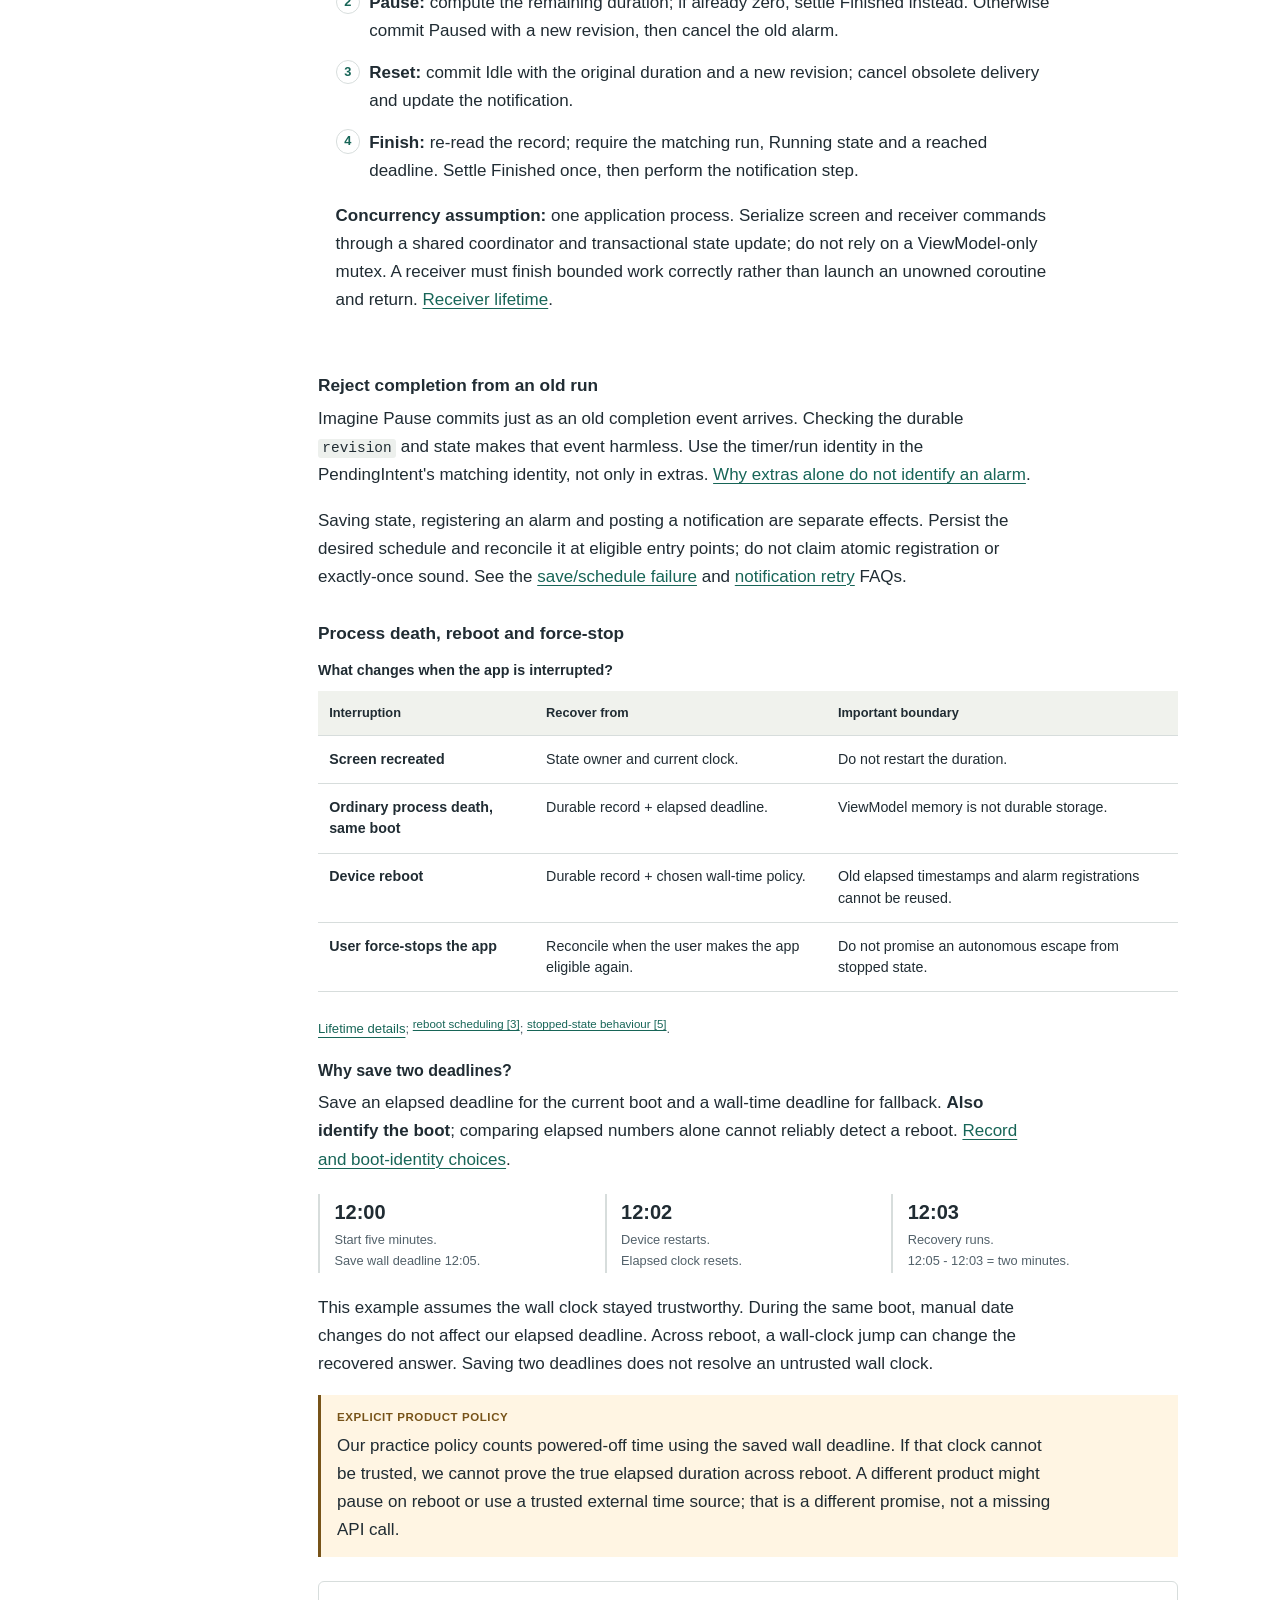
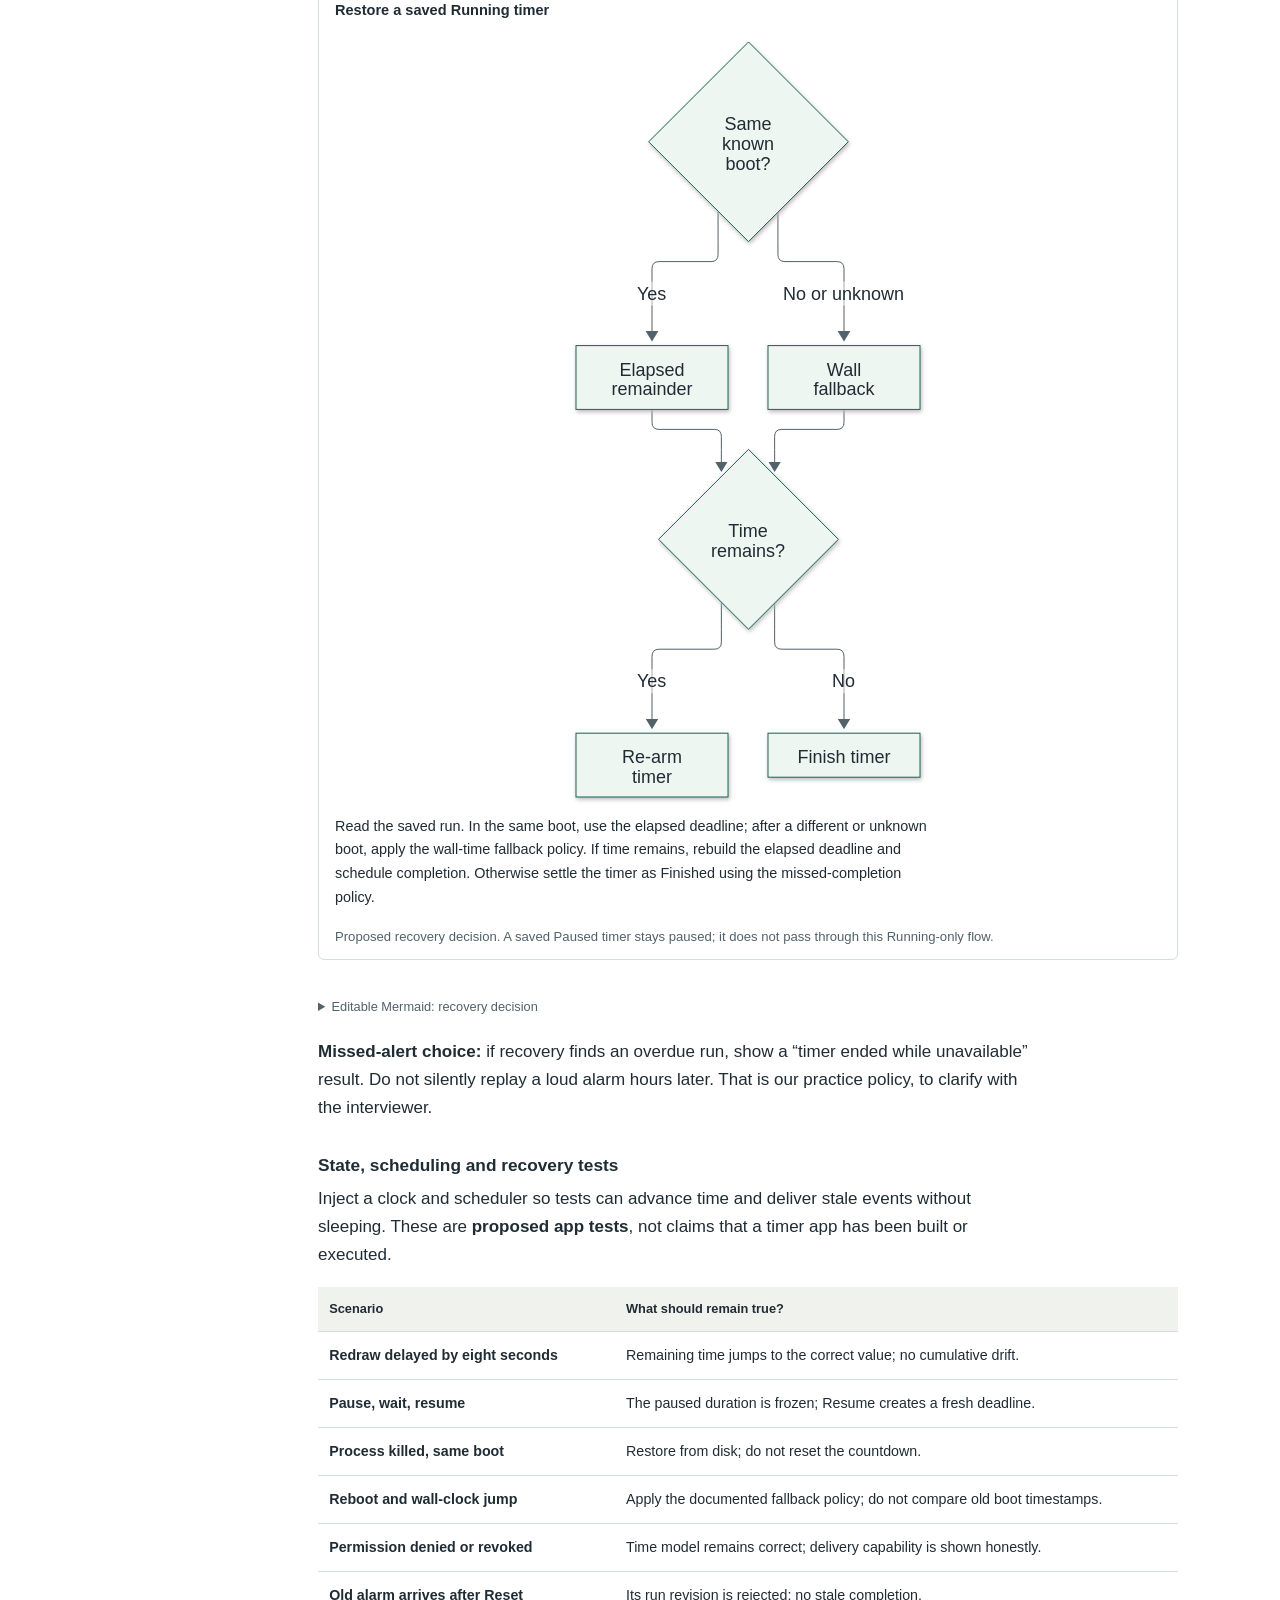
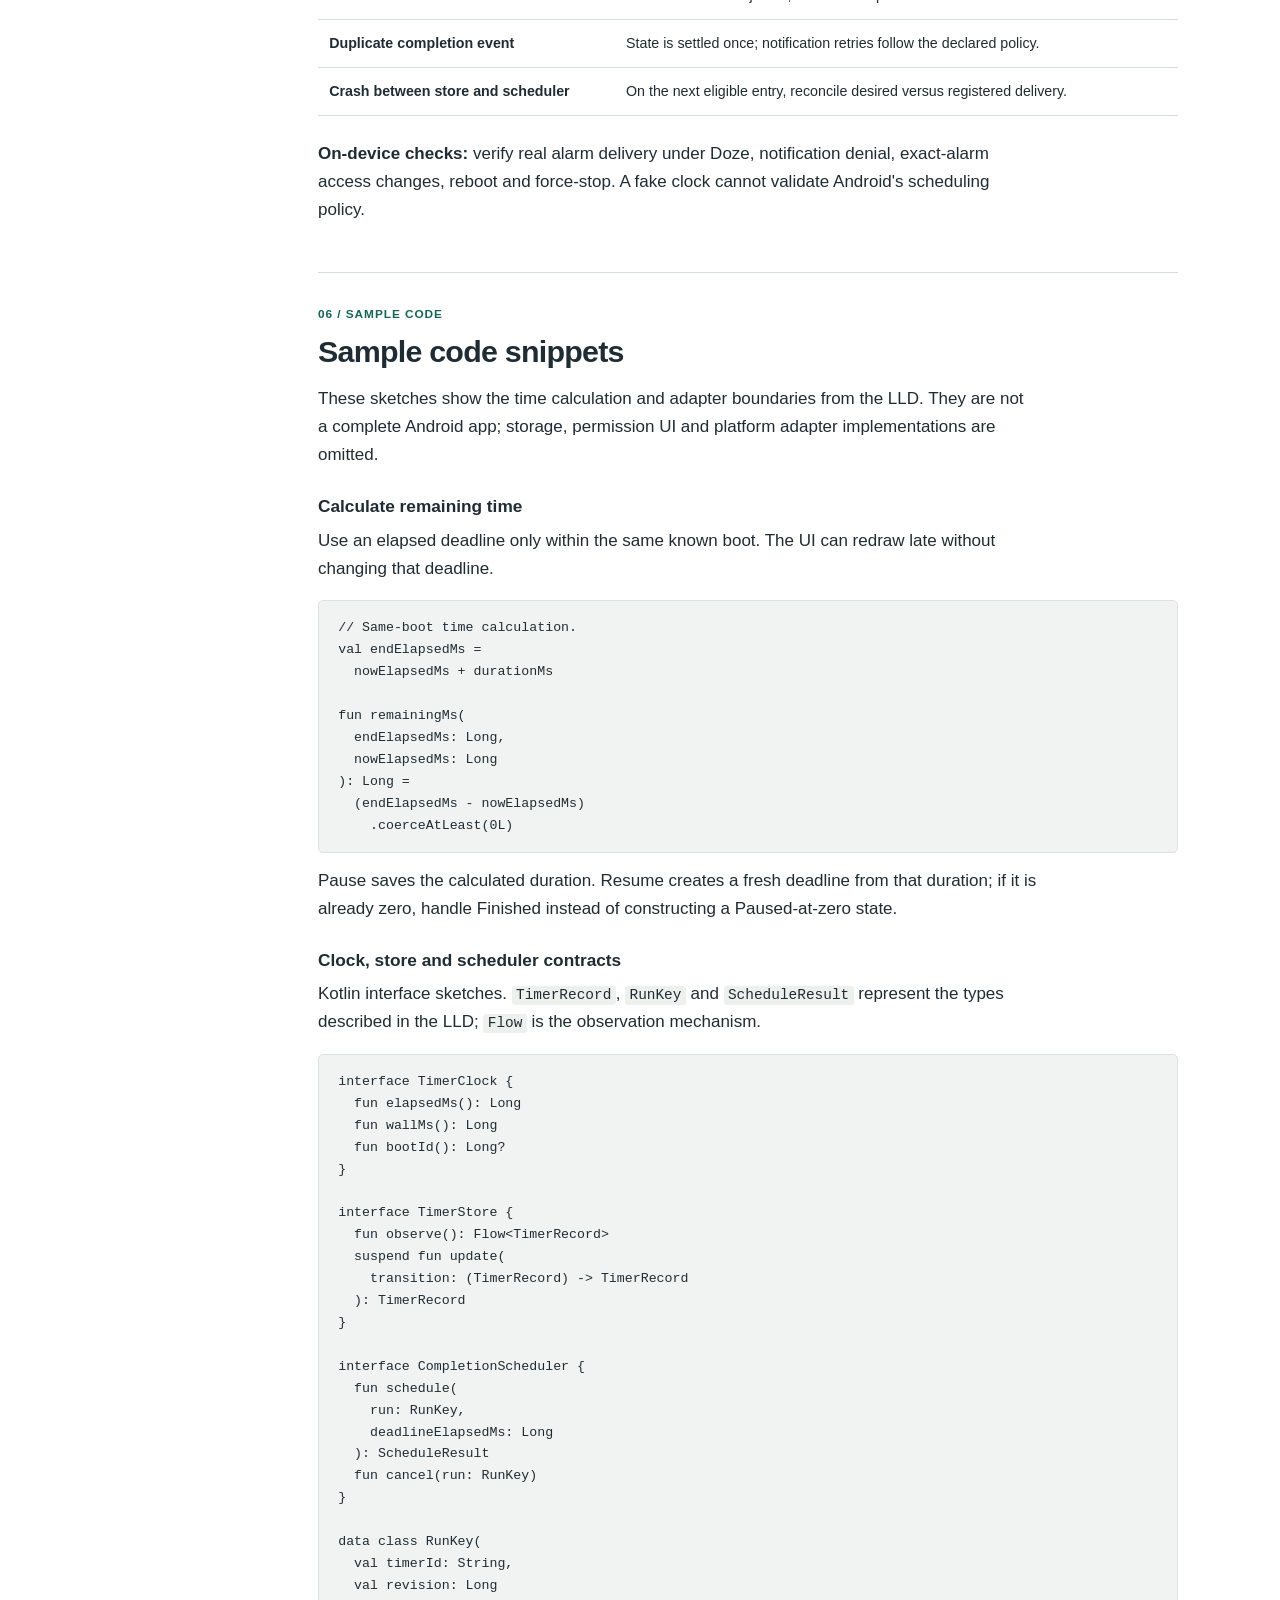
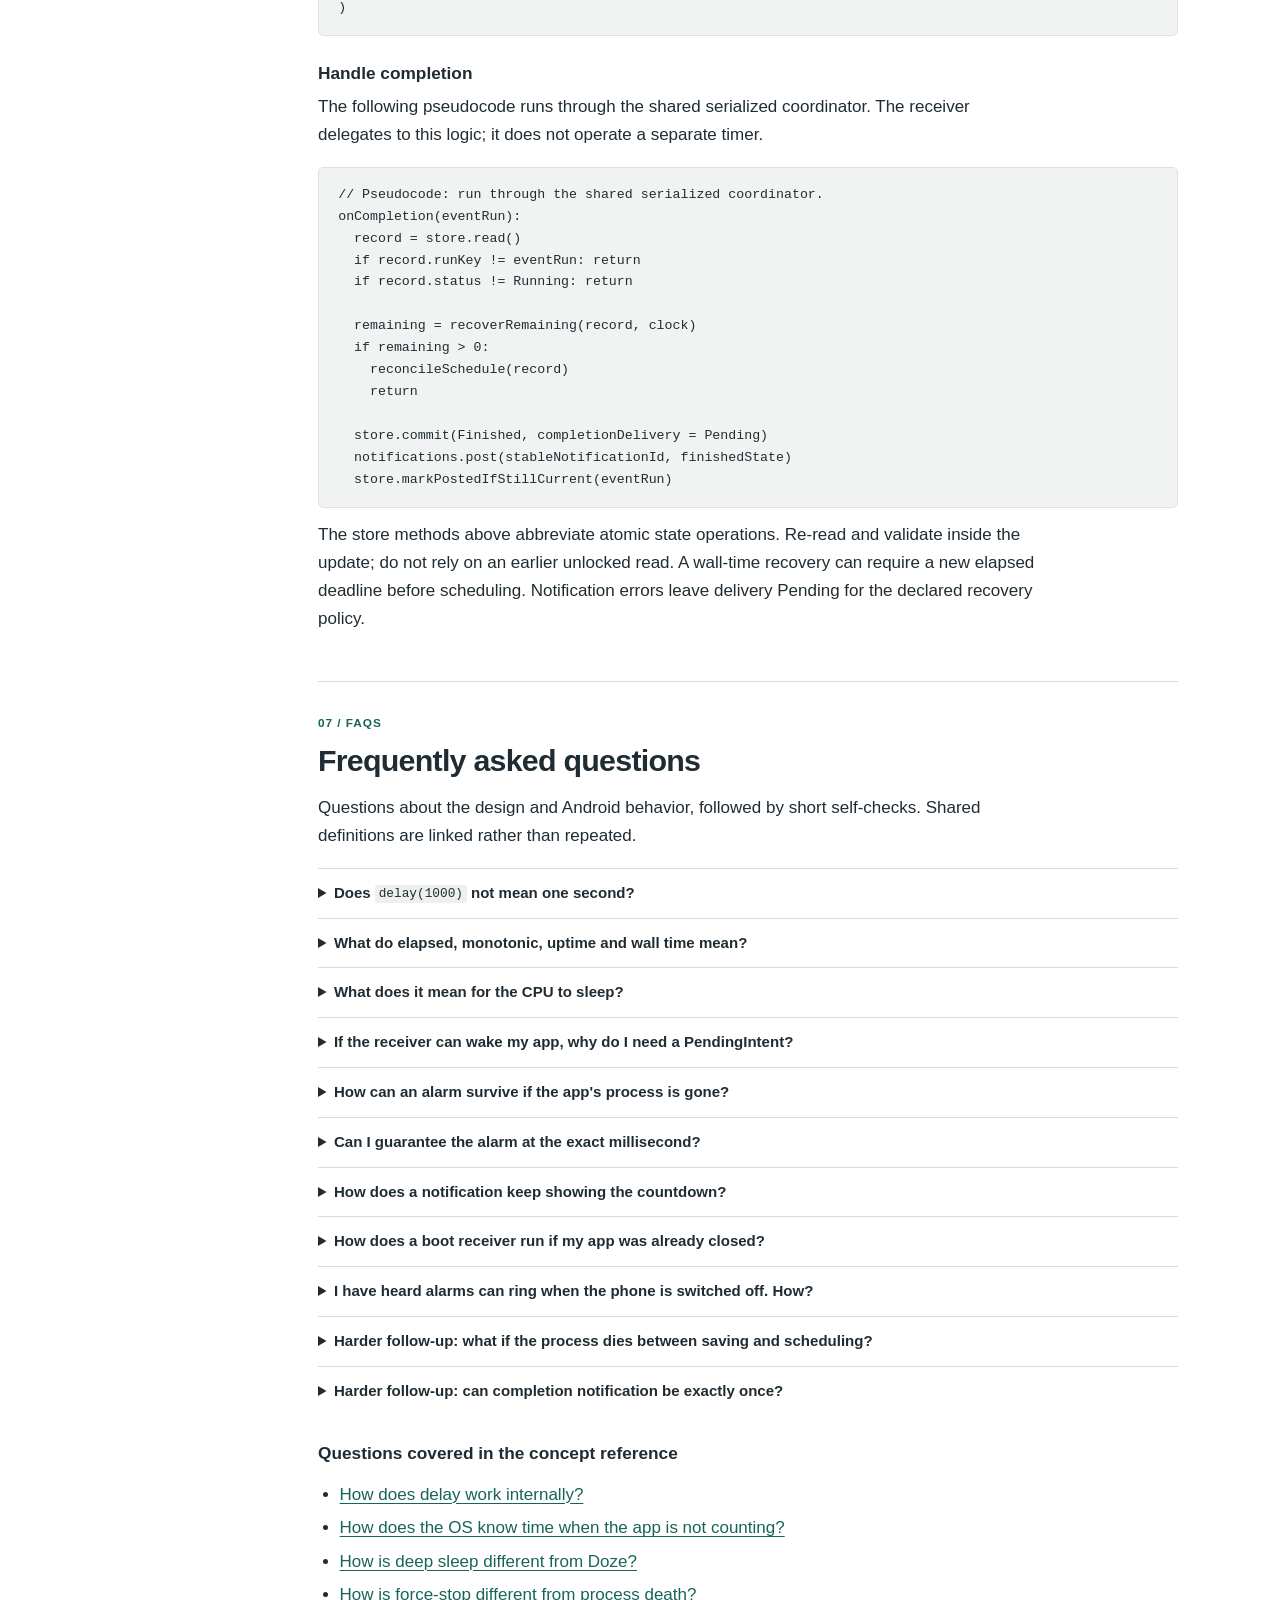
<file: problems/countdown-timer/index.html>
<!doctype html>
<html lang="en">
<head>
  <meta charset="utf-8">
  <meta name="viewport" content="width=device-width, initial-scale=1">
  <meta name="description" content="Android countdown timer design: problem, clarification questions, decisions, HLD and LLD diagrams, sample code, FAQs and concepts.">
  <title>Countdown timer | Android System Design</title>
  <link rel="stylesheet" href="../../style.css">
</head>
<body>
<a class="skip" href="index.html#main">Skip to lesson</a>
<header class="site-head">
  <a class="brand" href="../../index.html">Android System Design</a>
  <nav aria-label="Main navigation"><a href="../../index.html">Problems</a><a href="./index.html" aria-current="page">Countdown timer</a><a href="../../concepts/index.html">Concepts</a></nav>
</header>
<div class="layout">
  <aside class="rail" aria-label="Lesson navigation">
    <details class="contents"><summary>On this page</summary>
    <p class="rail-title">Contents</p>
    <nav aria-label="Progressive learning stages">
      <ol>
        <li><a href="index.html#scope"><span class="num">01</span>The problem</a></li>
        <li><a href="index.html#clarifications"><span class="num">02</span>Clarification questions</a></li>
        <li><a href="index.html#decisions"><span class="num">03</span>What the answers change</a></li>
        <li><a href="index.html#hld"><span class="num">04</span>High-level design</a></li>
        <li><a href="index.html#implementation"><span class="num">05</span>Low-level design</a></li>
        <li><a href="index.html#code"><span class="num">06</span>Sample code</a></li>
        <li><a href="index.html#faqs"><span class="num">07</span>FAQs</a></li>
        <li><a href="index.html#concepts"><span class="num">08</span>Concepts</a></li>
      </ol>
      <div class="rail-extra"><a href="index.html#proof">Test cases</a><a href="index.html#revision">Revision notes</a><a href="index.html#sources">References</a></div>
    </nav>
    </details>
  </aside>
  <main id="main">
    <div class="eyebrow">Timers / Worked example</div>
    <h1>Countdown timer</h1>
    <p class="lead">Design an Android timer with start, pause, resume and reset. Then handle completion in the background and restore the timer after process death or reboot.</p>
    <p>First clarify what the timer must do when the app is closed. Use those answers to choose the architecture, then work through its state, interfaces and code.</p>
    <div class="reading-path"><a href="index.html#scope">Read the design</a><a href="index.html#revision">Revision notes</a><a href="../../index.html#timers">Related questions</a></div>
    <p class="meta">Assumes working knowledge of Kotlin and Android. Code is illustrative; this is a design walkthrough, not a tested Android app. Platform references checked 28 October 2026.</p>

    <section class="stage" id="scope" aria-labelledby="scope-title">
      <div class="stage-label">01 / The problem</div>
      <h2 id="scope-title">What are we designing?</h2>
      <div class="promise">
        <span class="note-label">Practice prompt</span>
        <p>Design an Android countdown timer. Let the user start, pause, resume and reset it. Show the remaining time, and explain what happens when the screen disappears, the process dies or the device restarts.</p>
        <p class="source-note">This is a synthesised learning prompt, not a verbatim Google question. Compose, reboot recovery and the policies below are explicit practice choices, not requirements shared by every interview report. <a href="index.html#source-interviews">Prompt provenance</a>.</p>
      </div>
      <p>Separate the <strong>correct remaining time</strong> from a <strong>timely completion alert</strong>. You can restore the first without having delivered the second.</p>

    </section>

<section class="stage" id="clarifications" aria-labelledby="clarifications-title">
      <div class="stage-label">02 / Clarification questions</div>
      <h2 id="clarifications-title">Ask before choosing the design</h2>
      <p>These are questions to discuss with the interviewer. The working answers define this walkthrough; they are not requirements reported in every timer interview.</p>
      <div class="table-wrap">
        <table>
          <caption>Questions and working answers</caption>
          <thead><tr><th scope="col">Question</th><th scope="col">Working answer</th></tr></thead>
          <tbody>
            <tr id="clarify-count"><th scope="row">One timer or many?</th><td>One timer, with a stable identity.</td></tr>
            <tr id="clarify-lifetime"><th scope="row">What counts as &ldquo;closed&rdquo;?</th><td>Leaving the screen and ordinary process death. Force-stop is a separate platform boundary.</td></tr>
            <tr id="clarify-alert"><th scope="row">Should it alert if I never reopen the app?</th><td>Yes, subject to scheduling access and notification settings.</td></tr>
            <tr id="clarify-precision"><th scope="row">How precise must completion be?</th><td>A user-facing timer alert, with unavailable capabilities explained. No hard real-time guarantee.</td></tr>
            <tr id="clarify-reboot"><th scope="row">Does powered-off time count after a reboot?</th><td>Yes, using a wall-time fallback whose clock-change limitation is explicit.</td></tr>
            <tr id="clarify-reset"><th scope="row">What does Reset do?</th><td>Return to the original duration, stopped; cancel obsolete completion.</td></tr>
            <tr id="clarify-notifications"><th scope="row">What happens if notifications are denied?</th><td>The timer remains usable, but the UI explains that an ordinary completion notification may not be visible.</td></tr>
            <tr id="clarify-audio"><th scope="row">Is ongoing alarm audio required?</th><td>No. Sustained playback would be an additional requirement.</td></tr>
          </tbody>
        </table>
      </div>
      <p class="source-note">The distinction between process death and force-stop is a platform boundary, not a clever implementation challenge. <a href="../../concepts/index.html#app-lifetime">Read the lifetime comparison</a>.</p>
    </section>

<section class="stage" id="decisions" aria-labelledby="decisions-title">
      <div class="stage-label">03 / Decisions</div>
      <h2 id="decisions-title">What does each answer change?</h2>
      <p>An answer should change the design, not just fill in a checklist. Compare the alternatives below, then follow the linked section for this walkthrough's choice.</p>
      <div class="table-wrap">
        <table class="decision-table">
          <caption>Clarification answer &rarr; design decision</caption>
          <thead><tr><th scope="col">Question</th><th scope="col">If the answer changes</th><th scope="col">Where it appears</th></tr></thead>
          <tbody>
            <tr data-question="clarify-count"><th scope="row"><a href="index.html#clarify-count">One or many?</a></th><td><strong>One:</strong> one durable record and stable timer ID. <strong>Many:</strong> separate records, commands and alarm identities per timer so one cannot cancel another.</td><td><a href="index.html#record">Stored record</a></td></tr>
            <tr data-question="clarify-lifetime"><th scope="row"><a href="index.html#clarify-lifetime">Meaning of closed?</a></th><td><strong>Screen recreation:</strong> keep the accepted state independent of the screen. <strong>Process death:</strong> restore from durable storage. <strong>Force-stop:</strong> do not promise an autonomous restart.</td><td><a href="index.html#recovery">Recovery paths</a></td></tr>
            <tr data-question="clarify-alert"><th scope="row"><a href="index.html#clarify-alert">Alert without reopening?</a></th><td><strong>Yes:</strong> schedule a completion event outside the app process. <strong>No:</strong> a saved deadline can be enough to calculate the result when the user returns.</td><td><a href="index.html#completion">Completion delivery</a></td></tr>
            <tr data-question="clarify-precision"><th scope="row"><a href="index.html#clarify-precision">Precise completion?</a></th><td><strong>Timer-grade alert:</strong> evaluate a one-shot exact alarm and capability checks. <strong>Flexible delivery:</strong> use an explicitly best-effort schedule. Neither is a hard real-time promise.</td><td><a href="index.html#precision">Scheduling capability</a></td></tr>
            <tr data-question="clarify-reboot"><th scope="row"><a href="index.html#clarify-reboot">Count powered-off time?</a></th><td><strong>Yes:</strong> save a wall deadline and boot identity; document the fallback's uncertainty. <strong>No:</strong> agree on a different recovery policy instead of silently counting that time.</td><td><a href="index.html#reboot-policy">Reboot policy</a></td></tr>
            <tr data-question="clarify-reset"><th scope="row"><a href="index.html#clarify-reset">Reset behavior?</a></th><td><strong>Restore original duration:</strong> save it separately, move to Idle and invalidate the old run. <strong>Clear to zero:</strong> define a different transition and UI result.</td><td><a href="index.html#commands">Command transitions</a></td></tr>
            <tr data-question="clarify-notifications"><th scope="row"><a href="index.html#clarify-notifications">Notifications denied?</a></th><td><strong>Allowed:</strong> post completion when delivered. <strong>Denied:</strong> keep timekeeping correct and show the delivery limitation; exact-alarm access is not notification permission.</td><td><a href="index.html#precision">Permission handling</a></td></tr>
            <tr data-question="clarify-audio"><th scope="row"><a href="index.html#clarify-audio">Ongoing audio?</a></th><td><strong>No:</strong> do not keep a service alive just to wait. <strong>Yes:</strong> evaluate a suitable ongoing-work mechanism and its eligibility separately from scheduling completion.</td><td><a href="index.html#background-tools">Execution choices</a></td></tr>
          </tbody>
        </table>
      </div>
      <p>We use the working answers above for the rest of the lesson. If you choose a different answer, revisit the corresponding decision rather than copying the same architecture.</p>
    </section>

<section class="stage" id="hld" aria-labelledby="hld-title">
      <div class="stage-label">04 / High-level design (HLD)</div>
      <h2 id="hld-title">Components and data flow</h2>
      <p>The Activity and the completion receiver are two entry points into the same timer. Neither owns a separate countdown. A coordinator applies commands to the durable record; the UI derives its display from that record and the clock.</p>
      <figure>
        <p class="diagram-title">Application components and Android services</p>
        <div class="architecture" role="group" aria-label="Proposed timer architecture">
          <div class="arch-row"><span>Compose screen + ViewModel</span><b aria-hidden="true">&rarr;</b><span>Timer coordinator</span></div>
          <p>Commands: Start, Pause, Resume, Reset. The ViewModel observes saved state and refreshes the display while visible.</p>
          <div class="arch-row"><span>Timer coordinator</span><b aria-hidden="true">&rarr;</b><span>Repository + durable store</span></div>
          <p>The coordinator serializes transitions. The store holds the accepted run, its deadline and its revision.</p>
          <div class="arch-row platform"><span>Scheduler adapter</span><b aria-hidden="true">&rarr;</b><span>Android AlarmManager</span></div>
          <p>After a Running transition is saved, the adapter registers that run's completion. Android owns the registration outside the app process.</p>
          <div class="arch-row"><span>Completion / boot receiver</span><b aria-hidden="true">&rarr;</b><span>Timer coordinator</span></div>
          <p>Completion validates the saved run; boot recovery reconstructs its schedule. A notification adapter presents the resulting state.</p>
        </div>
        <figcaption>Proposed application architecture. Clock, scheduler and notification adapters isolate platform calls. No backend is needed for this single-device timer.</figcaption>
      </figure>
      <h3>Example: start a five-minute timer and leave the app</h3>
      <ol class="steps">
        <li>The coordinator reads elapsed time and saves Running with a five-minute deadline and a new run revision.</li>
        <li>The scheduler registers a completion event for that run. The UI redraws while visible; leaving the screen stops those redraws, not the timer.</li>
        <li>When Android delivers the event, the receiver asks the coordinator to finish that run. It checks the stored revision and deadline before updating state and posting a notification.</li>
        <li>On reopening the app, the screen reads the record and recalculates the display. It does not restart the original five minutes.</li>
      </ol>
      <p><strong>Why separate these components?</strong> Time calculation can be tested without Android. The receiver can use the same rules without an Activity or ViewModel. The storage and alarm calls remain separate operations; see the <a href="index.html#commit-gap">save/schedule failure FAQ</a>.</p>
      <p class="source-note">This component split is one design choice. Android recommends separation between UI and data layers; an additional domain coordinator is useful here because the UI and receivers share transition rules. <a href="index.html#source-architecture">Architecture reference [6]</a>.</p>
    <section class="subsection" id="completion" aria-labelledby="completion-title">
      <h3 id="completion-title">Schedule a completion event</h3>
      <p>The deadline answers &ldquo;has it expired?&rdquo; It cannot execute your code. Give the completion event to <a href="../../concepts/index.html#alarm-manager">AlarmManager</a>, rather than keeping a coroutine alive just to wait.</p>
      <figure>
        <p class="diagram-title">Who delivers the completion event?</p>
        <div class="diagram-render" data-render="delivery"><svg id="prep_delivery" width="100%" xmlns="http://www.w3.org/2000/svg" class="flowchart" style="max-width: 168px;" viewBox="4 4 168 653.4000244140625" role="graphics-document document" aria-roledescription="flowchart-v2" aria-describedby="chart-desc-prep_delivery" aria-labelledby="chart-title-prep_delivery"><title id="chart-title-prep_delivery">Completion outside the app process</title><desc id="chart-desc-prep_delivery">Proposed app code saves and schedules a run. Reused Android alarm infrastructure invokes a PendingIntent. An app receiver validates the run and posts a notification through Android.</desc><style>#prep_delivery{font-family:Arial,sans-serif;font-size:18px;fill:#202c33;}@keyframes edge-animation-frame{from{stroke-dashoffset:0;}}@keyframes dash{to{stroke-dashoffset:0;}}#prep_delivery .edge-animation-slow{stroke-dasharray:9,5!important;stroke-dashoffset:900;animation:dash 50s linear infinite;stroke-linecap:round;}#prep_delivery .edge-animation-fast{stroke-dasharray:9,5!important;stroke-dashoffset:900;animation:dash 20s linear infinite;stroke-linecap:round;}#prep_delivery .error-icon{fill:hsl(220.5882352941, 100%, 98.3333333333%);}#prep_delivery .error-text{fill:rgb(8.5000000002, 5.7500000001, 0);stroke:rgb(8.5000000002, 5.7500000001, 0);}#prep_delivery .edge-thickness-normal{stroke-width:1px;}#prep_delivery .edge-thickness-thick{stroke-width:3.5px;}#prep_delivery .edge-pattern-solid{stroke-dasharray:0;}#prep_delivery .edge-thickness-invisible{stroke-width:0;fill:none;}#prep_delivery .edge-pattern-dashed{stroke-dasharray:3;}#prep_delivery .edge-pattern-dotted{stroke-dasharray:2;}#prep_delivery .marker{fill:#52616a;stroke:#52616a;}#prep_delivery .marker.cross{stroke:#52616a;}#prep_delivery svg{font-family:Arial,sans-serif;font-size:18px;}#prep_delivery p{margin:0;}#prep_delivery .label{font-family:Arial,sans-serif;color:#202c33;}#prep_delivery .cluster-label text{fill:rgb(8.5000000002, 5.7500000001, 0);}#prep_delivery .cluster-label span{color:rgb(8.5000000002, 5.7500000001, 0);}#prep_delivery .cluster-label span p{background-color:transparent;}#prep_delivery .label text,#prep_delivery span{fill:#202c33;color:#202c33;}#prep_delivery .node rect,#prep_delivery .node circle,#prep_delivery .node ellipse,#prep_delivery .node polygon,#prep_delivery .node path{fill:#fff4dd;stroke:hsl(40.5882352941, 60%, 83.3333333333%);stroke-width:1px;}#prep_delivery .rough-node .label text,#prep_delivery .node .label text,#prep_delivery .image-shape .label,#prep_delivery .icon-shape .label{text-anchor:middle;}#prep_delivery .node .katex path{fill:#000;stroke:#000;stroke-width:1px;}#prep_delivery .rough-node .label,#prep_delivery .node .label,#prep_delivery .image-shape .label,#prep_delivery .icon-shape .label{text-align:center;}#prep_delivery .node.clickable{cursor:pointer;}#prep_delivery .root .anchor path{fill:#52616a!important;stroke-width:0;stroke:#52616a;}#prep_delivery .arrowheadPath{fill:#0b0b0b;}#prep_delivery .edgePaths .path{stroke:#52616a;stroke-width:1px;}#prep_delivery .flowchart-link{stroke:#52616a;fill:none;}#prep_delivery .edgeLabel{background-color:#ffffff;text-align:center;}#prep_delivery .edgeLabel p{background-color:#ffffff;}#prep_delivery .edgeLabel rect{opacity:0.5;background-color:#ffffff;fill:#ffffff;}#prep_delivery .labelBkg{background-color:rgba(255, 255, 255, 0.5);}#prep_delivery .cluster rect{fill:hsl(220.5882352941, 100%, 98.3333333333%);stroke:hsl(220.5882352941, 60%, 88.3333333333%);stroke-width:1px;}#prep_delivery .cluster text{fill:rgb(8.5000000002, 5.7500000001, 0);}#prep_delivery .cluster span{color:rgb(8.5000000002, 5.7500000001, 0);}#prep_delivery .node .collapsed-indicator{fill:hsl(220.5882352941, 60%, 88.3333333333%);stroke:none;opacity:0.6;}#prep_delivery .node .collapsed-separator{stroke:hsl(220.5882352941, 60%, 88.3333333333%);stroke-width:0.75px;}#prep_delivery div.mermaidTooltip{position:absolute;text-align:center;max-width:200px;padding:2px;font-family:Arial,sans-serif;font-size:12px;background:hsl(220.5882352941, 100%, 98.3333333333%);border:1px solid hsl(220.5882352941, 60%, 88.3333333333%);border-radius:2px;pointer-events:none;z-index:100;}#prep_delivery .flowchartTitleText{text-anchor:middle;font-size:18px;fill:#202c33;}#prep_delivery rect.text{fill:none;stroke-width:0;}#prep_delivery .icon-shape,#prep_delivery .image-shape{background-color:#ffffff;text-align:center;}#prep_delivery .icon-shape p,#prep_delivery .image-shape p{background-color:#ffffff;padding:2px;}#prep_delivery .icon-shape .label rect,#prep_delivery .image-shape .label rect{opacity:0.5;background-color:#ffffff;fill:#ffffff;}#prep_delivery .label-icon{display:inline-block;height:1em;overflow:visible;vertical-align:-0.125em;}#prep_delivery .node .label-icon path{fill:currentColor;stroke:revert;stroke-width:revert;}#prep_delivery .node .neo-node{stroke:hsl(40.5882352941, 60%, 83.3333333333%);}#prep_delivery [data-look="neo"].node rect,#prep_delivery [data-look="neo"].cluster rect,#prep_delivery [data-look="neo"].node polygon{stroke:url(#prep_delivery-gradient);filter:drop-shadow( 1px 2px 2px rgba(185,185,185,1));}#prep_delivery [data-look="neo"].swimlane.cluster rect{filter:none;}#prep_delivery [data-look="neo"].node path{stroke:url(#prep_delivery-gradient);stroke-width:1px;}#prep_delivery [data-look="neo"].node .outer-path{filter:drop-shadow( 1px 2px 2px rgba(185,185,185,1));}#prep_delivery [data-look="neo"].node .neo-line path{stroke:hsl(40.5882352941, 60%, 83.3333333333%);filter:none;}#prep_delivery [data-look="neo"].node circle{stroke:url(#prep_delivery-gradient);filter:drop-shadow( 1px 2px 2px rgba(185,185,185,1));}#prep_delivery [data-look="neo"].node circle .state-start{fill:#000000;}#prep_delivery [data-look="neo"].icon-shape .icon{fill:url(#prep_delivery-gradient);filter:drop-shadow( 1px 2px 2px rgba(185,185,185,1));}#prep_delivery [data-look="neo"].icon-shape .icon-neo path{stroke:url(#prep_delivery-gradient);filter:drop-shadow( 1px 2px 2px rgba(185,185,185,1));}#prep_delivery :root{--mermaid-font-family:"trebuchet ms",verdana,arial,sans-serif;}#prep_delivery .proposed rect{fill:rgb(238, 246, 241)!important;stroke:rgb(23, 101, 87)!important;color:rgb(32, 44, 51)!important;}#prep_delivery .proposed polygon{fill:rgb(238, 246, 241)!important;stroke:rgb(23, 101, 87)!important;color:rgb(32, 44, 51)!important;}#prep_delivery .proposed ellipse{fill:rgb(238, 246, 241)!important;stroke:rgb(23, 101, 87)!important;color:rgb(32, 44, 51)!important;}#prep_delivery .proposed circle{fill:rgb(238, 246, 241)!important;stroke:rgb(23, 101, 87)!important;color:rgb(32, 44, 51)!important;}#prep_delivery .proposed path{fill:rgb(238, 246, 241)!important;stroke:rgb(23, 101, 87)!important;color:rgb(32, 44, 51)!important;}#prep_delivery .proposed tspan{fill:rgb(32, 44, 51)!important;}#prep_delivery .platform rect{fill:rgb(237, 243, 250)!important;stroke:rgb(49, 93, 121)!important;color:rgb(32, 44, 51)!important;}#prep_delivery .platform polygon{fill:rgb(237, 243, 250)!important;stroke:rgb(49, 93, 121)!important;color:rgb(32, 44, 51)!important;}#prep_delivery .platform ellipse{fill:rgb(237, 243, 250)!important;stroke:rgb(49, 93, 121)!important;color:rgb(32, 44, 51)!important;}#prep_delivery .platform circle{fill:rgb(237, 243, 250)!important;stroke:rgb(49, 93, 121)!important;color:rgb(32, 44, 51)!important;}#prep_delivery .platform path{fill:rgb(237, 243, 250)!important;stroke:rgb(49, 93, 121)!important;color:rgb(32, 44, 51)!important;}#prep_delivery .platform tspan{fill:rgb(32, 44, 51)!important;}</style><g><marker id="prep_delivery_flowchart-v2-pointEnd" class="marker flowchart-v2" viewBox="0 0 10 10" refX="5" refY="5" markerUnits="userSpaceOnUse" markerWidth="8" markerHeight="8" orient="auto"><path d="M 0 0 L 10 5 L 0 10 z" class="arrowMarkerPath" style="stroke-width: 1; stroke-dasharray: 1, 0;"></path></marker><marker id="prep_delivery_flowchart-v2-pointStart" class="marker flowchart-v2" viewBox="0 0 10 10" refX="4.5" refY="5" markerUnits="userSpaceOnUse" markerWidth="8" markerHeight="8" orient="auto"><path d="M 0 5 L 10 10 L 10 0 z" class="arrowMarkerPath" style="stroke-width: 1; stroke-dasharray: 1, 0;"></path></marker><marker id="prep_delivery_flowchart-v2-pointEnd-margin" class="marker flowchart-v2" viewBox="0 0 11.5 14" refX="11.5" refY="7" markerUnits="userSpaceOnUse" markerWidth="10.5" markerHeight="14" orient="auto"><path d="M 0 0 L 11.5 7 L 0 14 z" class="arrowMarkerPath" style="stroke-width: 0; stroke-dasharray: 1, 0;"></path></marker><marker id="prep_delivery_flowchart-v2-pointStart-margin" class="marker flowchart-v2" viewBox="0 0 11.5 14" refX="1" refY="7" markerUnits="userSpaceOnUse" markerWidth="11.5" markerHeight="14" orient="auto"><polygon points="0,7 11.5,14 11.5,0" class="arrowMarkerPath" style="stroke-width: 0; stroke-dasharray: 1, 0;"></polygon></marker><marker id="prep_delivery_flowchart-v2-circleEnd" class="marker flowchart-v2" viewBox="0 0 10 10" refX="11" refY="5" markerUnits="userSpaceOnUse" markerWidth="11" markerHeight="11" orient="auto"><circle cx="5" cy="5" r="5" class="arrowMarkerPath" style="stroke-width: 1; stroke-dasharray: 1, 0;"></circle></marker><marker id="prep_delivery_flowchart-v2-circleStart" class="marker flowchart-v2" viewBox="0 0 10 10" refX="-1" refY="5" markerUnits="userSpaceOnUse" markerWidth="11" markerHeight="11" orient="auto"><circle cx="5" cy="5" r="5" class="arrowMarkerPath" style="stroke-width: 1; stroke-dasharray: 1, 0;"></circle></marker><marker id="prep_delivery_flowchart-v2-circleEnd-margin" class="marker flowchart-v2" viewBox="0 0 10 10" refY="5" refX="12.25" markerUnits="userSpaceOnUse" markerWidth="14" markerHeight="14" orient="auto"><circle cx="5" cy="5" r="5" class="arrowMarkerPath" style="stroke-width: 0; stroke-dasharray: 1, 0;"></circle></marker><marker id="prep_delivery_flowchart-v2-circleStart-margin" class="marker flowchart-v2" viewBox="0 0 10 10" refX="-2" refY="5" markerUnits="userSpaceOnUse" markerWidth="14" markerHeight="14" orient="auto"><circle cx="5" cy="5" r="5" class="arrowMarkerPath" style="stroke-width: 0; stroke-dasharray: 1, 0;"></circle></marker><marker id="prep_delivery_flowchart-v2-crossEnd" class="marker cross flowchart-v2" viewBox="0 0 11 11" refX="12" refY="5.2" markerUnits="userSpaceOnUse" markerWidth="11" markerHeight="11" orient="auto"><path d="M 1,1 l 9,9 M 10,1 l -9,9" class="arrowMarkerPath" style="stroke-width: 2; stroke-dasharray: 1, 0;"></path></marker><marker id="prep_delivery_flowchart-v2-crossStart" class="marker cross flowchart-v2" viewBox="0 0 11 11" refX="-1" refY="5.2" markerUnits="userSpaceOnUse" markerWidth="11" markerHeight="11" orient="auto"><path d="M 1,1 l 9,9 M 10,1 l -9,9" class="arrowMarkerPath" style="stroke-width: 2; stroke-dasharray: 1, 0;"></path></marker><marker id="prep_delivery_flowchart-v2-crossEnd-margin" class="marker cross flowchart-v2" viewBox="0 0 15 15" refX="17.7" refY="7.5" markerUnits="userSpaceOnUse" markerWidth="12" markerHeight="12" orient="auto"><path d="M 1,1 L 14,14 M 1,14 L 14,1" class="arrowMarkerPath" style="stroke-width: 2.5;"></path></marker><marker id="prep_delivery_flowchart-v2-crossStart-margin" class="marker cross flowchart-v2" viewBox="0 0 15 15" refX="-3.5" refY="7.5" markerUnits="userSpaceOnUse" markerWidth="12" markerHeight="12" orient="auto"><path d="M 1,1 L 14,14 M 1,14 L 14,1" class="arrowMarkerPath" style="stroke-width: 2.5; stroke-dasharray: 1, 0;"></path></marker><g class="root"><g class="clusters"></g><g class="edges edgePaths"><path d="M88,115.4000015258789L88,151.4000015258789" id="prep_delivery-L_A_B_0" class="edge-thickness-normal edge-pattern-solid edge-thickness-normal edge-pattern-solid flowchart-link" style="stroke-dasharray: 0 0 32.00000762939453 4; stroke-dashoffset: 0;;" data-edge="true" data-et="edge" data-id="L_A_B_0" data-points="W3sieCI6ODgsInkiOjExNS40MDAwMDE1MjU4Nzg5fSx7IngiOjg4LCJ5IjoxNTUuNDAwMDAxNTI1ODc4OX1d" data-look="neo" marker-end="url(#prep_delivery_flowchart-v2-pointEnd-margin)"></path><path d="M88,219.20000457763672L88,255.20000457763672" id="prep_delivery-L_B_C_0" class="edge-thickness-normal edge-pattern-solid edge-thickness-normal edge-pattern-solid flowchart-link" style="stroke-dasharray: 0 0 32 4; stroke-dashoffset: 0;;" data-edge="true" data-et="edge" data-id="L_B_C_0" data-points="W3sieCI6ODgsInkiOjIxOS4yMDAwMDQ1Nzc2MzY3Mn0seyJ4Ijo4OCwieSI6MjU5LjIwMDAwNDU3NzYzNjd9XQ==" data-look="neo" marker-end="url(#prep_delivery_flowchart-v2-pointEnd-margin)"></path><path d="M88,362.6000061035156L88,398.6000061035156" id="prep_delivery-L_C_D_0" class="edge-thickness-normal edge-pattern-solid edge-thickness-normal edge-pattern-solid flowchart-link" style="stroke-dasharray: 0 0 32 4; stroke-dashoffset: 0;;" data-edge="true" data-et="edge" data-id="L_C_D_0" data-points="W3sieCI6ODgsInkiOjM2Mi42MDAwMDYxMDM1MTU2fSx7IngiOjg4LCJ5Ijo0MDIuNjAwMDA2MTAzNTE1Nn1d" data-look="neo" marker-end="url(#prep_delivery_flowchart-v2-pointEnd-margin)"></path><path d="M88,506.00000762939453L88,542.0000076293945" id="prep_delivery-L_D_E_0" class="edge-thickness-normal edge-pattern-solid edge-thickness-normal edge-pattern-solid flowchart-link" style="stroke-dasharray: 0 0 32 4; stroke-dashoffset: 0;;" data-edge="true" data-et="edge" data-id="L_D_E_0" data-points="W3sieCI6ODgsInkiOjUwNi4wMDAwMDc2MjkzOTQ1M30seyJ4Ijo4OCwieSI6NTQ2LjAwMDAwNzYyOTM5NDV9XQ==" data-look="neo" marker-end="url(#prep_delivery_flowchart-v2-pointEnd-margin)"></path></g><g class="edgeLabels"></g><g class="nodes"><g class="node default proposed" id="prep_delivery-flowchart-A-0" data-look="neo" transform="translate(88, 63.70000076293945)"><rect class="basic label-container" style="fill:#eef6f1 !important;stroke:#176557 !important" x="-76" y="-51.70000076293945" width="152" height="103.4000015258789"></rect><g class="label" style="color:#202c33 !important" transform="translate(0, -39.70000076293945)"><rect></rect><g><rect class="background" style="stroke: none"></rect><text y="-10.1" style="fill:#202c33 !important"><tspan class="text-outer-tspan row" x="0" y="-0.1em" dy="1.1em"><tspan font-style="normal" class="text-inner-tspan" font-weight="normal">App:</tspan><tspan font-style="normal" class="text-inner-tspan" font-weight="normal"> save</tspan></tspan><tspan class="text-outer-tspan row" x="0" y="1em" dy="1.1em"><tspan font-style="normal" class="text-inner-tspan" font-weight="normal">and</tspan></tspan><tspan class="text-outer-tspan row" x="0" y="2.1em" dy="1.1em"><tspan font-style="normal" class="text-inner-tspan" font-weight="normal">schedule</tspan></tspan><tspan class="text-outer-tspan row" x="0" y="3.2em" dy="1.1em"><tspan font-style="normal" class="text-inner-tspan" font-weight="normal">run</tspan></tspan></text></g></g></g><g class="node default platform" id="prep_delivery-flowchart-B-1" data-look="neo" transform="translate(88, 187.3000030517578)"><rect class="basic label-container" style="fill:#edf3fa !important;stroke:#315d79 !important" x="-76" y="-31.900001525878906" width="152" height="63.80000305175781"></rect><g class="label" style="color:#202c33 !important" transform="translate(0, -19.900001525878906)"><rect></rect><g><rect class="background" style="stroke: none"></rect><text y="-10.1" style="fill:#202c33 !important"><tspan class="text-outer-tspan row" x="0" y="-0.1em" dy="1.1em"><tspan font-style="normal" class="text-inner-tspan" font-weight="normal">Android:</tspan></tspan><tspan class="text-outer-tspan row" x="0" y="1em" dy="1.1em"><tspan font-style="normal" class="text-inner-tspan" font-weight="normal">retain</tspan><tspan font-style="normal" class="text-inner-tspan" font-weight="normal"> alarm</tspan></tspan></text></g></g></g><g class="node default platform" id="prep_delivery-flowchart-C-3" data-look="neo" transform="translate(88, 310.9000053405762)"><rect class="basic label-container" style="fill:#edf3fa !important;stroke:#315d79 !important" x="-76" y="-51.70000076293945" width="152" height="103.4000015258789"></rect><g class="label" style="color:#202c33 !important" transform="translate(0, -39.70000076293945)"><rect></rect><g><rect class="background" style="stroke: none"></rect><text y="-10.1" style="fill:#202c33 !important"><tspan class="text-outer-tspan row" x="0" y="-0.1em" dy="1.1em"><tspan font-style="normal" class="text-inner-tspan" font-weight="normal">Android:</tspan></tspan><tspan class="text-outer-tspan row" x="0" y="1em" dy="1.1em"><tspan font-style="normal" class="text-inner-tspan" font-weight="normal">invoke</tspan></tspan><tspan class="text-outer-tspan row" x="0" y="2.1em" dy="1.1em"><tspan font-style="normal" class="text-inner-tspan" font-weight="normal">PendingInte</tspan></tspan><tspan class="text-outer-tspan row" x="0" y="3.2em" dy="1.1em"><tspan font-style="normal" class="text-inner-tspan" font-weight="normal">nt</tspan></tspan></text></g></g></g><g class="node default proposed" id="prep_delivery-flowchart-D-5" data-look="neo" transform="translate(88, 454.3000068664551)"><rect class="basic label-container" style="fill:#eef6f1 !important;stroke:#176557 !important" x="-76" y="-51.70000076293945" width="152" height="103.4000015258789"></rect><g class="label" style="color:#202c33 !important" transform="translate(0, -39.70000076293945)"><rect></rect><g><rect class="background" style="stroke: none"></rect><text y="-10.1" style="fill:#202c33 !important"><tspan class="text-outer-tspan row" x="0" y="-0.1em" dy="1.1em"><tspan font-style="normal" class="text-inner-tspan" font-weight="normal">App:</tspan></tspan><tspan class="text-outer-tspan row" x="0" y="1em" dy="1.1em"><tspan font-style="normal" class="text-inner-tspan" font-weight="normal">receiver</tspan></tspan><tspan class="text-outer-tspan row" x="0" y="2.1em" dy="1.1em"><tspan font-style="normal" class="text-inner-tspan" font-weight="normal">validates</tspan></tspan><tspan class="text-outer-tspan row" x="0" y="3.2em" dy="1.1em"><tspan font-style="normal" class="text-inner-tspan" font-weight="normal">run</tspan></tspan></text></g></g></g><g class="node default platform" id="prep_delivery-flowchart-E-7" data-look="neo" transform="translate(88, 597.700008392334)"><rect class="basic label-container" style="fill:#edf3fa !important;stroke:#315d79 !important" x="-76" y="-51.70000076293945" width="152" height="103.4000015258789"></rect><g class="label" style="color:#202c33 !important" transform="translate(0, -39.70000076293945)"><rect></rect><g><rect class="background" style="stroke: none"></rect><text y="-10.1" style="fill:#202c33 !important"><tspan class="text-outer-tspan row" x="0" y="-0.1em" dy="1.1em"><tspan font-style="normal" class="text-inner-tspan" font-weight="normal">Android:</tspan></tspan><tspan class="text-outer-tspan row" x="0" y="1em" dy="1.1em"><tspan font-style="normal" class="text-inner-tspan" font-weight="normal">display</tspan></tspan><tspan class="text-outer-tspan row" x="0" y="2.1em" dy="1.1em"><tspan font-style="normal" class="text-inner-tspan" font-weight="normal">posted</tspan></tspan><tspan class="text-outer-tspan row" x="0" y="3.2em" dy="1.1em"><tspan font-style="normal" class="text-inner-tspan" font-weight="normal">notification</tspan></tspan></text></g></g></g></g></g></g><defs><filter id="prep_delivery-drop-shadow" height="130%" width="130%"><feDropShadow dx="4" dy="4" stdDeviation="0" flood-opacity="0.06" flood-color="#000000"></feDropShadow></filter></defs><defs><filter id="prep_delivery-drop-shadow-small" height="150%" width="150%"><feDropShadow dx="2" dy="2" stdDeviation="0" flood-opacity="0.06" flood-color="#000000"></feDropShadow></filter></defs><linearGradient id="prep_delivery-gradient" gradientUnits="objectBoundingBox" x1="0%" y1="0%" x2="100%" y2="0%"><stop offset="0%" stop-color="hsl(40.5882352941, 60%, 83.3333333333%)" stop-opacity="1"></stop><stop offset="100%" stop-color="hsl(-79.4117647059, 60%, 83.3333333333%)" stop-opacity="1"></stop></linearGradient></svg></div>
        <p class="diagram-fallback">The app saves a run and registers an alarm. Android retains the scheduled action outside the app process. At delivery it invokes an explicit receiver through a PendingIntent. The receiver checks the current run before posting completion.</p>
        <div class="legend"><span>App code: proposed</span><span class="platform">Android capability: reused</span></div>
        <figcaption>Normal delivery path, subject to the selected alarm API, permissions and device state. The receiver is an entry point, not a permanently running object.</figcaption>
      </figure>
      <details class="diagram-source"><summary>Editable Mermaid: completion delivery</summary><pre><code data-mermaid="delivery">flowchart TD
  accTitle: Completion outside the app process
  accDescr: Proposed app code saves and schedules a run. Reused Android alarm infrastructure invokes a PendingIntent. An app receiver validates the run and posts a notification through Android.
  A["App: save and schedule run"] --> B["Android: retain alarm"]
  B --> C["Android: invoke PendingIntent"]
  C --> D["App: receiver validates run"]
  D --> E["Android: display posted notification"]
  classDef proposed fill:#eef6f1,stroke:#176557,color:#202c33
  classDef platform fill:#edf3fa,stroke:#315d79,color:#202c33
  class A,D proposed
  class B,C,E platform
</code></pre></details>
      <p><strong>Three roles, not competing tools:</strong> AlarmManager chooses <em>when</em>; a <a href="../../concepts/index.html#pending-intent">PendingIntent</a> is the delegated action; a <a href="../../concepts/index.html#broadcast-receiver">BroadcastReceiver</a> contains the handler. An ordinary registered receiver does not schedule itself.</p>
      <div class="note boundary" id="precision"><span class="note-label">Delivery limitations</span><p>Precise, user-facing completion may justify a one-shot exact alarm. For idle delivery, consider the appropriate allow-while-idle API; check exact-alarm capability. If access is unavailable, explain the limitation and request it where appropriate, or offer an explicitly best-effort mode. Neither mode guarantees an alert at the exact millisecond. <a class="source-ref" href="index.html#source-alarms">[3]</a> <a class="source-ref" href="index.html#source-doze">[4]</a></p></div>
      <p>A correct timer can still have an invisible alert when notifications are denied. <strong>Exact-alarm access and notification permission are separate checks.</strong> Neither means the phone can alert while fully powered off.</p>




      <h4 id="background-tools">Coroutine, alarm, foreground service or WorkManager?</h4>
      <figure>
        <p class="diagram-title">What actually needs to happen?</p>
        <div class="diagram-render" data-render="work"><svg id="prep_work" width="100%" xmlns="http://www.w3.org/2000/svg" class="flowchart" style="max-width: 392px;" viewBox="4 4 392 563.4000244140625" role="graphics-document document" aria-roledescription="flowchart-v2" aria-describedby="chart-desc-prep_work" aria-labelledby="chart-title-prep_work"><title id="chart-title-prep_work">Select background work by the requirement</title><desc id="chart-desc-prep_work">Choose a coroutine for visible redraws, AlarmManager for deadline delivery, an eligible foreground service for ongoing work, or WorkManager for deferrable durable work.</desc><style>#prep_work{font-family:Arial,sans-serif;font-size:18px;fill:#202c33;}@keyframes edge-animation-frame{from{stroke-dashoffset:0;}}@keyframes dash{to{stroke-dashoffset:0;}}#prep_work .edge-animation-slow{stroke-dasharray:9,5!important;stroke-dashoffset:900;animation:dash 50s linear infinite;stroke-linecap:round;}#prep_work .edge-animation-fast{stroke-dasharray:9,5!important;stroke-dashoffset:900;animation:dash 20s linear infinite;stroke-linecap:round;}#prep_work .error-icon{fill:hsl(220.5882352941, 100%, 98.3333333333%);}#prep_work .error-text{fill:rgb(8.5000000002, 5.7500000001, 0);stroke:rgb(8.5000000002, 5.7500000001, 0);}#prep_work .edge-thickness-normal{stroke-width:1px;}#prep_work .edge-thickness-thick{stroke-width:3.5px;}#prep_work .edge-pattern-solid{stroke-dasharray:0;}#prep_work .edge-thickness-invisible{stroke-width:0;fill:none;}#prep_work .edge-pattern-dashed{stroke-dasharray:3;}#prep_work .edge-pattern-dotted{stroke-dasharray:2;}#prep_work .marker{fill:#52616a;stroke:#52616a;}#prep_work .marker.cross{stroke:#52616a;}#prep_work svg{font-family:Arial,sans-serif;font-size:18px;}#prep_work p{margin:0;}#prep_work .label{font-family:Arial,sans-serif;color:#202c33;}#prep_work .cluster-label text{fill:rgb(8.5000000002, 5.7500000001, 0);}#prep_work .cluster-label span{color:rgb(8.5000000002, 5.7500000001, 0);}#prep_work .cluster-label span p{background-color:transparent;}#prep_work .label text,#prep_work span{fill:#202c33;color:#202c33;}#prep_work .node rect,#prep_work .node circle,#prep_work .node ellipse,#prep_work .node polygon,#prep_work .node path{fill:#fff4dd;stroke:hsl(40.5882352941, 60%, 83.3333333333%);stroke-width:1px;}#prep_work .rough-node .label text,#prep_work .node .label text,#prep_work .image-shape .label,#prep_work .icon-shape .label{text-anchor:middle;}#prep_work .node .katex path{fill:#000;stroke:#000;stroke-width:1px;}#prep_work .rough-node .label,#prep_work .node .label,#prep_work .image-shape .label,#prep_work .icon-shape .label{text-align:center;}#prep_work .node.clickable{cursor:pointer;}#prep_work .root .anchor path{fill:#52616a!important;stroke-width:0;stroke:#52616a;}#prep_work .arrowheadPath{fill:#0b0b0b;}#prep_work .edgePaths .path{stroke:#52616a;stroke-width:1px;}#prep_work .flowchart-link{stroke:#52616a;fill:none;}#prep_work .edgeLabel{background-color:#ffffff;text-align:center;}#prep_work .edgeLabel p{background-color:#ffffff;}#prep_work .edgeLabel rect{opacity:0.5;background-color:#ffffff;fill:#ffffff;}#prep_work .labelBkg{background-color:rgba(255, 255, 255, 0.5);}#prep_work .cluster rect{fill:hsl(220.5882352941, 100%, 98.3333333333%);stroke:hsl(220.5882352941, 60%, 88.3333333333%);stroke-width:1px;}#prep_work .cluster text{fill:rgb(8.5000000002, 5.7500000001, 0);}#prep_work .cluster span{color:rgb(8.5000000002, 5.7500000001, 0);}#prep_work .node .collapsed-indicator{fill:hsl(220.5882352941, 60%, 88.3333333333%);stroke:none;opacity:0.6;}#prep_work .node .collapsed-separator{stroke:hsl(220.5882352941, 60%, 88.3333333333%);stroke-width:0.75px;}#prep_work div.mermaidTooltip{position:absolute;text-align:center;max-width:200px;padding:2px;font-family:Arial,sans-serif;font-size:12px;background:hsl(220.5882352941, 100%, 98.3333333333%);border:1px solid hsl(220.5882352941, 60%, 88.3333333333%);border-radius:2px;pointer-events:none;z-index:100;}#prep_work .flowchartTitleText{text-anchor:middle;font-size:18px;fill:#202c33;}#prep_work rect.text{fill:none;stroke-width:0;}#prep_work .icon-shape,#prep_work .image-shape{background-color:#ffffff;text-align:center;}#prep_work .icon-shape p,#prep_work .image-shape p{background-color:#ffffff;padding:2px;}#prep_work .icon-shape .label rect,#prep_work .image-shape .label rect{opacity:0.5;background-color:#ffffff;fill:#ffffff;}#prep_work .label-icon{display:inline-block;height:1em;overflow:visible;vertical-align:-0.125em;}#prep_work .node .label-icon path{fill:currentColor;stroke:revert;stroke-width:revert;}#prep_work .node .neo-node{stroke:hsl(40.5882352941, 60%, 83.3333333333%);}#prep_work [data-look="neo"].node rect,#prep_work [data-look="neo"].cluster rect,#prep_work [data-look="neo"].node polygon{stroke:url(#prep_work-gradient);filter:drop-shadow( 1px 2px 2px rgba(185,185,185,1));}#prep_work [data-look="neo"].swimlane.cluster rect{filter:none;}#prep_work [data-look="neo"].node path{stroke:url(#prep_work-gradient);stroke-width:1px;}#prep_work [data-look="neo"].node .outer-path{filter:drop-shadow( 1px 2px 2px rgba(185,185,185,1));}#prep_work [data-look="neo"].node .neo-line path{stroke:hsl(40.5882352941, 60%, 83.3333333333%);filter:none;}#prep_work [data-look="neo"].node circle{stroke:url(#prep_work-gradient);filter:drop-shadow( 1px 2px 2px rgba(185,185,185,1));}#prep_work [data-look="neo"].node circle .state-start{fill:#000000;}#prep_work [data-look="neo"].icon-shape .icon{fill:url(#prep_work-gradient);filter:drop-shadow( 1px 2px 2px rgba(185,185,185,1));}#prep_work [data-look="neo"].icon-shape .icon-neo path{stroke:url(#prep_work-gradient);filter:drop-shadow( 1px 2px 2px rgba(185,185,185,1));}#prep_work :root{--mermaid-font-family:"trebuchet ms",verdana,arial,sans-serif;}#prep_work .proposed rect{fill:rgb(238, 246, 241)!important;stroke:rgb(23, 101, 87)!important;color:rgb(32, 44, 51)!important;}#prep_work .proposed polygon{fill:rgb(238, 246, 241)!important;stroke:rgb(23, 101, 87)!important;color:rgb(32, 44, 51)!important;}#prep_work .proposed ellipse{fill:rgb(238, 246, 241)!important;stroke:rgb(23, 101, 87)!important;color:rgb(32, 44, 51)!important;}#prep_work .proposed circle{fill:rgb(238, 246, 241)!important;stroke:rgb(23, 101, 87)!important;color:rgb(32, 44, 51)!important;}#prep_work .proposed path{fill:rgb(238, 246, 241)!important;stroke:rgb(23, 101, 87)!important;color:rgb(32, 44, 51)!important;}#prep_work .proposed tspan{fill:rgb(32, 44, 51)!important;}#prep_work .platform rect{fill:rgb(237, 243, 250)!important;stroke:rgb(49, 93, 121)!important;color:rgb(32, 44, 51)!important;}#prep_work .platform polygon{fill:rgb(237, 243, 250)!important;stroke:rgb(49, 93, 121)!important;color:rgb(32, 44, 51)!important;}#prep_work .platform ellipse{fill:rgb(237, 243, 250)!important;stroke:rgb(49, 93, 121)!important;color:rgb(32, 44, 51)!important;}#prep_work .platform circle{fill:rgb(237, 243, 250)!important;stroke:rgb(49, 93, 121)!important;color:rgb(32, 44, 51)!important;}#prep_work .platform path{fill:rgb(237, 243, 250)!important;stroke:rgb(49, 93, 121)!important;color:rgb(32, 44, 51)!important;}#prep_work .platform tspan{fill:rgb(32, 44, 51)!important;}</style><g><marker id="prep_work_flowchart-v2-pointEnd" class="marker flowchart-v2" viewBox="0 0 10 10" refX="5" refY="5" markerUnits="userSpaceOnUse" markerWidth="8" markerHeight="8" orient="auto"><path d="M 0 0 L 10 5 L 0 10 z" class="arrowMarkerPath" style="stroke-width: 1; stroke-dasharray: 1, 0;"></path></marker><marker id="prep_work_flowchart-v2-pointStart" class="marker flowchart-v2" viewBox="0 0 10 10" refX="4.5" refY="5" markerUnits="userSpaceOnUse" markerWidth="8" markerHeight="8" orient="auto"><path d="M 0 5 L 10 10 L 10 0 z" class="arrowMarkerPath" style="stroke-width: 1; stroke-dasharray: 1, 0;"></path></marker><marker id="prep_work_flowchart-v2-pointEnd-margin" class="marker flowchart-v2" viewBox="0 0 11.5 14" refX="11.5" refY="7" markerUnits="userSpaceOnUse" markerWidth="10.5" markerHeight="14" orient="auto"><path d="M 0 0 L 11.5 7 L 0 14 z" class="arrowMarkerPath" style="stroke-width: 0; stroke-dasharray: 1, 0;"></path></marker><marker id="prep_work_flowchart-v2-pointStart-margin" class="marker flowchart-v2" viewBox="0 0 11.5 14" refX="1" refY="7" markerUnits="userSpaceOnUse" markerWidth="11.5" markerHeight="14" orient="auto"><polygon points="0,7 11.5,14 11.5,0" class="arrowMarkerPath" style="stroke-width: 0; stroke-dasharray: 1, 0;"></polygon></marker><marker id="prep_work_flowchart-v2-circleEnd" class="marker flowchart-v2" viewBox="0 0 10 10" refX="11" refY="5" markerUnits="userSpaceOnUse" markerWidth="11" markerHeight="11" orient="auto"><circle cx="5" cy="5" r="5" class="arrowMarkerPath" style="stroke-width: 1; stroke-dasharray: 1, 0;"></circle></marker><marker id="prep_work_flowchart-v2-circleStart" class="marker flowchart-v2" viewBox="0 0 10 10" refX="-1" refY="5" markerUnits="userSpaceOnUse" markerWidth="11" markerHeight="11" orient="auto"><circle cx="5" cy="5" r="5" class="arrowMarkerPath" style="stroke-width: 1; stroke-dasharray: 1, 0;"></circle></marker><marker id="prep_work_flowchart-v2-circleEnd-margin" class="marker flowchart-v2" viewBox="0 0 10 10" refY="5" refX="12.25" markerUnits="userSpaceOnUse" markerWidth="14" markerHeight="14" orient="auto"><circle cx="5" cy="5" r="5" class="arrowMarkerPath" style="stroke-width: 0; stroke-dasharray: 1, 0;"></circle></marker><marker id="prep_work_flowchart-v2-circleStart-margin" class="marker flowchart-v2" viewBox="0 0 10 10" refX="-2" refY="5" markerUnits="userSpaceOnUse" markerWidth="14" markerHeight="14" orient="auto"><circle cx="5" cy="5" r="5" class="arrowMarkerPath" style="stroke-width: 0; stroke-dasharray: 1, 0;"></circle></marker><marker id="prep_work_flowchart-v2-crossEnd" class="marker cross flowchart-v2" viewBox="0 0 11 11" refX="12" refY="5.2" markerUnits="userSpaceOnUse" markerWidth="11" markerHeight="11" orient="auto"><path d="M 1,1 l 9,9 M 10,1 l -9,9" class="arrowMarkerPath" style="stroke-width: 2; stroke-dasharray: 1, 0;"></path></marker><marker id="prep_work_flowchart-v2-crossStart" class="marker cross flowchart-v2" viewBox="0 0 11 11" refX="-1" refY="5.2" markerUnits="userSpaceOnUse" markerWidth="11" markerHeight="11" orient="auto"><path d="M 1,1 l 9,9 M 10,1 l -9,9" class="arrowMarkerPath" style="stroke-width: 2; stroke-dasharray: 1, 0;"></path></marker><marker id="prep_work_flowchart-v2-crossEnd-margin" class="marker cross flowchart-v2" viewBox="0 0 15 15" refX="17.7" refY="7.5" markerUnits="userSpaceOnUse" markerWidth="12" markerHeight="12" orient="auto"><path d="M 1,1 L 14,14 M 1,14 L 14,1" class="arrowMarkerPath" style="stroke-width: 2.5;"></path></marker><marker id="prep_work_flowchart-v2-crossStart-margin" class="marker cross flowchart-v2" viewBox="0 0 15 15" refX="-3.5" refY="7.5" markerUnits="userSpaceOnUse" markerWidth="12" markerHeight="12" orient="auto"><path d="M 1,1 L 14,14 M 1,14 L 14,1" class="arrowMarkerPath" style="stroke-width: 2.5; stroke-dasharray: 1, 0;"></path></marker><g class="root"><g class="clusters"><g class="cluster" id="prep_work-R4" data-look="neo"><rect style="fill:none !important;stroke:none !important" x="12" y="447.6000061035156" width="376" height="111.80000305175781"></rect><g class="cluster-label" transform="translate(200, 447.6000061035156)"><g><rect class="background" style="stroke: none"></rect><text y="-10.1" style=""><tspan class="text-outer-tspan row" x="0" y="-0.1em" dy="1.1em"></tspan></text></g></g></g><g class="cluster" id="prep_work-R3" data-look="neo"><rect style="fill:none !important;stroke:none !important" x="12" y="295.8000030517578" width="376" height="111.80000305175781"></rect><g class="cluster-label" transform="translate(200, 295.8000030517578)"><g><rect class="background" style="stroke: none"></rect><text y="-10.1" style=""><tspan class="text-outer-tspan row" x="0" y="-0.1em" dy="1.1em"></tspan></text></g></g></g><g class="cluster" id="prep_work-R2" data-look="neo"><rect style="fill:none !important;stroke:none !important" x="12" y="144" width="376" height="111.80000305175781"></rect><g class="cluster-label" transform="translate(200, 144)"><g><rect class="background" style="stroke: none"></rect><text y="-10.1" style=""><tspan class="text-outer-tspan row" x="0" y="-0.1em" dy="1.1em"></tspan></text></g></g></g><g class="cluster" id="prep_work-R1" data-look="neo"><rect style="fill:none !important;stroke:none !important" x="12" y="12" width="376" height="92"></rect><g class="cluster-label" transform="translate(200, 12)"><g><rect class="background" style="stroke: none"></rect><text y="-10.1" style=""><tspan class="text-outer-tspan row" x="0" y="-0.1em" dy="1.1em"></tspan></text></g></g></g></g><g class="edges edgePaths"><path d="M188,58L208,58" id="prep_work-L_S_C_0" class="edge-thickness-normal edge-pattern-solid edge-thickness-normal edge-pattern-solid flowchart-link" style="stroke-dasharray: 0 0 16 4; stroke-dashoffset: 0;;" data-edge="true" data-et="edge" data-id="L_S_C_0" data-points="W3sieCI6MTg4LCJ5Ijo1OH0seyJ4IjoyMTIsInkiOjU4fV0=" data-look="neo" marker-end="url(#prep_work_flowchart-v2-pointEnd-margin)"></path><path d="M188,199.9000015258789L208,199.9000015258789" id="prep_work-L_E_A_0" class="edge-thickness-normal edge-pattern-solid edge-thickness-normal edge-pattern-solid flowchart-link" style="stroke-dasharray: 0 0 16 4; stroke-dashoffset: 0;;" data-edge="true" data-et="edge" data-id="L_E_A_0" data-points="W3sieCI6MTg4LCJ5IjoxOTkuOTAwMDAxNTI1ODc4OX0seyJ4IjoyMTIsInkiOjE5OS45MDAwMDE1MjU4Nzg5fV0=" data-look="neo" marker-end="url(#prep_work_flowchart-v2-pointEnd-margin)"></path><path d="M188,351.7000045776367L208,351.7000045776367" id="prep_work-L_O_F_0" class="edge-thickness-normal edge-pattern-solid edge-thickness-normal edge-pattern-solid flowchart-link" style="stroke-dasharray: 0 0 16 4; stroke-dashoffset: 0;;" data-edge="true" data-et="edge" data-id="L_O_F_0" data-points="W3sieCI6MTg4LCJ5IjozNTEuNzAwMDA0NTc3NjM2N30seyJ4IjoyMTIsInkiOjM1MS43MDAwMDQ1Nzc2MzY3fV0=" data-look="neo" marker-end="url(#prep_work_flowchart-v2-pointEnd-margin)"></path><path d="M188,503.50000762939453L208,503.50000762939453" id="prep_work-L_D_W_0" class="edge-thickness-normal edge-pattern-solid edge-thickness-normal edge-pattern-solid flowchart-link" style="stroke-dasharray: 0 0 16 4; stroke-dashoffset: 0;;" data-edge="true" data-et="edge" data-id="L_D_W_0" data-points="W3sieCI6MTg4LCJ5Ijo1MDMuNTAwMDA3NjI5Mzk0NTN9LHsieCI6MjEyLCJ5Ijo1MDMuNTAwMDA3NjI5Mzk0NTN9XQ==" data-look="neo" marker-end="url(#prep_work_flowchart-v2-pointEnd-margin)"></path><path d="M200,104L200,144" id="prep_work-L_R1_R2_0" class="edge-thickness-invisible edge-pattern-solid" style="stroke-dasharray: 0 0 40 0; stroke-dashoffset: 0;;" data-edge="true" data-et="edge" data-id="L_R1_R2_0" data-points="W3sieCI6MjAwLCJ5IjoxMDR9LHsieCI6MjAwLCJ5IjoxNDR9XQ==" data-look="neo"></path><path d="M200,255.8000030517578L200,295.8000030517578" id="prep_work-L_R2_R3_0" class="edge-thickness-invisible edge-pattern-solid" style="stroke-dasharray: 0 0 39.99998474121094 0; stroke-dashoffset: 0;;" data-edge="true" data-et="edge" data-id="L_R2_R3_0" data-points="W3sieCI6MjAwLCJ5IjoyNTUuODAwMDAzMDUxNzU3OH0seyJ4IjoyMDAsInkiOjI5NS44MDAwMDMwNTE3NTc4fV0=" data-look="neo"></path><path d="M200,407.6000061035156L200,447.6000061035156" id="prep_work-L_R3_R4_0" class="edge-thickness-invisible edge-pattern-solid" style="stroke-dasharray: 0 0 40 0; stroke-dashoffset: 0;;" data-edge="true" data-et="edge" data-id="L_R3_R4_0" data-points="W3sieCI6MjAwLCJ5Ijo0MDcuNjAwMDA2MTAzNTE1Nn0seyJ4IjoyMDAsInkiOjQ0Ny42MDAwMDYxMDM1MTU2fV0=" data-look="neo"></path></g><g class="edgeLabels"></g><g class="nodes"><g class="node default proposed" id="prep_work-flowchart-S-0" data-look="neo" transform="translate(112, 58)"><rect class="basic label-container" style="fill:#eef6f1 !important;stroke:#176557 !important" x="-76" y="-22" width="152" height="44"></rect><g class="label" style="color:#202c33 !important" transform="translate(0, -10)"><rect></rect><g><rect class="background" style="stroke: none"></rect><text y="-10.1" style="fill:#202c33 !important"><tspan class="text-outer-tspan row" x="0" y="-0.1em" dy="1.1em"><tspan font-style="normal" class="text-inner-tspan" font-weight="normal">Redraw</tspan><tspan font-style="normal" class="text-inner-tspan" font-weight="normal"> UI</tspan></tspan></text></g></g></g><g class="node default platform" id="prep_work-flowchart-C-1" data-look="neo" transform="translate(288, 58)"><rect class="basic label-container" style="fill:#edf3fa !important;stroke:#315d79 !important" x="-76" y="-22" width="152" height="44"></rect><g class="label" style="color:#202c33 !important" transform="translate(0, -10)"><rect></rect><g><rect class="background" style="stroke: none"></rect><text y="-10.1" style="fill:#202c33 !important"><tspan class="text-outer-tspan row" x="0" y="-0.1em" dy="1.1em"><tspan font-style="normal" class="text-inner-tspan" font-weight="normal">Coroutine</tspan></tspan></text></g></g></g><g class="node default proposed" id="prep_work-flowchart-E-2" data-look="neo" transform="translate(112, 199.9000015258789)"><rect class="basic label-container" style="fill:#eef6f1 !important;stroke:#176557 !important" x="-76" y="-22" width="152" height="44"></rect><g class="label" style="color:#202c33 !important" transform="translate(0, -10)"><rect></rect><g><rect class="background" style="stroke: none"></rect><text y="-10.1" style="fill:#202c33 !important"><tspan class="text-outer-tspan row" x="0" y="-0.1em" dy="1.1em"><tspan font-style="normal" class="text-inner-tspan" font-weight="normal">Deadline</tspan></tspan></text></g></g></g><g class="node default platform" id="prep_work-flowchart-A-3" data-look="neo" transform="translate(288, 199.9000015258789)"><rect class="basic label-container" style="fill:#edf3fa !important;stroke:#315d79 !important" x="-76" y="-31.900001525878906" width="152" height="63.80000305175781"></rect><g class="label" style="color:#202c33 !important" transform="translate(0, -19.900001525878906)"><rect></rect><g><rect class="background" style="stroke: none"></rect><text y="-10.1" style="fill:#202c33 !important"><tspan class="text-outer-tspan row" x="0" y="-0.1em" dy="1.1em"><tspan font-style="normal" class="text-inner-tspan" font-weight="normal">Alarm</tspan></tspan><tspan class="text-outer-tspan row" x="0" y="1em" dy="1.1em"><tspan font-style="normal" class="text-inner-tspan" font-weight="normal">Manager</tspan></tspan></text></g></g></g><g class="node default proposed" id="prep_work-flowchart-O-4" data-look="neo" transform="translate(112, 351.7000045776367)"><rect class="basic label-container" style="fill:#eef6f1 !important;stroke:#176557 !important" x="-76" y="-22" width="152" height="44"></rect><g class="label" style="color:#202c33 !important" transform="translate(0, -10)"><rect></rect><g><rect class="background" style="stroke: none"></rect><text y="-10.1" style="fill:#202c33 !important"><tspan class="text-outer-tspan row" x="0" y="-0.1em" dy="1.1em"><tspan font-style="normal" class="text-inner-tspan" font-weight="normal">Ongoing</tspan></tspan></text></g></g></g><g class="node default platform" id="prep_work-flowchart-F-5" data-look="neo" transform="translate(288, 351.7000045776367)"><rect class="basic label-container" style="fill:#edf3fa !important;stroke:#315d79 !important" x="-76" y="-31.900001525878906" width="152" height="63.80000305175781"></rect><g class="label" style="color:#202c33 !important" transform="translate(0, -19.900001525878906)"><rect></rect><g><rect class="background" style="stroke: none"></rect><text y="-10.1" style="fill:#202c33 !important"><tspan class="text-outer-tspan row" x="0" y="-0.1em" dy="1.1em"><tspan font-style="normal" class="text-inner-tspan" font-weight="normal">Foreground</tspan></tspan><tspan class="text-outer-tspan row" x="0" y="1em" dy="1.1em"><tspan font-style="normal" class="text-inner-tspan" font-weight="normal">service</tspan></tspan></text></g></g></g><g class="node default proposed" id="prep_work-flowchart-D-6" data-look="neo" transform="translate(112, 503.50000762939453)"><rect class="basic label-container" style="fill:#eef6f1 !important;stroke:#176557 !important" x="-76" y="-22" width="152" height="44"></rect><g class="label" style="color:#202c33 !important" transform="translate(0, -10)"><rect></rect><g><rect class="background" style="stroke: none"></rect><text y="-10.1" style="fill:#202c33 !important"><tspan class="text-outer-tspan row" x="0" y="-0.1em" dy="1.1em"><tspan font-style="normal" class="text-inner-tspan" font-weight="normal">Deferrable</tspan></tspan></text></g></g></g><g class="node default platform" id="prep_work-flowchart-W-7" data-look="neo" transform="translate(288, 503.50000762939453)"><rect class="basic label-container" style="fill:#edf3fa !important;stroke:#315d79 !important" x="-76" y="-31.900001525878906" width="152" height="63.80000305175781"></rect><g class="label" style="color:#202c33 !important" transform="translate(0, -19.900001525878906)"><rect></rect><g><rect class="background" style="stroke: none"></rect><text y="-10.1" style="fill:#202c33 !important"><tspan class="text-outer-tspan row" x="0" y="-0.1em" dy="1.1em"><tspan font-style="normal" class="text-inner-tspan" font-weight="normal">Work</tspan></tspan><tspan class="text-outer-tspan row" x="0" y="1em" dy="1.1em"><tspan font-style="normal" class="text-inner-tspan" font-weight="normal">Manager</tspan></tspan></text></g></g></g></g></g></g><defs><filter id="prep_work-drop-shadow" height="130%" width="130%"><feDropShadow dx="4" dy="4" stdDeviation="0" flood-opacity="0.06" flood-color="#000000"></feDropShadow></filter></defs><defs><filter id="prep_work-drop-shadow-small" height="150%" width="150%"><feDropShadow dx="2" dy="2" stdDeviation="0" flood-opacity="0.06" flood-color="#000000"></feDropShadow></filter></defs><linearGradient id="prep_work-gradient" gradientUnits="objectBoundingBox" x1="0%" y1="0%" x2="100%" y2="0%"><stop offset="0%" stop-color="hsl(40.5882352941, 60%, 83.3333333333%)" stop-opacity="1"></stop><stop offset="100%" stop-color="hsl(-79.4117647059, 60%, 83.3333333333%)" stop-opacity="1"></stop></linearGradient></svg></div>
        <p class="diagram-fallback">Pace screen redraws with a lifecycle-bound coroutine. Schedule a time-based completion with an alarm. Use a foreground service only for justified ongoing user-visible work. Use WorkManager for durable, deferrable work, not an exact countdown deadline.</p>
        <figcaption>Proposed tool selection. These can cooperate; they are not interchangeable ways to keep a timer alive.</figcaption>
      </figure>
      <details class="diagram-source"><summary>Editable Mermaid: select the right tool</summary><pre><code data-mermaid="work">flowchart TD
  accTitle: Select background work by the requirement
  accDescr: Choose a coroutine for visible redraws, AlarmManager for deadline delivery, an eligible foreground service for ongoing work, or WorkManager for deferrable durable work.
  subgraph R1[" "]
    direction LR
    S["Redraw UI"] --> C["Coroutine"]
  end
  subgraph R2[" "]
    direction LR
    E["Deadline"] --> A["Alarm&lt;br/&gt;Manager"]
  end
  subgraph R3[" "]
    direction LR
    O["Ongoing"] --> F["Foreground&lt;br/&gt;service"]
  end
  subgraph R4[" "]
    direction LR
    D["Deferrable"] --> W["Work&lt;br/&gt;Manager"]
  end
  R1 ~~~ R2 ~~~ R3 ~~~ R4
  classDef proposed fill:#eef6f1,stroke:#176557,color:#202c33
  classDef platform fill:#edf3fa,stroke:#315d79,color:#202c33
  class S,E,O,D proposed
  class C,A,F,W platform
  style R1 fill:none,stroke:none
  style R2 fill:none,stroke:none
  style R3 fill:none,stroke:none
  style R4 fill:none,stroke:none
</code></pre></details>
      <p class="source-note">For this design, a waiting countdown alone does not justify a permanently running service. Sustained alarm audio is a separate requirement that may need an eligible service and a fresh review of its restrictions. <a href="../../concepts/index.html#background-work">Wiki: foreground services and WorkManager</a>.</p>

    </section>
</section>

<section class="stage" id="implementation" aria-labelledby="implementation-title">
      <div class="stage-label">05 / Low-level design (LLD)</div>
      <h2 id="implementation-title">Data model, interfaces and command handling</h2>
      <p>Define the states, time model and stored record before the command algorithms. Screen actions and receiver events must follow the same rules.</p>


      <section class="subsection" id="state" aria-labelledby="state-title">
      <h3 id="state-title">Idle, Running, Paused and Finished</h3>
      <p>A timer needs four states: <strong>Idle, Running, Paused and Finished</strong>. A button is an event that changes a state, not permission to start another independent ticking job.</p>
      <figure>
        <p class="diagram-title">Which user actions are valid?</p>
        <div class="diagram-render" data-render="states"><svg id="prep_states" width="100%" xmlns="http://www.w3.org/2000/svg" class="flowchart" style="max-width: 360px;" viewBox="4 4 360 356" role="graphics-document document" aria-roledescription="flowchart-v2" aria-describedby="chart-desc-prep_states" aria-labelledby="chart-title-prep_states"><title id="chart-title-prep_states">Countdown timer states</title><desc id="chart-desc-prep_states">Idle starts Running. Running pauses to Paused, which resumes Running. Running reaches Finished at zero. The caption defines the global Reset rule.</desc><style>#prep_states{font-family:Arial,sans-serif;font-size:18px;fill:#202c33;}@keyframes edge-animation-frame{from{stroke-dashoffset:0;}}@keyframes dash{to{stroke-dashoffset:0;}}#prep_states .edge-animation-slow{stroke-dasharray:9,5!important;stroke-dashoffset:900;animation:dash 50s linear infinite;stroke-linecap:round;}#prep_states .edge-animation-fast{stroke-dasharray:9,5!important;stroke-dashoffset:900;animation:dash 20s linear infinite;stroke-linecap:round;}#prep_states .error-icon{fill:hsl(220.5882352941, 100%, 98.3333333333%);}#prep_states .error-text{fill:rgb(8.5000000002, 5.7500000001, 0);stroke:rgb(8.5000000002, 5.7500000001, 0);}#prep_states .edge-thickness-normal{stroke-width:1px;}#prep_states .edge-thickness-thick{stroke-width:3.5px;}#prep_states .edge-pattern-solid{stroke-dasharray:0;}#prep_states .edge-thickness-invisible{stroke-width:0;fill:none;}#prep_states .edge-pattern-dashed{stroke-dasharray:3;}#prep_states .edge-pattern-dotted{stroke-dasharray:2;}#prep_states .marker{fill:#52616a;stroke:#52616a;}#prep_states .marker.cross{stroke:#52616a;}#prep_states svg{font-family:Arial,sans-serif;font-size:18px;}#prep_states p{margin:0;}#prep_states .label{font-family:Arial,sans-serif;color:#202c33;}#prep_states .cluster-label text{fill:rgb(8.5000000002, 5.7500000001, 0);}#prep_states .cluster-label span{color:rgb(8.5000000002, 5.7500000001, 0);}#prep_states .cluster-label span p{background-color:transparent;}#prep_states .label text,#prep_states span{fill:#202c33;color:#202c33;}#prep_states .node rect,#prep_states .node circle,#prep_states .node ellipse,#prep_states .node polygon,#prep_states .node path{fill:#fff4dd;stroke:hsl(40.5882352941, 60%, 83.3333333333%);stroke-width:1px;}#prep_states .rough-node .label text,#prep_states .node .label text,#prep_states .image-shape .label,#prep_states .icon-shape .label{text-anchor:middle;}#prep_states .node .katex path{fill:#000;stroke:#000;stroke-width:1px;}#prep_states .rough-node .label,#prep_states .node .label,#prep_states .image-shape .label,#prep_states .icon-shape .label{text-align:center;}#prep_states .node.clickable{cursor:pointer;}#prep_states .root .anchor path{fill:#52616a!important;stroke-width:0;stroke:#52616a;}#prep_states .arrowheadPath{fill:#0b0b0b;}#prep_states .edgePaths .path{stroke:#52616a;stroke-width:1px;}#prep_states .flowchart-link{stroke:#52616a;fill:none;}#prep_states .edgeLabel{background-color:#ffffff;text-align:center;}#prep_states .edgeLabel p{background-color:#ffffff;}#prep_states .edgeLabel rect{opacity:0.5;background-color:#ffffff;fill:#ffffff;}#prep_states .labelBkg{background-color:rgba(255, 255, 255, 0.5);}#prep_states .cluster rect{fill:hsl(220.5882352941, 100%, 98.3333333333%);stroke:hsl(220.5882352941, 60%, 88.3333333333%);stroke-width:1px;}#prep_states .cluster text{fill:rgb(8.5000000002, 5.7500000001, 0);}#prep_states .cluster span{color:rgb(8.5000000002, 5.7500000001, 0);}#prep_states .node .collapsed-indicator{fill:hsl(220.5882352941, 60%, 88.3333333333%);stroke:none;opacity:0.6;}#prep_states .node .collapsed-separator{stroke:hsl(220.5882352941, 60%, 88.3333333333%);stroke-width:0.75px;}#prep_states div.mermaidTooltip{position:absolute;text-align:center;max-width:200px;padding:2px;font-family:Arial,sans-serif;font-size:12px;background:hsl(220.5882352941, 100%, 98.3333333333%);border:1px solid hsl(220.5882352941, 60%, 88.3333333333%);border-radius:2px;pointer-events:none;z-index:100;}#prep_states .flowchartTitleText{text-anchor:middle;font-size:18px;fill:#202c33;}#prep_states rect.text{fill:none;stroke-width:0;}#prep_states .icon-shape,#prep_states .image-shape{background-color:#ffffff;text-align:center;}#prep_states .icon-shape p,#prep_states .image-shape p{background-color:#ffffff;padding:2px;}#prep_states .icon-shape .label rect,#prep_states .image-shape .label rect{opacity:0.5;background-color:#ffffff;fill:#ffffff;}#prep_states .label-icon{display:inline-block;height:1em;overflow:visible;vertical-align:-0.125em;}#prep_states .node .label-icon path{fill:currentColor;stroke:revert;stroke-width:revert;}#prep_states .node .neo-node{stroke:hsl(40.5882352941, 60%, 83.3333333333%);}#prep_states [data-look="neo"].node rect,#prep_states [data-look="neo"].cluster rect,#prep_states [data-look="neo"].node polygon{stroke:url(#prep_states-gradient);filter:drop-shadow( 1px 2px 2px rgba(185,185,185,1));}#prep_states [data-look="neo"].swimlane.cluster rect{filter:none;}#prep_states [data-look="neo"].node path{stroke:url(#prep_states-gradient);stroke-width:1px;}#prep_states [data-look="neo"].node .outer-path{filter:drop-shadow( 1px 2px 2px rgba(185,185,185,1));}#prep_states [data-look="neo"].node .neo-line path{stroke:hsl(40.5882352941, 60%, 83.3333333333%);filter:none;}#prep_states [data-look="neo"].node circle{stroke:url(#prep_states-gradient);filter:drop-shadow( 1px 2px 2px rgba(185,185,185,1));}#prep_states [data-look="neo"].node circle .state-start{fill:#000000;}#prep_states [data-look="neo"].icon-shape .icon{fill:url(#prep_states-gradient);filter:drop-shadow( 1px 2px 2px rgba(185,185,185,1));}#prep_states [data-look="neo"].icon-shape .icon-neo path{stroke:url(#prep_states-gradient);filter:drop-shadow( 1px 2px 2px rgba(185,185,185,1));}#prep_states :root{--mermaid-font-family:"trebuchet ms",verdana,arial,sans-serif;}#prep_states .proposed rect{fill:rgb(238, 246, 241)!important;stroke:rgb(23, 101, 87)!important;color:rgb(32, 44, 51)!important;}#prep_states .proposed polygon{fill:rgb(238, 246, 241)!important;stroke:rgb(23, 101, 87)!important;color:rgb(32, 44, 51)!important;}#prep_states .proposed ellipse{fill:rgb(238, 246, 241)!important;stroke:rgb(23, 101, 87)!important;color:rgb(32, 44, 51)!important;}#prep_states .proposed circle{fill:rgb(238, 246, 241)!important;stroke:rgb(23, 101, 87)!important;color:rgb(32, 44, 51)!important;}#prep_states .proposed path{fill:rgb(238, 246, 241)!important;stroke:rgb(23, 101, 87)!important;color:rgb(32, 44, 51)!important;}#prep_states .proposed tspan{fill:rgb(32, 44, 51)!important;}</style><g><marker id="prep_states_flowchart-v2-pointEnd" class="marker flowchart-v2" viewBox="0 0 10 10" refX="5" refY="5" markerUnits="userSpaceOnUse" markerWidth="8" markerHeight="8" orient="auto"><path d="M 0 0 L 10 5 L 0 10 z" class="arrowMarkerPath" style="stroke-width: 1; stroke-dasharray: 1, 0;"></path></marker><marker id="prep_states_flowchart-v2-pointStart" class="marker flowchart-v2" viewBox="0 0 10 10" refX="4.5" refY="5" markerUnits="userSpaceOnUse" markerWidth="8" markerHeight="8" orient="auto"><path d="M 0 5 L 10 10 L 10 0 z" class="arrowMarkerPath" style="stroke-width: 1; stroke-dasharray: 1, 0;"></path></marker><marker id="prep_states_flowchart-v2-pointEnd-margin" class="marker flowchart-v2" viewBox="0 0 11.5 14" refX="11.5" refY="7" markerUnits="userSpaceOnUse" markerWidth="10.5" markerHeight="14" orient="auto"><path d="M 0 0 L 11.5 7 L 0 14 z" class="arrowMarkerPath" style="stroke-width: 0; stroke-dasharray: 1, 0;"></path></marker><marker id="prep_states_flowchart-v2-pointStart-margin" class="marker flowchart-v2" viewBox="0 0 11.5 14" refX="1" refY="7" markerUnits="userSpaceOnUse" markerWidth="11.5" markerHeight="14" orient="auto"><polygon points="0,7 11.5,14 11.5,0" class="arrowMarkerPath" style="stroke-width: 0; stroke-dasharray: 1, 0;"></polygon></marker><marker id="prep_states_flowchart-v2-circleEnd" class="marker flowchart-v2" viewBox="0 0 10 10" refX="11" refY="5" markerUnits="userSpaceOnUse" markerWidth="11" markerHeight="11" orient="auto"><circle cx="5" cy="5" r="5" class="arrowMarkerPath" style="stroke-width: 1; stroke-dasharray: 1, 0;"></circle></marker><marker id="prep_states_flowchart-v2-circleStart" class="marker flowchart-v2" viewBox="0 0 10 10" refX="-1" refY="5" markerUnits="userSpaceOnUse" markerWidth="11" markerHeight="11" orient="auto"><circle cx="5" cy="5" r="5" class="arrowMarkerPath" style="stroke-width: 1; stroke-dasharray: 1, 0;"></circle></marker><marker id="prep_states_flowchart-v2-circleEnd-margin" class="marker flowchart-v2" viewBox="0 0 10 10" refY="5" refX="12.25" markerUnits="userSpaceOnUse" markerWidth="14" markerHeight="14" orient="auto"><circle cx="5" cy="5" r="5" class="arrowMarkerPath" style="stroke-width: 0; stroke-dasharray: 1, 0;"></circle></marker><marker id="prep_states_flowchart-v2-circleStart-margin" class="marker flowchart-v2" viewBox="0 0 10 10" refX="-2" refY="5" markerUnits="userSpaceOnUse" markerWidth="14" markerHeight="14" orient="auto"><circle cx="5" cy="5" r="5" class="arrowMarkerPath" style="stroke-width: 0; stroke-dasharray: 1, 0;"></circle></marker><marker id="prep_states_flowchart-v2-crossEnd" class="marker cross flowchart-v2" viewBox="0 0 11 11" refX="12" refY="5.2" markerUnits="userSpaceOnUse" markerWidth="11" markerHeight="11" orient="auto"><path d="M 1,1 l 9,9 M 10,1 l -9,9" class="arrowMarkerPath" style="stroke-width: 2; stroke-dasharray: 1, 0;"></path></marker><marker id="prep_states_flowchart-v2-crossStart" class="marker cross flowchart-v2" viewBox="0 0 11 11" refX="-1" refY="5.2" markerUnits="userSpaceOnUse" markerWidth="11" markerHeight="11" orient="auto"><path d="M 1,1 l 9,9 M 10,1 l -9,9" class="arrowMarkerPath" style="stroke-width: 2; stroke-dasharray: 1, 0;"></path></marker><marker id="prep_states_flowchart-v2-crossEnd-margin" class="marker cross flowchart-v2" viewBox="0 0 15 15" refX="17.7" refY="7.5" markerUnits="userSpaceOnUse" markerWidth="12" markerHeight="12" orient="auto"><path d="M 1,1 L 14,14 M 1,14 L 14,1" class="arrowMarkerPath" style="stroke-width: 2.5;"></path></marker><marker id="prep_states_flowchart-v2-crossStart-margin" class="marker cross flowchart-v2" viewBox="0 0 15 15" refX="-3.5" refY="7.5" markerUnits="userSpaceOnUse" markerWidth="12" markerHeight="12" orient="auto"><path d="M 1,1 L 14,14 M 1,14 L 14,1" class="arrowMarkerPath" style="stroke-width: 2.5; stroke-dasharray: 1, 0;"></path></marker><g class="root"><g class="clusters"></g><g class="edges edgePaths"><path d="M129.5234375,56L129.5234375,156" id="prep_states-L_I_R_0" class="edge-thickness-normal edge-pattern-solid edge-thickness-normal edge-pattern-solid flowchart-link" style="stroke-dasharray: 0 0 96 4; stroke-dashoffset: 0;;" data-edge="true" data-et="edge" data-id="L_I_R_0" data-points="W3sieCI6MTI5LjUyMzQzNzUsInkiOjU2fSx7IngiOjEyOS41MjM0Mzc1LCJ5IjoxNjB9XQ==" data-look="neo" marker-end="url(#prep_states_flowchart-v2-pointEnd-margin)"></path><path d="M96.5234375,204L96.5234375,216.92893218813452Q96.5234375,224 89.45236968813452,224L53.547630311865476,224Q46.4765625,224 46.4765625,231.07106781186548L46.4765625,280.9289321881345Q46.4765625,288 53.547630311865476,288L58.928932188134524,288Q66,288 66,295.0710678118655L66,304" id="prep_states-L_R_P_0" class="edge-thickness-normal edge-pattern-solid edge-thickness-normal edge-pattern-solid flowchart-link" style="stroke-dasharray: 0 0 154.9136505126953 4; stroke-dashoffset: 0;;" data-edge="true" data-et="edge" data-id="L_R_P_0" data-points="W3sieCI6OTYuNTIzNDM3NSwieSI6MjA0fSx7IngiOjk2LjUyMzQzNzUsInkiOjIyNH0seyJ4Ijo0Ni40NzY1NjI1LCJ5IjoyMjR9LHsieCI6NDYuNDc2NTYyNSwieSI6Mjg4fSx7IngiOjY2LCJ5IjoyODh9LHsieCI6NjYsInkiOjMwOH1d" data-look="neo" marker-end="url(#prep_states_flowchart-v2-pointEnd-margin)"></path><path d="M110,308L110,295.0710678118655Q110,288 117.07106781186548,288L122.45236968813452,288Q129.5234375,288 129.5234375,280.9289321881345L129.5234375,208" id="prep_states-L_P_R_0" class="edge-thickness-normal edge-pattern-solid edge-thickness-normal edge-pattern-solid flowchart-link" style="stroke-dasharray: 0 0 110.19513702392578 4; stroke-dashoffset: 0;;" data-edge="true" data-et="edge" data-id="L_P_R_0" data-points="W3sieCI6MTEwLCJ5IjozMDh9LHsieCI6MTEwLCJ5IjoyODh9LHsieCI6MTI5LjUyMzQzNzUsInkiOjI4OH0seyJ4IjoxMjkuNTIzNDM3NSwieSI6MjA0fV0=" data-look="neo" marker-end="url(#prep_states_flowchart-v2-pointEnd-margin)"></path><path d="M162.5234375,204L162.5234375,216.92893218813452Q162.5234375,224 169.59450531186548,224L272.9289321881345,224Q280,224 280,231.07106781186548L280,304" id="prep_states-L_R_F_0" class="edge-thickness-normal edge-pattern-solid edge-thickness-normal edge-pattern-solid flowchart-link" style="stroke-dasharray: 0 0 208.1482696533203 4; stroke-dashoffset: 0;;" data-edge="true" data-et="edge" data-id="L_R_F_0" data-points="W3sieCI6MTYyLjUyMzQzNzUsInkiOjIwNH0seyJ4IjoxNjIuNTIzNDM3NSwieSI6MjI0fSx7IngiOjI4MCwieSI6MjI0fSx7IngiOjI4MCwieSI6MzA4fV0=" data-look="neo" marker-end="url(#prep_states_flowchart-v2-pointEnd-margin)"></path></g><g class="edgeLabels"><g class="edgeLabel" transform="translate(129.03125, 108)"><g class="label" data-id="L_I_R_0" transform="translate(0, -12.000001907348633)"><g><rect class="background" style="" x="-21.0078125" y="0.0000019073486328125" width="42.015625" height="24"></rect><text y="-10.1" text-anchor="middle" style=""><tspan class="text-outer-tspan row" x="0" y="-0.1em" dy="1.1em" text-anchor="middle"><tspan font-style="normal" class="text-inner-tspan" font-weight="normal">Start</tspan></tspan></text></g></g></g><g class="edgeLabel" transform="translate(46, 256)"><g class="label" data-id="L_R_P_0" transform="translate(0, -12.000001907348633)"><g><rect class="background" style="" x="-27.5234375" y="0.0000019073486328125" width="55.046875" height="24"></rect><text y="-10.1" text-anchor="middle" style=""><tspan class="text-outer-tspan row" x="0" y="-0.1em" dy="1.1em" text-anchor="middle"><tspan font-style="normal" class="text-inner-tspan" font-weight="normal">Pause</tspan></tspan></text></g></g></g><g class="edgeLabel" transform="translate(129.0390625, 256)"><g class="label" data-id="L_P_R_0" transform="translate(0, -12.000001907348633)"><g><rect class="background" style="" x="-35.515625" y="0.0000019073486328125" width="71.03125" height="24"></rect><text y="-10.1" text-anchor="middle" style=""><tspan class="text-outer-tspan row" x="0" y="-0.1em" dy="1.1em" text-anchor="middle"><tspan font-style="normal" class="text-inner-tspan" font-weight="normal">Resume</tspan></tspan></text></g></g></g><g class="edgeLabel" transform="translate(279.53662109375, 256)"><g class="label" data-id="L_R_F_0" transform="translate(0.01318359375, -12.000001907348633)"><g><rect class="background" style="" x="-30.5498046875" y="0.0000019073486328125" width="61.0732421875" height="24"></rect><text y="-10.1" text-anchor="middle" style=""><tspan class="text-outer-tspan row" x="0" y="-0.1em" dy="1.1em" text-anchor="middle"><tspan font-style="normal" class="text-inner-tspan" font-weight="normal">At</tspan><tspan font-style="normal" class="text-inner-tspan" font-weight="normal"> zero</tspan></tspan></text></g></g></g></g><g class="nodes"><g class="node default proposed" id="prep_states-flowchart-I-0" data-look="neo" transform="translate(129.5234375, 34)"><rect class="basic label-container" style="fill:#eef6f1 !important;stroke:#176557 !important" x="-76" y="-22" width="152" height="44"></rect><g class="label" style="color:#202c33 !important" transform="translate(0, -10)"><rect></rect><g><rect class="background" style="stroke: none"></rect><text y="-10.1" style="fill:#202c33 !important"><tspan class="text-outer-tspan row" x="0" y="-0.1em" dy="1.1em"><tspan font-style="normal" class="text-inner-tspan" font-weight="normal">Idle</tspan></tspan></text></g></g></g><g class="node default proposed" id="prep_states-flowchart-R-1" data-look="neo" transform="translate(129.5234375, 182)"><rect class="basic label-container" style="fill:#eef6f1 !important;stroke:#176557 !important" x="-76" y="-22" width="152" height="44"></rect><g class="label" style="color:#202c33 !important" transform="translate(0, -10)"><rect></rect><g><rect class="background" style="stroke: none"></rect><text y="-10.1" style="fill:#202c33 !important"><tspan class="text-outer-tspan row" x="0" y="-0.1em" dy="1.1em"><tspan font-style="normal" class="text-inner-tspan" font-weight="normal">Running</tspan></tspan></text></g></g></g><g class="node default proposed" id="prep_states-flowchart-P-3" data-look="neo" transform="translate(88, 330)"><rect class="basic label-container" style="fill:#eef6f1 !important;stroke:#176557 !important" x="-76" y="-22" width="152" height="44"></rect><g class="label" style="color:#202c33 !important" transform="translate(0, -10)"><rect></rect><g><rect class="background" style="stroke: none"></rect><text y="-10.1" style="fill:#202c33 !important"><tspan class="text-outer-tspan row" x="0" y="-0.1em" dy="1.1em"><tspan font-style="normal" class="text-inner-tspan" font-weight="normal">Paused</tspan></tspan></text></g></g></g><g class="node default proposed" id="prep_states-flowchart-F-7" data-look="neo" transform="translate(280, 330)"><rect class="basic label-container" style="fill:#eef6f1 !important;stroke:#176557 !important" x="-76" y="-22" width="152" height="44"></rect><g class="label" style="color:#202c33 !important" transform="translate(0, -10)"><rect></rect><g><rect class="background" style="stroke: none"></rect><text y="-10.1" style="fill:#202c33 !important"><tspan class="text-outer-tspan row" x="0" y="-0.1em" dy="1.1em"><tspan font-style="normal" class="text-inner-tspan" font-weight="normal">Finished</tspan></tspan></text></g></g></g></g></g></g><defs><filter id="prep_states-drop-shadow" height="130%" width="130%"><feDropShadow dx="4" dy="4" stdDeviation="0" flood-opacity="0.06" flood-color="#000000"></feDropShadow></filter></defs><defs><filter id="prep_states-drop-shadow-small" height="150%" width="150%"><feDropShadow dx="2" dy="2" stdDeviation="0" flood-opacity="0.06" flood-color="#000000"></feDropShadow></filter></defs><linearGradient id="prep_states-gradient" gradientUnits="objectBoundingBox" x1="0%" y1="0%" x2="100%" y2="0%"><stop offset="0%" stop-color="hsl(40.5882352941, 60%, 83.3333333333%)" stop-opacity="1"></stop><stop offset="100%" stop-color="hsl(-79.4117647059, 60%, 83.3333333333%)" stop-opacity="1"></stop></linearGradient></svg></div>
        <p class="diagram-fallback">Start moves Idle to Running. Pause freezes the remaining duration; Resume continues it. Reaching zero finishes the timer. Reset returns any active or completed timer to Idle.</p>
        <figcaption>Proposed state model. Reset returns any state to Idle. A second Start while Running is ignored, not a second timer.</figcaption>
      </figure>
      <details class="diagram-source"><summary>Editable Mermaid: timer states</summary><pre><code data-mermaid="states">flowchart TD
  accTitle: Countdown timer states
  accDescr: Idle starts Running. Running pauses to Paused, which resumes Running. Running reaches Finished at zero. The caption defines the global Reset rule.
  I["Idle"] -->|Start| R["Running"]
  R -->|Pause| P["Paused"]
  P -->|Resume| R
  R -->|At zero| F["Finished"]
  classDef proposed fill:#eef6f1,stroke:#176557,color:#202c33
  class I,R,P,F proposed
</code></pre></details>
      <p>Store the <strong>original duration</strong> for Reset. While Paused, store a remaining duration. While Running, calculate the remaining duration from the deadline described below.</p>
      <div class="note"><span class="note-label">State rules</span><p>Keep these transitions independent of Android scheduling APIs so they can be tested separately from alert delivery.</p></div>
      <p class="concept-links"><a href="../../concepts/index.html#state-machine">Wiki: state machine</a></p>

    </section>
<section class="subsection" id="time" aria-labelledby="time-title">
      <h3 id="time-title">Calculate remaining time from a deadline</h3>
      <p>The tempting approach is <code>delay(1000); remaining--</code>. Now imagine the callback is not run for five seconds: subtracting one would make the timer four seconds late.</p>
      <div class="two-col">
        <div><h4>Count callbacks</h4><p>&ldquo;One callback ran, so one second passed.&rdquo;<br>Missed or late callbacks change the answer.</p></div>
        <div><h4>Calculate from a deadline</h4><p>&ldquo;The deadline is fixed. What time is it now?&rdquo;<br>A late redraw still gives the correct answer.</p></div>
      </div>
      <div class="takeaway"><p><strong>For this duration timer, use <a href="../../concepts/index.html#clocks"><code>elapsedRealtime()</code></a> within one boot.</strong> It includes deep sleep and is not changed by a user adjusting the date. <a class="source-ref" href="index.html#source-clocks" aria-label="Source: Android clocks">[1]</a></p></div>

      <p>For a five-minute timer: start at elapsed time 100 seconds, so the deadline is 400 seconds. If the next redraw happens at 107 seconds, show 293 seconds remaining, regardless of how many callbacks ran.</p>
      <p><strong>Pause:</strong> save <code>remainingMs(deadline, now)</code>. <strong>Resume:</strong> make a new deadline <code>now + pausedRemaining</code>. Keep Reset's original duration separate.</p>




    </section>
<h3 id="interfaces">Interfaces</h3>
      <p>These contracts define the adapter responsibilities; the Kotlin sketches follow in <a href="index.html#code">sample code</a>. <code>update</code> must atomically read and replace a record; it must not make OS calls inside the storage transaction.</p>
      <div class="table-wrap"><table>
        <thead><tr><th scope="col">Contract</th><th scope="col">Required behavior</th></tr></thead>
        <tbody>
          <tr><td>Clock</td><td>Read elapsed time, wall time and a valid boot identity when available.</td></tr>
          <tr><td>Store</td><td>Observe the accepted record and atomically read, validate and replace it.</td></tr>
          <tr><td>Scheduler</td><td>Register or cancel a specific run; distinguish registration failure from successful registration.</td></tr>
          <tr><td>Coordinator</td><td>Serialize screen and receiver commands together with their scheduling effects within the application process.</td></tr>
        </tbody>
      </table></div>
      <p><code>ScheduleResult</code> distinguishes registered, permission-required and failed attempts. It is not a delivery receipt. A coordinator serializes commands and their scheduling effects within the application process. If separate processes are introduced, this in-memory serialization is no longer sufficient.</p>
      <details id="record" open><summary>Stored record</summary>
        <div class="table-wrap"><table>
          <thead><tr><th scope="col">Field</th><th scope="col">Purpose</th></tr></thead>
          <tbody>
            <tr><td>timerId, revision</td><td>Identify the timer and distinguish the current run from stale events.</td></tr>
            <tr><td>status</td><td>Idle, Running, Paused or Finished.</td></tr>
            <tr><td>originalDurationMs</td><td>Duration to restore on Reset.</td></tr>
            <tr><td>pausedRemainingMs</td><td>Frozen remaining duration while Paused.</td></tr>
            <tr><td>endElapsedMs, endWallMs, bootCount</td><td>Same-boot timekeeping and the chosen reboot fallback.</td></tr>
            <tr><td>desiredAlarmRun, registrationStatus</td><td>Desired schedule and the last registration attempt; not proof of future delivery.</td></tr>
            <tr><td>completionDelivery</td><td>None, Pending or Posted, for retrying the separate notification effect.</td></tr>
          </tbody>
        </table></div>
        <p>Fields are state-dependent. Store one coherent record, not independently updated preference keys. A small snapshot store may suffice; use database transactions when multiple rows or timers need atomic changes. <a href="../../concepts/index.html#persistence">Storage trade-offs</a>.</p>
      </details>
      <p><code>originalDurationMs</code> belongs to the configured timer. Deadlines and alarm identity belong to a Running revision; a Paused record keeps only its frozen remaining duration. Treat incompatible field combinations as invalid rather than allowing every nullable-field combination.</p>
      <details id="commands" open><summary>Command transitions</summary>
        <ol class="steps">
          <li><strong>Start / Resume:</strong> sample both clocks, advance the run revision, commit Running with deadlines, then register that run's completion.</li>
          <li><strong>Pause:</strong> compute the remaining duration; if already zero, settle Finished instead. Otherwise commit Paused with a new revision, then cancel the old alarm.</li>
          <li><strong>Reset:</strong> commit Idle with the original duration and a new revision; cancel obsolete delivery and update the notification.</li>
          <li><strong>Finish:</strong> re-read the record; require the matching run, Running state and a reached deadline. Settle Finished once, then perform the notification step.</li>
        </ol>
        <p><strong>Concurrency assumption:</strong> one application process. Serialize screen and receiver commands through a shared coordinator and transactional state update; do not rely on a ViewModel-only mutex. A receiver must finish bounded work correctly rather than launch an unowned coroutine and return. <a href="../../concepts/index.html#broadcast-receiver">Receiver lifetime</a>.</p>
      </details>

      <h3 id="race">Reject completion from an old run</h3>
      <p>Imagine Pause commits just as an old completion event arrives. Checking the durable <code>revision</code> and state makes that event harmless. Use the timer/run identity in the PendingIntent's matching identity, not only in extras. <a href="../../concepts/index.html#pending-intent">Why extras alone do not identify an alarm</a>.</p>



    <p>Saving state, registering an alarm and posting a notification are separate effects. Persist the desired schedule and reconcile it at eligible entry points; do not claim atomic registration or exactly-once sound. See the <a href="index.html#commit-gap">save/schedule failure</a> and <a href="index.html#notification-gap">notification retry</a> FAQs.</p>
<section class="subsection" id="recovery" aria-labelledby="recovery-title">
      <h3 id="recovery-title">Process death, reboot and force-stop</h3>
      <div class="table-wrap">
        <table>
          <caption>What changes when the app is interrupted?</caption>
          <thead><tr><th scope="col">Interruption</th><th scope="col">Recover from</th><th scope="col">Important boundary</th></tr></thead>
          <tbody>
            <tr><td>Screen recreated</td><td>State owner and current clock.</td><td>Do not restart the duration.</td></tr>
            <tr><td>Ordinary process death, same boot</td><td>Durable record + elapsed deadline.</td><td>ViewModel memory is not durable storage.</td></tr>
            <tr><td>Device reboot</td><td>Durable record + chosen wall-time policy.</td><td>Old elapsed timestamps and alarm registrations cannot be reused.</td></tr>
            <tr><td>User force-stops the app</td><td>Reconcile when the user makes the app eligible again.</td><td>Do not promise an autonomous escape from stopped state.</td></tr>
          </tbody>
        </table>
      </div>
      <p class="source-note"><a href="../../concepts/index.html#app-lifetime">Lifetime details</a>; <a class="source-ref" href="index.html#source-boot">reboot scheduling [3]</a>; <a class="source-ref" href="index.html#source-stopped">stopped-state behaviour [5]</a>.</p>
      <h4 id="reboot-policy">Why save two deadlines?</h4>
      <p>Save an elapsed deadline for the current boot and a wall-time deadline for fallback. <strong>Also identify the boot</strong>; comparing elapsed numbers alone cannot reliably detect a reboot. <a href="../../concepts/index.html#persistence">Record and boot-identity choices</a>.</p>
      <div class="timeline" aria-label="Illustrative five-minute reboot recovery">
        <div><strong>12:00</strong><span>Start five minutes.<br>Save wall deadline 12:05.</span></div>
        <div><strong>12:02</strong><span>Device restarts.<br>Elapsed clock resets.</span></div>
        <div><strong>12:03</strong><span>Recovery runs.<br>12:05 - 12:03 = two minutes.</span></div>
      </div>
      <p>This example assumes the wall clock stayed trustworthy. During the same boot, manual date changes do not affect our elapsed deadline. Across reboot, a wall-clock jump can change the recovered answer. Saving two deadlines does not resolve an untrusted wall clock.</p>
      <div class="note boundary"><span class="note-label">Explicit product policy</span><p>Our practice policy counts powered-off time using the saved wall deadline. If that clock cannot be trusted, we cannot prove the true elapsed duration across reboot. A different product might pause on reboot or use a trusted external time source; that is a different promise, not a missing API call.</p></div>
      <figure>
        <p class="diagram-title">Restore a saved Running timer</p>
        <div class="diagram-render" data-render="recovery"><svg id="prep_recovery" width="100%" xmlns="http://www.w3.org/2000/svg" class="flowchart" style="max-width: 360px;" viewBox="4 3.9999923706054688 360 771" role="graphics-document document" aria-roledescription="flowchart-v2" aria-describedby="chart-desc-prep_recovery" aria-labelledby="chart-title-prep_recovery"><title id="chart-title-prep_recovery">Restore a running countdown after interruption</title><desc id="chart-desc-prep_recovery">Choose the elapsed deadline in the same known boot, or the wall-time fallback after a different or unknown boot. Re-arm a positive remainder; otherwise finish.</desc><style>#prep_recovery{font-family:Arial,sans-serif;font-size:18px;fill:#202c33;}@keyframes edge-animation-frame{from{stroke-dashoffset:0;}}@keyframes dash{to{stroke-dashoffset:0;}}#prep_recovery .edge-animation-slow{stroke-dasharray:9,5!important;stroke-dashoffset:900;animation:dash 50s linear infinite;stroke-linecap:round;}#prep_recovery .edge-animation-fast{stroke-dasharray:9,5!important;stroke-dashoffset:900;animation:dash 20s linear infinite;stroke-linecap:round;}#prep_recovery .error-icon{fill:hsl(220.5882352941, 100%, 98.3333333333%);}#prep_recovery .error-text{fill:rgb(8.5000000002, 5.7500000001, 0);stroke:rgb(8.5000000002, 5.7500000001, 0);}#prep_recovery .edge-thickness-normal{stroke-width:1px;}#prep_recovery .edge-thickness-thick{stroke-width:3.5px;}#prep_recovery .edge-pattern-solid{stroke-dasharray:0;}#prep_recovery .edge-thickness-invisible{stroke-width:0;fill:none;}#prep_recovery .edge-pattern-dashed{stroke-dasharray:3;}#prep_recovery .edge-pattern-dotted{stroke-dasharray:2;}#prep_recovery .marker{fill:#52616a;stroke:#52616a;}#prep_recovery .marker.cross{stroke:#52616a;}#prep_recovery svg{font-family:Arial,sans-serif;font-size:18px;}#prep_recovery p{margin:0;}#prep_recovery .label{font-family:Arial,sans-serif;color:#202c33;}#prep_recovery .cluster-label text{fill:rgb(8.5000000002, 5.7500000001, 0);}#prep_recovery .cluster-label span{color:rgb(8.5000000002, 5.7500000001, 0);}#prep_recovery .cluster-label span p{background-color:transparent;}#prep_recovery .label text,#prep_recovery span{fill:#202c33;color:#202c33;}#prep_recovery .node rect,#prep_recovery .node circle,#prep_recovery .node ellipse,#prep_recovery .node polygon,#prep_recovery .node path{fill:#fff4dd;stroke:hsl(40.5882352941, 60%, 83.3333333333%);stroke-width:1px;}#prep_recovery .rough-node .label text,#prep_recovery .node .label text,#prep_recovery .image-shape .label,#prep_recovery .icon-shape .label{text-anchor:middle;}#prep_recovery .node .katex path{fill:#000;stroke:#000;stroke-width:1px;}#prep_recovery .rough-node .label,#prep_recovery .node .label,#prep_recovery .image-shape .label,#prep_recovery .icon-shape .label{text-align:center;}#prep_recovery .node.clickable{cursor:pointer;}#prep_recovery .root .anchor path{fill:#52616a!important;stroke-width:0;stroke:#52616a;}#prep_recovery .arrowheadPath{fill:#0b0b0b;}#prep_recovery .edgePaths .path{stroke:#52616a;stroke-width:1px;}#prep_recovery .flowchart-link{stroke:#52616a;fill:none;}#prep_recovery .edgeLabel{background-color:#ffffff;text-align:center;}#prep_recovery .edgeLabel p{background-color:#ffffff;}#prep_recovery .edgeLabel rect{opacity:0.5;background-color:#ffffff;fill:#ffffff;}#prep_recovery .labelBkg{background-color:rgba(255, 255, 255, 0.5);}#prep_recovery .cluster rect{fill:hsl(220.5882352941, 100%, 98.3333333333%);stroke:hsl(220.5882352941, 60%, 88.3333333333%);stroke-width:1px;}#prep_recovery .cluster text{fill:rgb(8.5000000002, 5.7500000001, 0);}#prep_recovery .cluster span{color:rgb(8.5000000002, 5.7500000001, 0);}#prep_recovery .node .collapsed-indicator{fill:hsl(220.5882352941, 60%, 88.3333333333%);stroke:none;opacity:0.6;}#prep_recovery .node .collapsed-separator{stroke:hsl(220.5882352941, 60%, 88.3333333333%);stroke-width:0.75px;}#prep_recovery div.mermaidTooltip{position:absolute;text-align:center;max-width:200px;padding:2px;font-family:Arial,sans-serif;font-size:12px;background:hsl(220.5882352941, 100%, 98.3333333333%);border:1px solid hsl(220.5882352941, 60%, 88.3333333333%);border-radius:2px;pointer-events:none;z-index:100;}#prep_recovery .flowchartTitleText{text-anchor:middle;font-size:18px;fill:#202c33;}#prep_recovery rect.text{fill:none;stroke-width:0;}#prep_recovery .icon-shape,#prep_recovery .image-shape{background-color:#ffffff;text-align:center;}#prep_recovery .icon-shape p,#prep_recovery .image-shape p{background-color:#ffffff;padding:2px;}#prep_recovery .icon-shape .label rect,#prep_recovery .image-shape .label rect{opacity:0.5;background-color:#ffffff;fill:#ffffff;}#prep_recovery .label-icon{display:inline-block;height:1em;overflow:visible;vertical-align:-0.125em;}#prep_recovery .node .label-icon path{fill:currentColor;stroke:revert;stroke-width:revert;}#prep_recovery .node .neo-node{stroke:hsl(40.5882352941, 60%, 83.3333333333%);}#prep_recovery [data-look="neo"].node rect,#prep_recovery [data-look="neo"].cluster rect,#prep_recovery [data-look="neo"].node polygon{stroke:url(#prep_recovery-gradient);filter:drop-shadow( 1px 2px 2px rgba(185,185,185,1));}#prep_recovery [data-look="neo"].swimlane.cluster rect{filter:none;}#prep_recovery [data-look="neo"].node path{stroke:url(#prep_recovery-gradient);stroke-width:1px;}#prep_recovery [data-look="neo"].node .outer-path{filter:drop-shadow( 1px 2px 2px rgba(185,185,185,1));}#prep_recovery [data-look="neo"].node .neo-line path{stroke:hsl(40.5882352941, 60%, 83.3333333333%);filter:none;}#prep_recovery [data-look="neo"].node circle{stroke:url(#prep_recovery-gradient);filter:drop-shadow( 1px 2px 2px rgba(185,185,185,1));}#prep_recovery [data-look="neo"].node circle .state-start{fill:#000000;}#prep_recovery [data-look="neo"].icon-shape .icon{fill:url(#prep_recovery-gradient);filter:drop-shadow( 1px 2px 2px rgba(185,185,185,1));}#prep_recovery [data-look="neo"].icon-shape .icon-neo path{stroke:url(#prep_recovery-gradient);filter:drop-shadow( 1px 2px 2px rgba(185,185,185,1));}#prep_recovery :root{--mermaid-font-family:"trebuchet ms",verdana,arial,sans-serif;}#prep_recovery .proposed rect{fill:rgb(238, 246, 241)!important;stroke:rgb(23, 101, 87)!important;color:rgb(32, 44, 51)!important;}#prep_recovery .proposed polygon{fill:rgb(238, 246, 241)!important;stroke:rgb(23, 101, 87)!important;color:rgb(32, 44, 51)!important;}#prep_recovery .proposed ellipse{fill:rgb(238, 246, 241)!important;stroke:rgb(23, 101, 87)!important;color:rgb(32, 44, 51)!important;}#prep_recovery .proposed circle{fill:rgb(238, 246, 241)!important;stroke:rgb(23, 101, 87)!important;color:rgb(32, 44, 51)!important;}#prep_recovery .proposed path{fill:rgb(238, 246, 241)!important;stroke:rgb(23, 101, 87)!important;color:rgb(32, 44, 51)!important;}#prep_recovery .proposed tspan{fill:rgb(32, 44, 51)!important;}</style><g><marker id="prep_recovery_flowchart-v2-pointEnd" class="marker flowchart-v2" viewBox="0 0 10 10" refX="5" refY="5" markerUnits="userSpaceOnUse" markerWidth="8" markerHeight="8" orient="auto"><path d="M 0 0 L 10 5 L 0 10 z" class="arrowMarkerPath" style="stroke-width: 1; stroke-dasharray: 1, 0;"></path></marker><marker id="prep_recovery_flowchart-v2-pointStart" class="marker flowchart-v2" viewBox="0 0 10 10" refX="4.5" refY="5" markerUnits="userSpaceOnUse" markerWidth="8" markerHeight="8" orient="auto"><path d="M 0 5 L 10 10 L 10 0 z" class="arrowMarkerPath" style="stroke-width: 1; stroke-dasharray: 1, 0;"></path></marker><marker id="prep_recovery_flowchart-v2-pointEnd-margin" class="marker flowchart-v2" viewBox="0 0 11.5 14" refX="11.5" refY="7" markerUnits="userSpaceOnUse" markerWidth="10.5" markerHeight="14" orient="auto"><path d="M 0 0 L 11.5 7 L 0 14 z" class="arrowMarkerPath" style="stroke-width: 0; stroke-dasharray: 1, 0;"></path></marker><marker id="prep_recovery_flowchart-v2-pointStart-margin" class="marker flowchart-v2" viewBox="0 0 11.5 14" refX="1" refY="7" markerUnits="userSpaceOnUse" markerWidth="11.5" markerHeight="14" orient="auto"><polygon points="0,7 11.5,14 11.5,0" class="arrowMarkerPath" style="stroke-width: 0; stroke-dasharray: 1, 0;"></polygon></marker><marker id="prep_recovery_flowchart-v2-circleEnd" class="marker flowchart-v2" viewBox="0 0 10 10" refX="11" refY="5" markerUnits="userSpaceOnUse" markerWidth="11" markerHeight="11" orient="auto"><circle cx="5" cy="5" r="5" class="arrowMarkerPath" style="stroke-width: 1; stroke-dasharray: 1, 0;"></circle></marker><marker id="prep_recovery_flowchart-v2-circleStart" class="marker flowchart-v2" viewBox="0 0 10 10" refX="-1" refY="5" markerUnits="userSpaceOnUse" markerWidth="11" markerHeight="11" orient="auto"><circle cx="5" cy="5" r="5" class="arrowMarkerPath" style="stroke-width: 1; stroke-dasharray: 1, 0;"></circle></marker><marker id="prep_recovery_flowchart-v2-circleEnd-margin" class="marker flowchart-v2" viewBox="0 0 10 10" refY="5" refX="12.25" markerUnits="userSpaceOnUse" markerWidth="14" markerHeight="14" orient="auto"><circle cx="5" cy="5" r="5" class="arrowMarkerPath" style="stroke-width: 0; stroke-dasharray: 1, 0;"></circle></marker><marker id="prep_recovery_flowchart-v2-circleStart-margin" class="marker flowchart-v2" viewBox="0 0 10 10" refX="-2" refY="5" markerUnits="userSpaceOnUse" markerWidth="14" markerHeight="14" orient="auto"><circle cx="5" cy="5" r="5" class="arrowMarkerPath" style="stroke-width: 0; stroke-dasharray: 1, 0;"></circle></marker><marker id="prep_recovery_flowchart-v2-crossEnd" class="marker cross flowchart-v2" viewBox="0 0 11 11" refX="12" refY="5.2" markerUnits="userSpaceOnUse" markerWidth="11" markerHeight="11" orient="auto"><path d="M 1,1 l 9,9 M 10,1 l -9,9" class="arrowMarkerPath" style="stroke-width: 2; stroke-dasharray: 1, 0;"></path></marker><marker id="prep_recovery_flowchart-v2-crossStart" class="marker cross flowchart-v2" viewBox="0 0 11 11" refX="-1" refY="5.2" markerUnits="userSpaceOnUse" markerWidth="11" markerHeight="11" orient="auto"><path d="M 1,1 l 9,9 M 10,1 l -9,9" class="arrowMarkerPath" style="stroke-width: 2; stroke-dasharray: 1, 0;"></path></marker><marker id="prep_recovery_flowchart-v2-crossEnd-margin" class="marker cross flowchart-v2" viewBox="0 0 15 15" refX="17.7" refY="7.5" markerUnits="userSpaceOnUse" markerWidth="12" markerHeight="12" orient="auto"><path d="M 1,1 L 14,14 M 1,14 L 14,1" class="arrowMarkerPath" style="stroke-width: 2.5;"></path></marker><marker id="prep_recovery_flowchart-v2-crossStart-margin" class="marker cross flowchart-v2" viewBox="0 0 15 15" refX="-3.5" refY="7.5" markerUnits="userSpaceOnUse" markerWidth="12" markerHeight="12" orient="auto"><path d="M 1,1 L 14,14 M 1,14 L 14,1" class="arrowMarkerPath" style="stroke-width: 2.5; stroke-dasharray: 1, 0;"></path></marker><g class="root"><g class="clusters"></g><g class="edges edgePaths"><path d="M154.06666564941406,181.66664852162648L154.06666564941406,211.60000610351562L154.06666564941406,224.52893829165015Q154.06666564941406,231.60000610351562 146.9955978375486,231.60000610351562L95.07106781186548,231.60000610351562Q88,231.60000610351562 88,238.6710739153811L88,311.6000061035156" id="prep_recovery-L_B_M_0" class="edge-thickness-normal edge-pattern-solid edge-thickness-normal edge-pattern-solid flowchart-link" style="stroke-dasharray: 0 0 186.67172241210938 4; stroke-dashoffset: 0;;" data-edge="true" data-et="edge" data-id="L_B_M_0" data-points="[base64]" data-look="neo" marker-end="url(#prep_recovery_flowchart-v2-pointEnd-margin)"></path><path d="M213.93333435058594,181.66664852162648L213.93333435058594,211.60000610351562L213.93333435058594,224.52893829165015Q213.93333435058594,231.60000610351562 221.0044021624514,231.60000610351562L272.9289321881345,231.60000610351562Q280,231.60000610351562 280,238.6710739153811L280,311.6000061035156" id="prep_recovery-L_B_W_0" class="edge-thickness-normal edge-pattern-solid edge-thickness-normal edge-pattern-solid flowchart-link" style="stroke-dasharray: 0 0 186.67172241210938 4; stroke-dashoffset: 0;;" data-edge="true" data-et="edge" data-id="L_B_W_0" data-points="[base64]" data-look="neo" marker-end="url(#prep_recovery_flowchart-v2-pointEnd-margin)"></path><path d="M88,379.40000915527344L88,392.32894134340796Q88,399.40000915527344 95.07106781186548,399.40000915527344L150.29559834617487,399.40000915527344Q157.36666615804035,399.40000915527344 157.36666615804035,406.4710769671389L157.36666615804035,419.40000915527344L157.36666615804035,442.03334414864366" id="prep_recovery-L_M_R_0" class="edge-thickness-normal edge-pattern-solid edge-thickness-normal edge-pattern-solid flowchart-link" style="stroke-dasharray: 0 0 122.67171478271484 4; stroke-dashoffset: 0;;" data-edge="true" data-et="edge" data-id="L_M_R_0" data-points="[base64]" data-look="neo" marker-end="url(#prep_recovery_flowchart-v2-pointEnd-margin)"></path><path d="M280,379.40000915527344L280,392.32894134340796Q280,399.40000915527344 272.9289321881345,399.40000915527344L217.7044016538251,399.40000915527344Q210.63333384195963,399.40000915527344 210.63333384195963,406.4710769671389L210.63333384195963,419.40000915527344L210.63333384195963,442.03334414864366" id="prep_recovery-L_W_R_0" class="edge-thickness-normal edge-pattern-solid edge-thickness-normal edge-pattern-solid flowchart-link" style="stroke-dasharray: 0 0 122.67170715332031 4; stroke-dashoffset: 0;;" data-edge="true" data-et="edge" data-id="L_W_R_0" data-points="[base64]" data-look="neo" marker-end="url(#prep_recovery_flowchart-v2-pointEnd-margin)"></path><path d="M157.36666615804035,572.566677213661L157.36666615804035,599.2000122070312L157.36666615804035,612.1289443951657Q157.36666615804035,619.2000122070312 150.29559834617487,619.2000122070312L95.07106781186548,619.2000122070312Q88,619.2000122070312 88,626.2710800188968L88,699.2000122070312" id="prep_recovery-L_R_A_0" class="edge-thickness-normal edge-pattern-solid edge-thickness-normal edge-pattern-solid flowchart-link" style="stroke-dasharray: 0 0 186.6717529296875 4; stroke-dashoffset: 0;;" data-edge="true" data-et="edge" data-id="L_R_A_0" data-points="[base64]" data-look="neo" marker-end="url(#prep_recovery_flowchart-v2-pointEnd-margin)"></path><path d="M210.63333384195963,572.566677213661L210.63333384195963,599.2000122070312L210.63333384195963,612.1289443951657Q210.63333384195963,619.2000122070312 217.7044016538251,619.2000122070312L272.9289321881345,619.2000122070312Q280,619.2000122070312 280,626.2710800188968L280,699.2000122070312" id="prep_recovery-L_R_F_0" class="edge-thickness-normal edge-pattern-solid edge-thickness-normal edge-pattern-solid flowchart-link" style="stroke-dasharray: 0 0 186.6717529296875 4; stroke-dashoffset: 0;;" data-edge="true" data-et="edge" data-id="L_R_F_0" data-points="[base64]" data-look="neo" marker-end="url(#prep_recovery_flowchart-v2-pointEnd-margin)"></path></g><g class="edgeLabels"><g class="edgeLabel" transform="translate(87.6875, 263.6000061035156)"><g class="label" data-id="L_B_M_0" transform="translate(0, -12.000001907348633)"><g><rect class="background" style="" x="-16.6875" y="0.0000019073486328125" width="33.375" height="24"></rect><text y="-10.1" text-anchor="middle" style=""><tspan class="text-outer-tspan row" x="0" y="-0.1em" dy="1.1em" text-anchor="middle"><tspan font-style="normal" class="text-inner-tspan" font-weight="normal">Yes</tspan></tspan></text></g></g></g><g class="edgeLabel" transform="translate(279.546875, 263.6000061035156)"><g class="label" data-id="L_B_W_0" transform="translate(0, -12.000001907348633)"><g><rect class="background" style="" x="-62.546875" y="0.0000019073486328125" width="125.09375" height="24"></rect><text y="-10.1" text-anchor="middle" style=""><tspan class="text-outer-tspan row" x="0" y="-0.1em" dy="1.1em" text-anchor="middle"><tspan font-style="normal" class="text-inner-tspan" font-weight="normal">No</tspan><tspan font-style="normal" class="text-inner-tspan" font-weight="normal"> or</tspan><tspan font-style="normal" class="text-inner-tspan" font-weight="normal"> unknown</tspan></tspan></text></g></g></g><g class="edgeLabel" transform="translate(87.6875, 651.2000122070312)"><g class="label" data-id="L_R_A_0" transform="translate(0, -12.000001907348633)"><g><rect class="background" style="" x="-16.6875" y="0.0000019073486328125" width="33.375" height="24"></rect><text y="-10.1" text-anchor="middle" style=""><tspan class="text-outer-tspan row" x="0" y="-0.1em" dy="1.1em" text-anchor="middle"><tspan font-style="normal" class="text-inner-tspan" font-weight="normal">Yes</tspan></tspan></text></g></g></g><g class="edgeLabel" transform="translate(279.5078125, 651.2000122070312)"><g class="label" data-id="L_R_F_0" transform="translate(0, -12.000001907348633)"><g><rect class="background" style="" x="-13.5078125" y="0.0000019073486328125" width="27.015625" height="24"></rect><text y="-10.1" text-anchor="middle" style=""><tspan class="text-outer-tspan row" x="0" y="-0.1em" dy="1.1em" text-anchor="middle"><tspan font-style="normal" class="text-inner-tspan" font-weight="normal">No</tspan></tspan></text></g></g></g></g><g class="nodes"><g class="node default proposed" id="prep_recovery-flowchart-B-0" data-look="neo" transform="translate(184, 111.80000305175781)"><polygon points="99.79999923706055,0 199.5999984741211,-99.79999923706055 99.79999923706055,-199.5999984741211 0,-99.79999923706055" class="label-container" transform="translate(-99.29999923706055, 99.79999923706055)" style="fill:#eef6f1 !important;stroke:#176557 !important"></polygon><g class="label" style="color:#202c33 !important" transform="translate(0, -29.799999237060547)"><rect></rect><g><rect class="background" style="stroke: none"></rect><text y="-10.1" style="fill:#202c33 !important"><tspan class="text-outer-tspan row" x="0" y="-0.1em" dy="1.1em"><tspan font-style="normal" class="text-inner-tspan" font-weight="normal">Same</tspan></tspan><tspan class="text-outer-tspan row" x="0" y="1em" dy="1.1em"><tspan font-style="normal" class="text-inner-tspan" font-weight="normal">known</tspan></tspan><tspan class="text-outer-tspan row" x="0" y="2.1em" dy="1.1em"><tspan font-style="normal" class="text-inner-tspan" font-weight="normal">boot?</tspan></tspan></text></g></g></g><g class="node default proposed" id="prep_recovery-flowchart-M-1" data-look="neo" transform="translate(88, 347.50000762939453)"><rect class="basic label-container" style="fill:#eef6f1 !important;stroke:#176557 !important" x="-76" y="-31.900001525878906" width="152" height="63.80000305175781"></rect><g class="label" style="color:#202c33 !important" transform="translate(0, -19.900001525878906)"><rect></rect><g><rect class="background" style="stroke: none"></rect><text y="-10.1" style="fill:#202c33 !important"><tspan class="text-outer-tspan row" x="0" y="-0.1em" dy="1.1em"><tspan font-style="normal" class="text-inner-tspan" font-weight="normal">Elapsed</tspan></tspan><tspan class="text-outer-tspan row" x="0" y="1em" dy="1.1em"><tspan font-style="normal" class="text-inner-tspan" font-weight="normal">remainder</tspan></tspan></text></g></g></g><g class="node default proposed" id="prep_recovery-flowchart-W-3" data-look="neo" transform="translate(280, 347.50000762939453)"><rect class="basic label-container" style="fill:#eef6f1 !important;stroke:#176557 !important" x="-76" y="-31.900001525878906" width="152" height="63.80000305175781"></rect><g class="label" style="color:#202c33 !important" transform="translate(0, -19.900001525878906)"><rect></rect><g><rect class="background" style="stroke: none"></rect><text y="-10.1" style="fill:#202c33 !important"><tspan class="text-outer-tspan row" x="0" y="-0.1em" dy="1.1em"><tspan font-style="normal" class="text-inner-tspan" font-weight="normal">Wall</tspan></tspan><tspan class="text-outer-tspan row" x="0" y="1em" dy="1.1em"><tspan font-style="normal" class="text-inner-tspan" font-weight="normal">fallback</tspan></tspan></text></g></g></g><g class="node default proposed" id="prep_recovery-flowchart-R-5" data-look="neo" transform="translate(184, 509.30001068115234)"><polygon points="89.9000015258789,0 179.8000030517578,-89.9000015258789 89.9000015258789,-179.8000030517578 0,-89.9000015258789" class="label-container" transform="translate(-89.4000015258789, 89.9000015258789)" style="fill:#eef6f1 !important;stroke:#176557 !important"></polygon><g class="label" style="color:#202c33 !important" transform="translate(0, -19.900001525878906)"><rect></rect><g><rect class="background" style="stroke: none"></rect><text y="-10.1" style="fill:#202c33 !important"><tspan class="text-outer-tspan row" x="0" y="-0.1em" dy="1.1em"><tspan font-style="normal" class="text-inner-tspan" font-weight="normal">Time</tspan></tspan><tspan class="text-outer-tspan row" x="0" y="1em" dy="1.1em"><tspan font-style="normal" class="text-inner-tspan" font-weight="normal">remains?</tspan></tspan></text></g></g></g><g class="node default proposed" id="prep_recovery-flowchart-A-9" data-look="neo" transform="translate(88, 735.1000137329102)"><rect class="basic label-container" style="fill:#eef6f1 !important;stroke:#176557 !important" x="-76" y="-31.900001525878906" width="152" height="63.80000305175781"></rect><g class="label" style="color:#202c33 !important" transform="translate(0, -19.900001525878906)"><rect></rect><g><rect class="background" style="stroke: none"></rect><text y="-10.1" style="fill:#202c33 !important"><tspan class="text-outer-tspan row" x="0" y="-0.1em" dy="1.1em"><tspan font-style="normal" class="text-inner-tspan" font-weight="normal">Re-arm</tspan></tspan><tspan class="text-outer-tspan row" x="0" y="1em" dy="1.1em"><tspan font-style="normal" class="text-inner-tspan" font-weight="normal">timer</tspan></tspan></text></g></g></g><g class="node default proposed" id="prep_recovery-flowchart-F-11" data-look="neo" transform="translate(280, 725.2000122070312)"><rect class="basic label-container" style="fill:#eef6f1 !important;stroke:#176557 !important" x="-76" y="-22" width="152" height="44"></rect><g class="label" style="color:#202c33 !important" transform="translate(0, -10)"><rect></rect><g><rect class="background" style="stroke: none"></rect><text y="-10.1" style="fill:#202c33 !important"><tspan class="text-outer-tspan row" x="0" y="-0.1em" dy="1.1em"><tspan font-style="normal" class="text-inner-tspan" font-weight="normal">Finish</tspan><tspan font-style="normal" class="text-inner-tspan" font-weight="normal"> timer</tspan></tspan></text></g></g></g></g></g></g><defs><filter id="prep_recovery-drop-shadow" height="130%" width="130%"><feDropShadow dx="4" dy="4" stdDeviation="0" flood-opacity="0.06" flood-color="#000000"></feDropShadow></filter></defs><defs><filter id="prep_recovery-drop-shadow-small" height="150%" width="150%"><feDropShadow dx="2" dy="2" stdDeviation="0" flood-opacity="0.06" flood-color="#000000"></feDropShadow></filter></defs><linearGradient id="prep_recovery-gradient" gradientUnits="objectBoundingBox" x1="0%" y1="0%" x2="100%" y2="0%"><stop offset="0%" stop-color="hsl(40.5882352941, 60%, 83.3333333333%)" stop-opacity="1"></stop><stop offset="100%" stop-color="hsl(-79.4117647059, 60%, 83.3333333333%)" stop-opacity="1"></stop></linearGradient></svg></div>
        <p class="diagram-fallback">Read the saved run. In the same boot, use the elapsed deadline; after a different or unknown boot, apply the wall-time fallback policy. If time remains, rebuild the elapsed deadline and schedule completion. Otherwise settle the timer as Finished using the missed-completion policy.</p>
        <figcaption>Proposed recovery decision. A saved Paused timer stays paused; it does not pass through this Running-only flow.</figcaption>
      </figure>
      <details class="diagram-source"><summary>Editable Mermaid: recovery decision</summary><pre><code data-mermaid="recovery">flowchart TD
  accTitle: Restore a running countdown after interruption
  accDescr: Choose the elapsed deadline in the same known boot, or the wall-time fallback after a different or unknown boot. Re-arm a positive remainder; otherwise finish.
  B{"Same known boot?"} -->|Yes| M["Elapsed remainder"]
  B -->|No or unknown| W["Wall fallback"]
  M --> R{"Time remains?"}
  W --> R
  R -->|Yes| A["Re-arm timer"]
  R -->|No| F["Finish timer"]
  classDef proposed fill:#eef6f1,stroke:#176557,color:#202c33
  class B,M,W,R,A,F proposed
</code></pre></details>


      <p><strong>Missed-alert choice:</strong> if recovery finds an overdue run, show a &ldquo;timer ended while unavailable&rdquo; result. Do not silently replay a loud alarm hours later. That is our practice policy, to clarify with the interviewer.</p>

    </section>
<section class="subsection" id="proof" aria-labelledby="proof-title">
      <h3 id="proof-title">State, scheduling and recovery tests</h3>
      <p>Inject a clock and scheduler so tests can advance time and deliver stale events without sleeping. These are <strong>proposed app tests</strong>, not claims that a timer app has been built or executed.</p>
      <div class="table-wrap">
        <table>
          <thead><tr><th scope="col">Scenario</th><th scope="col">What should remain true?</th></tr></thead>
          <tbody>
            <tr><td>Redraw delayed by eight seconds</td><td>Remaining time jumps to the correct value; no cumulative drift.</td></tr>
            <tr><td>Pause, wait, resume</td><td>The paused duration is frozen; Resume creates a fresh deadline.</td></tr>
            <tr><td>Process killed, same boot</td><td>Restore from disk; do not reset the countdown.</td></tr>
            <tr><td>Reboot and wall-clock jump</td><td>Apply the documented fallback policy; do not compare old boot timestamps.</td></tr>
            <tr><td>Permission denied or revoked</td><td>Time model remains correct; delivery capability is shown honestly.</td></tr>
            <tr><td>Old alarm arrives after Reset</td><td>Its run revision is rejected; no stale completion.</td></tr>
            <tr><td>Duplicate completion event</td><td>State is settled once; notification retries follow the declared policy.</td></tr>
            <tr><td>Crash between store and scheduler</td><td>On the next eligible entry, reconcile desired versus registered delivery.</td></tr>
          </tbody>
        </table>
      </div>
      <p><strong>On-device checks:</strong> verify real alarm delivery under Doze, notification denial, exact-alarm access changes, reboot and force-stop. A fake clock cannot validate Android's scheduling policy.</p>
    </section>
</section>

<section class="stage" id="code" aria-labelledby="code-title">
      <div class="stage-label">06 / Sample code</div>
      <h2 id="code-title">Sample code snippets</h2>
      <p>These sketches show the time calculation and adapter boundaries from the LLD. They are not a complete Android app; storage, permission UI and platform adapter implementations are omitted.</p>
      <h3>Calculate remaining time</h3>
      <p>Use an elapsed deadline only within the same known boot. The UI can redraw late without changing that deadline.</p>
      <pre><code>// Same-boot time calculation.
val endElapsedMs =
  nowElapsedMs + durationMs

fun remainingMs(
  endElapsedMs: Long,
  nowElapsedMs: Long
): Long =
  (endElapsedMs - nowElapsedMs)
    .coerceAtLeast(0L)</code></pre>
      <p>Pause saves the calculated duration. Resume creates a fresh deadline from that duration; if it is already zero, handle Finished instead of constructing a Paused-at-zero state.</p>
      <h3>Clock, store and scheduler contracts</h3>
      <p>Kotlin interface sketches. <code>TimerRecord</code>, <code>RunKey</code> and <code>ScheduleResult</code> represent the types described in the LLD; <code>Flow</code> is the observation mechanism.</p>
      <pre><code>interface TimerClock {
  fun elapsedMs(): Long
  fun wallMs(): Long
  fun bootId(): Long?
}

interface TimerStore {
  fun observe(): Flow&lt;TimerRecord&gt;
  suspend fun update(
    transition: (TimerRecord) -&gt; TimerRecord
  ): TimerRecord
}

interface CompletionScheduler {
  fun schedule(
    run: RunKey,
    deadlineElapsedMs: Long
  ): ScheduleResult
  fun cancel(run: RunKey)
}

data class RunKey(
  val timerId: String,
  val revision: Long
)</code></pre>
      <h3>Handle completion</h3>
      <p>The following pseudocode runs through the shared serialized coordinator. The receiver delegates to this logic; it does not operate a separate timer.</p>
      <pre><code>// Pseudocode: run through the shared serialized coordinator.
onCompletion(eventRun):
  record = store.read()
  if record.runKey != eventRun: return
  if record.status != Running: return

  remaining = recoverRemaining(record, clock)
  if remaining &gt; 0:
    reconcileSchedule(record)
    return

  store.commit(Finished, completionDelivery = Pending)
  notifications.post(stableNotificationId, finishedState)
  store.markPostedIfStillCurrent(eventRun)</code></pre>
<p>The store methods above abbreviate atomic state operations. Re-read and validate inside the update; do not rely on an earlier unlocked read. A wall-time recovery can require a new elapsed deadline before scheduling. Notification errors leave delivery Pending for the declared recovery policy.</p>
    </section>

<section class="stage" id="faqs" aria-labelledby="curiosity-title">
      <div class="stage-label">07 / FAQs</div>
      <h2 id="curiosity-title">Frequently asked questions</h2>
      <p id="curiosity">Questions about the design and Android behavior, followed by short self-checks. Shared definitions are linked rather than repeated.</p>
      <details id="q-delay"><summary>Does <code>delay(1000)</code> not mean one second?</summary><p>It suspends for <em>at least</em> the requested duration on normal completion; it does not reserve CPU execution at exactly the one-second mark. Cancellation may prevent the code after it from running. Use it to pace a visible redraw, not to count elapsed seconds. <a href="../../concepts/index.html#coroutine-delay">How the coroutine resumes</a>. <a class="source-ref" href="index.html#source-delay">[2]</a></p></details>
<details id="q-clocks"><summary>What do elapsed, monotonic, uptime and wall time mean?</summary><p><em>Elapsed</em> means time that has passed. A <em>monotonic</em> clock does not jump backwards when the user changes the date. Android exposes clocks with different sleep and reboot behaviour. <a href="../../concepts/index.html#clocks">Compare the three clocks, with one example</a>.</p></details>
<details id="q-sleep"><summary>What does it mean for the CPU to sleep?</summary><p>Your app might execute no instructions for a while; time still passes. Deep sleep and Android's Doze policy are related to power saving but are not the same thing. <a href="../../concepts/index.html#power">See deep sleep versus Doze</a>.</p></details>
<details id="q-pending"><summary>If the receiver can wake my app, why do I need a PendingIntent?</summary><p>The receiver tells Android <em>where your handler is</em>, not when to invoke it. The PendingIntent gives the scheduler a system-held reference to an action it may perform later on your behalf. <a href="../../concepts/index.html#pending-intent">Identity, lifetime and safe construction</a>.</p></details>
<details id="q-alarm-process"><summary>How can an alarm survive if the app's process is gone?</summary><p>The scheduling is outside <em>your</em> process, not outside all processes. Android's system service retains the alarm registration; an eligible broadcast can create your app's process to run its manifest receiver. Device reboot and force-stop are different cases. <a href="../../concepts/index.html#alarm-manager">Read the system-service explanation</a>.</p></details>
<details id="q-guarantee"><summary>Can I guarantee the alarm at the exact millisecond?</summary><p>No end-to-end hard real-time promise. Permissions, device availability and platform restrictions still matter, and executing the receiver and presenting an alert take time. AlarmManager is a scheduling capability, not proof the user heard something. <a href="../../concepts/index.html#alarm-manager">See exact-alarm boundaries</a>.</p></details>
<details id="q-notification"><summary>How does a notification keep showing the countdown?</summary><p>A platform notification chronometer can update its displayed count without your app posting every second. It is a display, not your completion scheduler. Reconcile it on pause, reset, recovery and finish. <a href="../../concepts/index.html#notifications">Countdown setup and permission nuance</a>.</p></details>
<details id="q-reboot"><summary>How does a boot receiver run if my app was already closed?</summary><p>A manifest-declared receiver is an entry point Android may instantiate; it does not require the old Activity to be alive. Declare <code>RECEIVE_BOOT_COMPLETED</code>, persist state beforehand and reschedule eligible alarms after boot. This assumes the app has been launched and is not blocked by stopped state. Before-first-unlock delivery additionally needs Direct Boot-aware components and suitable storage; it is outside this lesson's default scope. <a href="../../concepts/index.html#broadcast-receiver">Receiver and Direct Boot details</a>.</p></details>
<details id="q-off"><summary>I have heard alarms can ring when the phone is switched off. How?</summary><p>Some devices may provide manufacturer-specific powered-off alarm features. A normal app cannot assume those. Our Android scheduling design requires a running OS; after boot, it can recover and apply a missed-alert policy. <a href="../../concepts/index.html#power">Sleep, Doze and powered off are different</a>.</p></details>
<details id="commit-gap"><summary>Harder follow-up: what if the process dies between saving and scheduling?</summary><p>A storage commit and an OS alarm registration are not one transaction. Persist the desired schedule, attempt registration and reconcile it on available entry points such as reopen, boot and capability changes. A &ldquo;scheduled&rdquo; flag alone is not proof the OS still holds it.</p><p><strong>Residual gap:</strong> if the process dies before registration and no eligible entry point runs, immediate completion delivery is not assured. State recovery can still be correct. State this limit rather than claiming the two operations are atomic.</p></details>
<details id="notification-gap"><summary>Harder follow-up: can completion notification be exactly once?</summary><p>Committing Finished and posting a notification are also separate effects. Keep completion delivery pending until handled, and use a stable notification ID to avoid multiple visible entries. A retry may still replay an alert; visible-entry deduplication is not proof of exactly-once sound. Choose the recovery behaviour explicitly.</p></details>
<h3>Questions covered in the concept reference</h3>
<ul>
  <li><a href="../../concepts/index.html#coroutine-delay">How does delay work internally?</a></li>
  <li><a href="../../concepts/index.html#os-time">How does the OS know time when the app is not counting?</a></li>
  <li><a href="../../concepts/index.html#power">How is deep sleep different from Doze?</a></li>
  <li><a href="../../concepts/index.html#app-lifetime">How is force-stop different from process death?</a></li>
  <li><a href="../../concepts/index.html#fgs-permission">Does a foreground service need notification permission?</a></li>
</ul>
<h3>Check your understanding</h3>
<details class="check"><summary>Check: what are the three independent jobs?</summary><p><span class="answer-label">Answer</span><br><strong>Measure</strong> remaining time. <strong>Deliver</strong> completion. <strong>Recover</strong> the accepted timer state. Do not select one Android API and assume it solves all three.</p></details>
<details class="check"><summary>Check: what happens if Start is tapped twice?</summary><p>Only one Running state exists. Handle commands through one state owner. Starting a new coroutine for every tap would make concurrency an accidental part of the design.</p></details>
<details class="check"><summary>Check: the UI misses eight ticks. What must you repair?</summary><p>Nothing in the time model. Read the clock and recalculate. The UI ticker is disposable; the deadline is not.</p></details>
<details class="check"><summary>Check: why not one WorkManager task per second?</summary><p>That is not its scheduling contract. We need one completion event and cheap UI redraws while visible, not persistent second-by-second background execution.</p></details>
<details class="check"><summary>Check: an app process dies, but the device never rebooted. Which clock wins?</summary><p>The persisted elapsed deadline, provided the boot identity matches. Losing application memory does not reset Android's elapsed clock.</p></details>
<details class="check"><summary>Check: do you need to save the remaining number every second?</summary><p>No. Save durable transitions and deadlines. Derive a visible remaining number from the clock. Per-second writes add work without improving this model's timekeeping.</p></details>
<details class="check"><summary>Try a 60-second explanation without naming an Android API first</summary><p>Start with the three jobs and the promise. Explain the time model, then introduce the platform tool needed for delivery. Finish with one failure scenario and the limit of your guarantee. Names such as AlarmManager should follow the reasoning, not replace it.</p></details>
    </section>

<section class="stage" id="concepts" aria-labelledby="concepts-title">
      <div class="stage-label">08 / Concepts</div>
      <h2 id="concepts-title">Concepts used in this problem</h2>
      <p>Follow a term for its shared explanation. Each reference entry links back to the specific part of this design where it is used.</p>
      <div class="table-wrap"><table>
        <thead><tr><th scope="col">Concept</th><th scope="col">Why it matters here</th></tr></thead>
        <tbody>
          <tr><td><a href="../../concepts/index.html#state-machine">State machine</a></td><td>Give Start, Pause, Resume, Reset and Finish explicit meanings in each state.</td></tr>
          <tr><td><a href="../../concepts/index.html#clocks">Android clocks</a></td><td>Use the right clock within a boot and document the reboot fallback.</td></tr>
          <tr><td><a href="../../concepts/index.html#coroutine-delay">Coroutine delay</a></td><td>Pace visible redraws without treating callbacks as elapsed time.</td></tr>
          <tr><td><a href="../../concepts/index.html#alarm-manager">AlarmManager</a></td><td>Arrange completion outside the app process, within platform limits.</td></tr>
          <tr><td><a href="../../concepts/index.html#pending-intent">PendingIntent</a></td><td>Give a scheduled action the identity of a particular timer run.</td></tr>
          <tr><td><a href="../../concepts/index.html#broadcast-receiver">BroadcastReceiver</a></td><td>Enter the app for completion or eligible boot recovery.</td></tr>
          <tr><td><a href="../../concepts/index.html#persistence">Durable state and reconciliation</a></td><td>Restore accepted state and repair scheduling when another entry point runs.</td></tr>
          <tr><td><a href="../../concepts/index.html#background-work">Foreground service and WorkManager</a></td><td>Distinguish ongoing or deferrable work from waiting for a deadline.</td></tr>
          <tr><td><a href="../../concepts/index.html#notifications">Notifications</a></td><td>Present the countdown or completion separately from its time model.</td></tr>
          <tr><td><a href="../../concepts/index.html#app-lifetime">App lifetime</a></td><td>Handle screen recreation, process death, reboot and force-stop differently.</td></tr>
          <tr><td><a href="../../concepts/index.html#power">Sleep, Doze and power off</a></td><td>Separate a progressing clock from an app's ability to execute.</td></tr>
        </tbody>
      </table></div>
    </section>

<section class="stage" id="revision" aria-labelledby="revision-title">
      <div class="stage-label">Revision</div>
      <h2 id="revision-title">Design summary</h2>
      <p>Use an elapsed-time deadline for a Running timer and a frozen duration for a Paused one. Save transitions rather than per-second ticks. Register completion with Android, validate the run when it arrives, and restore state using a documented reboot policy. Alarm registration and storage are not one transaction.</p>
      <div class="table-wrap">
        <table>
          <thead><tr><th scope="col">If asked about...</th><th scope="col">Recall this distinction</th><th scope="col">Revisit</th></tr></thead>
          <tbody>
            <tr><td>Accuracy</td><td>Deadline, not number of callbacks.</td><td><a href="index.html#time">Timekeeping</a></td></tr>
            <tr><td>Background completion</td><td>Correct time is not a delivered event.</td><td><a href="index.html#completion">Delivery</a></td></tr>
            <tr><td>Clocks</td><td>Same boot and reboot need different reasoning.</td><td><a href="../../concepts/index.html#clocks">Clock wiki</a></td></tr>
            <tr><td>Architecture</td><td>One durable state; UI and receiver are entry points.</td><td><a href="index.html#hld">HLD</a> / <a href="index.html#implementation">LLD</a></td></tr>
            <tr><td>Race conditions</td><td>Cancel best-effort; validate the run version.</td><td><a href="index.html#race">Stale event</a></td></tr>
            <tr><td>Reliability</td><td>Do not hide cross-system commit gaps.</td><td><a href="index.html#commit-gap">Save / schedule gap</a></td></tr>
          </tbody>
        </table>
      </div>

      <p class="source-note"><strong>A stopwatch is a different problem.</strong> It shares clocks and pause/resume ideas but measures accumulated elapsed duration rather than time until a required zero event. Its walkthrough has not been written yet. <a href="../../index.html#timers">See timer and playback questions</a>.</p>
    </section>

<section class="stage" id="sources" aria-labelledby="sources-title">
      <div class="stage-label">References</div>
      <h2 id="sources-title">Documentation and question sources</h2>
      <p class="source-note">Reviewed 28 October 2026. API level, target SDK and user settings affect behaviour. This is a learning document, not a compiled Android application or an official Google interview rubric.</p>
      <ol class="source-list">
        <li id="source-clocks"><a href="https://developer.android.com/reference/android/os/SystemClock">Android: SystemClock</a> &mdash; clock domains, sleep and wall-clock changes.</li>
        <li id="source-delay"><a href="https://kotlinlang.org/api/kotlinx.coroutines/kotlinx-coroutines-core/kotlinx.coroutines/delay.html">Kotlin: delay</a> &mdash; suspension, cancellation and dispatcher-dependent implementation.</li>
        <li id="source-alarms"><span id="source-boot"></span><a href="https://developer.android.com/develop/background-work/services/alarms">Android: schedule alarms</a> and <a href="https://developer.android.com/reference/android/app/AlarmManager">AlarmManager API</a> &mdash; capability, precision, reboot and PendingIntent-based scheduling.</li>
        <li id="source-doze"><a href="https://developer.android.com/training/monitoring-device-state/doze-standby">Android: Doze and App Standby</a> &mdash; deferred work and idle-aware alarms.</li>
        <li id="source-stopped"><a href="https://developer.android.com/about/versions/15/behavior-changes-all#enhanced-stop-states">Android 15: package stopped state</a> &mdash; force-stop boundaries and pending-intent cancellation.</li>
        <li id="source-architecture"><a href="https://developer.android.com/topic/architecture/recommendations">Android: architecture recommendations</a> &mdash; UI state, lifecycle collection and optional domain layers.</li>
      </ol>
      <p class="source-note" id="source-interviews">Related reports: <a href="https://www.reddit.com/r/androiddev/comments/wseejt/comment/l4w9ah0/">countdown with pause/reset</a> and <a href="https://leetcode.com/discuss/post/1108997/london-amazon-facebook-goolge-3-offers/">Android timer coding exercise</a>. These are self-reported interview experiences, not official Google questions. Background alerts, reboot recovery and the architecture in this lesson are practice extensions, not confirmed requirements from those reports.</p>
      <p class="source-note">Diagrams are locally rendered Mermaid SVGs with editable source retained. No CDN, scripts, tracking, account or server is needed to read the finished pages.</p>
    </section>
    <footer class="footer-nav"><a href="index.html#main">Back to the beginning</a><a href="../../concepts/index.html">Open the shared concept wiki</a></footer>
  </main>
</div>
</body>
</html>
</file>
<file: style.css>
:root {
  color-scheme: light;
  --paper: #fff;
  --surface: #fff;
  --ink: #202c33;
  --muted: #52616a;
  --line: #d7dddc;
  --accent: #176557;
  --tint: #eef6f1;
  --blue: #315d79;
  --blue-tint: #edf3fa;
  --amber: #775319;
  --amber-tint: #fff5e3;
}
* { box-sizing: border-box; }
html { scroll-padding-top: 2rem; }
body { margin: 0; background: var(--paper); color: var(--ink); font: 17px/1.65 -apple-system, BlinkMacSystemFont, "Segoe UI", sans-serif; }
a { color: var(--accent); text-underline-offset: .2em; text-decoration-thickness: 1px; }
a:hover { text-decoration-thickness: 2px; }
:focus-visible { outline: 3px solid #aa5a17; outline-offset: 4px; border-radius: 2px; }
::selection { background: #d2e7dc; }
.skip { position: absolute; top: -5rem; left: 1rem; padding: .6rem 1rem; background: white; z-index: 20; }
.skip:focus { top: 1rem; }
.site-head { padding: 1.1rem max(1.3rem, calc((100vw - 1260px)/2)); border-bottom: 1px solid var(--line); display: flex; justify-content: space-between; gap: 1rem; align-items: center; }
.brand { color: var(--ink); font-size: 1rem; font-weight: 650; text-decoration: none; }
.site-head nav { display: flex; gap: 1.4rem; flex-wrap: wrap; font-size: .9rem; }
[aria-current="page"] { color: var(--ink); font-weight: 700; text-decoration: none; }
.layout { max-width: 1260px; margin: auto; display: grid; grid-template-columns: 220px minmax(0, 1fr); gap: 4rem; padding: 2.8rem 1.5rem 5rem; }
.rail { align-self: start; position: sticky; top: 1.8rem; max-height: calc(100vh - 3.6rem); overflow-y: auto; padding: .2rem .3rem .6rem 0; }
.rail-title { color: var(--muted); font-size: .72rem; font-weight: 700; letter-spacing: .09em; text-transform: uppercase; margin: 0 0 .75rem; }
.rail ol { padding: 0; list-style: none; margin: 0 0 1.6rem; }
.rail li { margin: 0; }
.rail a { display: block; color: var(--muted); text-decoration: none; padding: .43rem .1rem; font-size: .86rem; line-height: 1.4; }
.rail a:hover { color: var(--accent); text-decoration: underline; }
.rail .num { display: inline-block; width: 1.75rem; color: var(--accent); font-variant-numeric: tabular-nums; }
.rail .rail-extra { border-top: 1px solid var(--line); padding-top: .8rem; }
main { min-width: 0; max-width: 860px; }
h1, h2, h3, h4 { line-height: 1.2; text-wrap: balance; }
h1 { font-size: clamp(2rem, 4vw, 2.8rem); letter-spacing: -.035em; margin: .4rem 0 1rem; max-width: 24ch; }
h2 { font-size: clamp(1.45rem, 3vw, 1.9rem); letter-spacing: -.025em; margin: .5rem 0 1rem; }
h3 { font-size: 1.08rem; margin: 1.7rem 0 .55rem; }
h4 { font-size: 1rem; margin: 1.3rem 0 .5rem; }
p { margin: .6rem 0 1.1rem; }
p, li { max-width: 76ch; }
strong { font-weight: 680; }
.eyebrow, .stage-label { font-size: .74rem; letter-spacing: .08em; text-transform: uppercase; font-weight: 700; color: var(--accent); }
.lead { font-size: 1.16rem; line-height: 1.55; color: #3d5059; max-width: 63ch; }
.lede-rule { padding: .8rem 0 .8rem 1.2rem; border-left: 3px solid var(--accent); margin: 1.8rem 0; font-size: 1.12rem; }
.lede-rule p { margin: 0; }
.reading-path { display: flex; flex-wrap: wrap; gap: .7rem; margin: 1.2rem 0; }
.reading-path a { border: 1px solid var(--line); padding: .45rem .8rem; border-radius: 5px; background: var(--surface); font-size: .87rem; text-decoration: none; }
.reading-path a:first-child { border-color: var(--accent); color: white; background: var(--accent); }
.meta, .source-note, .caption, figcaption { color: var(--muted); font-size: .82rem; line-height: 1.55; }
.meta { margin: .7rem 0; }
section.stage, article.concept { margin-top: 3rem; padding-top: 2rem; border-top: 1px solid var(--line); }
.subsection { margin-top: 2rem; }
.takeaway { padding: .8rem 1rem; background: var(--tint); border-left: 3px solid var(--accent); margin: 1rem 0 1.3rem; }
.takeaway p, .note p { margin: 0; }
.note { padding: .8rem 1rem; background: var(--blue-tint); margin: 1rem 0; }
.boundary { background: var(--amber-tint); border-left: 3px solid var(--amber); }
.note-label { display: block; font-size: .72rem; color: var(--blue); text-transform: uppercase; font-weight: 750; letter-spacing: .05em; margin-bottom: .3rem; }
.boundary .note-label { color: var(--amber); }
.promise { margin: 1.5rem 0; padding: 1.15rem 1.3rem; border: 1px solid var(--line); background: white; }
.promise p:last-child { margin-bottom: 0; }
ul, ol { padding-left: 1.35rem; }
li { margin: .35rem 0; }
.steps { list-style: none; counter-reset: step; padding: 0; }
.steps > li { position: relative; padding-left: 2.1rem; margin: .85rem 0; }
.steps > li::before { counter-increment: step; content: counter(step); position: absolute; left: 0; top: .05rem; width: 1.4rem; height: 1.4rem; line-height: 1.4rem; text-align: center; border: 1px solid var(--line); border-radius: 50%; color: var(--accent); font-size: .8rem; font-weight: 700; }
.table-wrap { width: 100%; overflow-x: auto; margin: 1rem 0 1.5rem; }
table { border-collapse: collapse; width: 100%; font-size: .89rem; line-height: 1.5; text-align: left; }
caption { text-align: left; font-weight: 650; margin-bottom: .6rem; }
th, td { padding: .8rem .7rem; border-bottom: 1px solid var(--line); vertical-align: top; }
th { background: #f0f2ed; font-size: .8rem; font-weight: 700; }
td:first-child { font-weight: 600; }
code { font: .85em/1.5 ui-monospace, SFMono-Regular, Menlo, Consolas, monospace; background: #edf0ed; padding: .1em .3em; border-radius: 3px; overflow-wrap: anywhere; }
pre { background: #f0f3f1; padding: 1rem 1.2rem; border: 1px solid #dce3df; border-radius: 5px; overflow-x: auto; font-size: .83rem; line-height: 1.65; tab-size: 2; }
pre code { font: inherit; background: transparent; padding: 0; overflow-wrap: normal; }
details { border-top: 1px solid var(--line); padding: .75rem 0; }
summary { cursor: pointer; font-weight: 600; font-size: .94rem; padding-right: .4rem; }
details > :not(summary) { margin-left: 1.1rem; }
details > p:first-of-type { margin-top: .8rem; }
details[open] { padding-bottom: 1rem; }
.check { border-top: 0; background: var(--tint); margin-top: 1.5rem; padding: .85rem 1rem; }
.check summary { color: var(--accent); }
.check > :not(summary) { margin-left: 0; }
.check .answer-label { font-size: .73rem; font-weight: 700; text-transform: uppercase; letter-spacing: .05em; }
figure { margin: 1.5rem 0; padding: 1rem 1rem .7rem; background: white; border: 1px solid var(--line); border-radius: 6px; }
.diagram-title { font-size: .91rem; font-weight: 700; margin: 0 0 .75rem; }
.diagram-render { text-align: center; }
.diagram-render svg { display: block; max-width: 100%; height: auto; margin: auto; }
.diagram-fallback { font-size: .9rem; }
figcaption { margin-top: .6rem; }
.diagram-source { font-size: .8rem; border-top: 0; }
.diagram-source summary { font-size: .8rem; color: var(--muted); font-weight: 500; }
.diagram-source pre { font-size: .75rem; }
.legend { display: flex; flex-wrap: wrap; gap: .7rem; font-size: .75rem; margin: .5rem 0; color: var(--muted); }
.legend span { border-left: 8px solid var(--accent); padding-left: .4rem; }
.legend .platform { border-left-color: var(--blue); }
.timeline { display: grid; grid-template-columns: repeat(3, 1fr); gap: 0; margin: 1.3rem 0; }
.timeline div { border-left: 2px solid var(--line); padding: .1rem .9rem; }
.timeline strong { display: block; font-size: 1.25rem; }
.timeline span { display: block; font-size: .8rem; color: var(--muted); }
.concept-links { display: flex; flex-wrap: wrap; gap: .5rem .9rem; margin: .8rem 0 1.4rem; }
.concept-links a { font-size: .84rem; }
.used-in { margin: 1.1rem 0; padding: .8rem 1rem; border-left: 2px solid var(--accent); background: var(--tint); }
.used-in p { margin: .2rem 0; font-size: .9rem; }
.used-label { color: var(--accent); text-transform: uppercase; font-size: .7rem; letter-spacing: .06em; font-weight: 750; }
.two-col { display: grid; grid-template-columns: 1fr 1fr; gap: 1.6rem; }
.two-col h3 { margin-top: .5rem; }
.source-list { font-size: .83rem; line-height: 1.6; }
.source-list li { margin-bottom: .7rem; }
.source-ref { font-size: .72rem; white-space: nowrap; vertical-align: super; }
blockquote { padding: 0 0 0 1.2rem; margin: 1.1rem 0; border-left: 3px solid var(--line); color: #3d5059; }
.footer-nav { border-top: 1px solid var(--line); margin-top: 2.5rem; padding-top: 1rem; font-size: .85rem; display: flex; flex-wrap: wrap; justify-content: space-between; gap: 1rem; }
:target { scroll-margin-top: 1.5rem; }
.concept:target { background: #f5f8f2; outline: 1px solid #cbd9ce; outline-offset: 1rem; }
.start-here { border: 1px solid var(--line); border-left: 3px solid var(--accent); padding: 1.1rem 1.3rem; margin: 1.8rem 0 1rem; background: #f7faf8; }
.start-here h2 { font-size: 1.45rem; }
.start-here h2 a { color: var(--ink); }
.start-links { display: flex; flex-wrap: wrap; gap: .5rem 1.2rem; font-size: .88rem; margin-bottom: 0; }
.study-notes { margin-top: 1.2rem; }
.family-intro { color: var(--muted); }
.problem { border-top: 1px solid var(--line); padding: 1.3rem 0; }
.problem h3 { margin: .35rem 0 .6rem; font-size: 1.12rem; }
.problem p { margin-bottom: .7rem; }
.problem-meta { font-size: .78rem; color: var(--muted); }
.problem-meta span { margin: 0 .35rem; }
.problem details { border: 0; padding: 0; }
.problem summary { font-size: .82rem; font-weight: 500; color: var(--muted); padding: .3rem 0; }
.problem details p { font-size: .88rem; }
.lesson-link a { font-size: .88rem; font-weight: 600; }
.lesson-link .source-note { display: block; margin-top: .2rem; }
.architecture { text-align: left; }
.arch-row { display: grid; grid-template-columns: minmax(0, 1fr) 1.2rem minmax(0, 1fr); align-items: center; gap: .6rem; }
.arch-row span { border: 1px solid #b9d1c5; border-radius: 3px; padding: .65rem; background: var(--tint); font-size: .88rem; line-height: 1.4; }
.arch-row b { color: var(--muted); font-weight: 500; }
.arch-row.platform span { border-color: #b6cadd; background: var(--blue-tint); }
.architecture p { font-size: .85rem; margin: .5rem 0 1rem; }
.contents { border: 0; padding: 0; }
.contents > :not(summary) { margin-left: 0; }
.contents > summary { padding: .3rem 0; }
@media (min-width: 761px) {
  .contents > summary { display: none; }
  .contents > :not(summary) { display: block !important; }
  .contents::details-content { content-visibility: visible !important; }
}
@media (max-width: 1050px) {
  .layout { grid-template-columns: 180px minmax(0,1fr); gap: 2rem; }
}
@media (max-width: 760px) {
  body { font-size: 16px; }
  .site-head { align-items: flex-start; flex-direction: column; padding: 1rem 1.2rem; gap: .65rem; }
  .site-head nav { gap: 1rem; }
  .layout { display: block; padding: 1.6rem 1.2rem 3rem; }
  .rail { position: static; max-height: none; border-bottom: 1px solid var(--line); padding-bottom: .6rem; margin-bottom: 1.5rem; }
  .rail ol { display: grid; grid-template-columns: 1fr 1fr; gap: 0 .7rem; margin-bottom: .7rem; }
  .rail .rail-extra { display: flex; flex-wrap: wrap; gap: 1rem; }
  .rail-title { margin-bottom: .4rem; }
  h1 { font-size: 2.2rem; }
  .brand { font-size: .95rem; }
  .start-here { padding: .9rem 1rem; }
  section.stage, article.concept { margin-top: 2.2rem; padding-top: 1.4rem; }
  th, td { padding: .65rem .5rem; }
  .two-col { grid-template-columns: 1fr; gap: .3rem; }
  .timeline div { padding: .1rem .55rem; }
  figure { padding: .75rem .4rem; }
  .diagram-title, figcaption { padding: 0 .4rem; }
}
@media print {
  @page { margin: 15mm; }
  body { font-family: Arial, sans-serif; background: white; font-size: 10.5pt; color: black; }
  .site-head, .rail, .reading-path, .skip, .footer-nav, .diagram-source { display: none !important; }
  .layout { display: block; padding: 0; max-width: none; }
  main { max-width: none; }
  h1 { font-size: 27pt; }
  h2 { font-size: 18pt; }
  h3 { font-size: 12pt; }
  h4 { font-size: 11pt; }
  h1, h2, h3, h4, summary, .stage-label { break-after: avoid; }
  section.stage, article.concept { padding-top: 1rem; margin-top: 1.4rem; }
  p, li { max-width: none; }
  figure, .takeaway, .note, .promise, .used-in, tr { break-inside: avoid; }
  .diagram-render svg { max-height: 160mm; width: auto; max-width: 100%; }
  .table-wrap { overflow: visible; }
  table { font-size: 9pt; }
  pre { font-size: 8pt; white-space: pre-wrap; overflow-wrap: anywhere; border: 1px solid #bbb; }
  a { color: black; }
  details > :not(summary) { display: block !important; margin-left: .6rem; }
  details::details-content { content-visibility: visible !important; }
  summary { list-style: none; }
  .source-ref { font-size: 8pt; }
  .concept:target { outline: none; background: none; }
  .problem, .arch-row { break-inside: avoid; }
}
</file>
